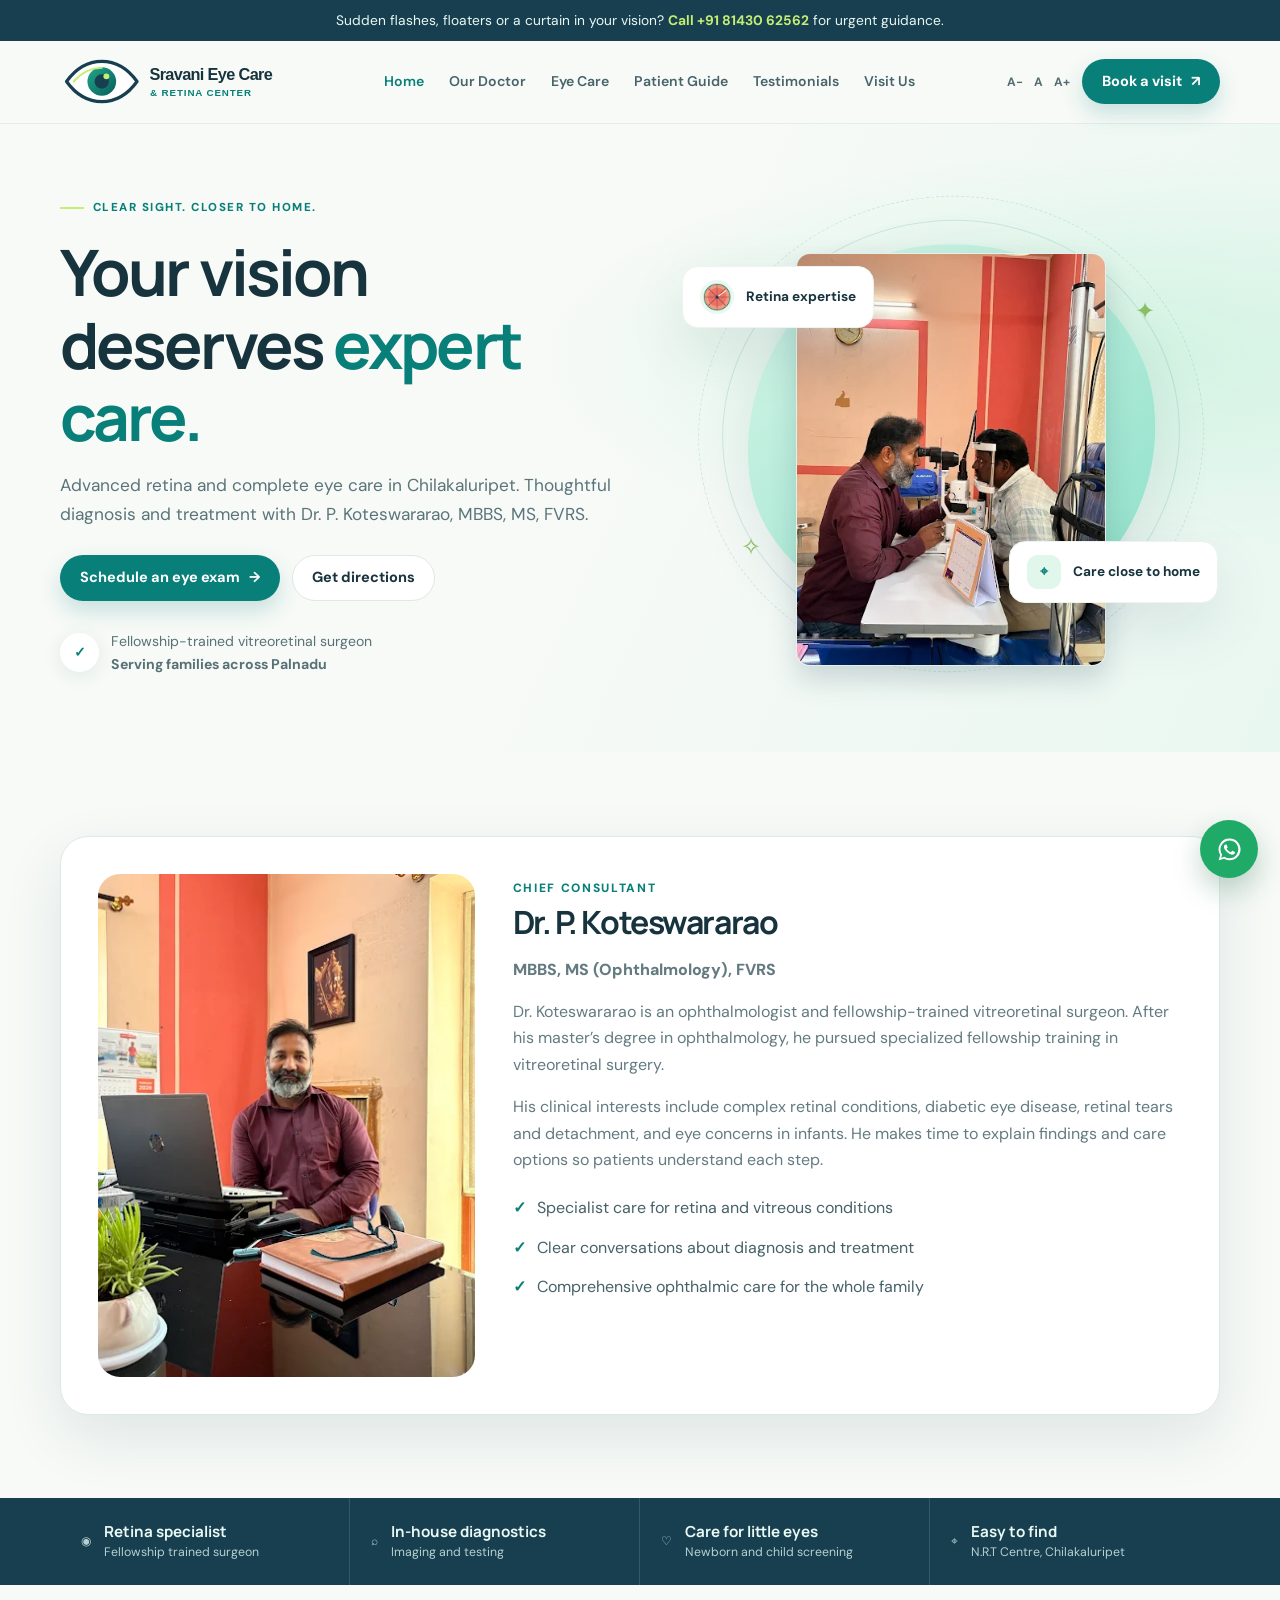
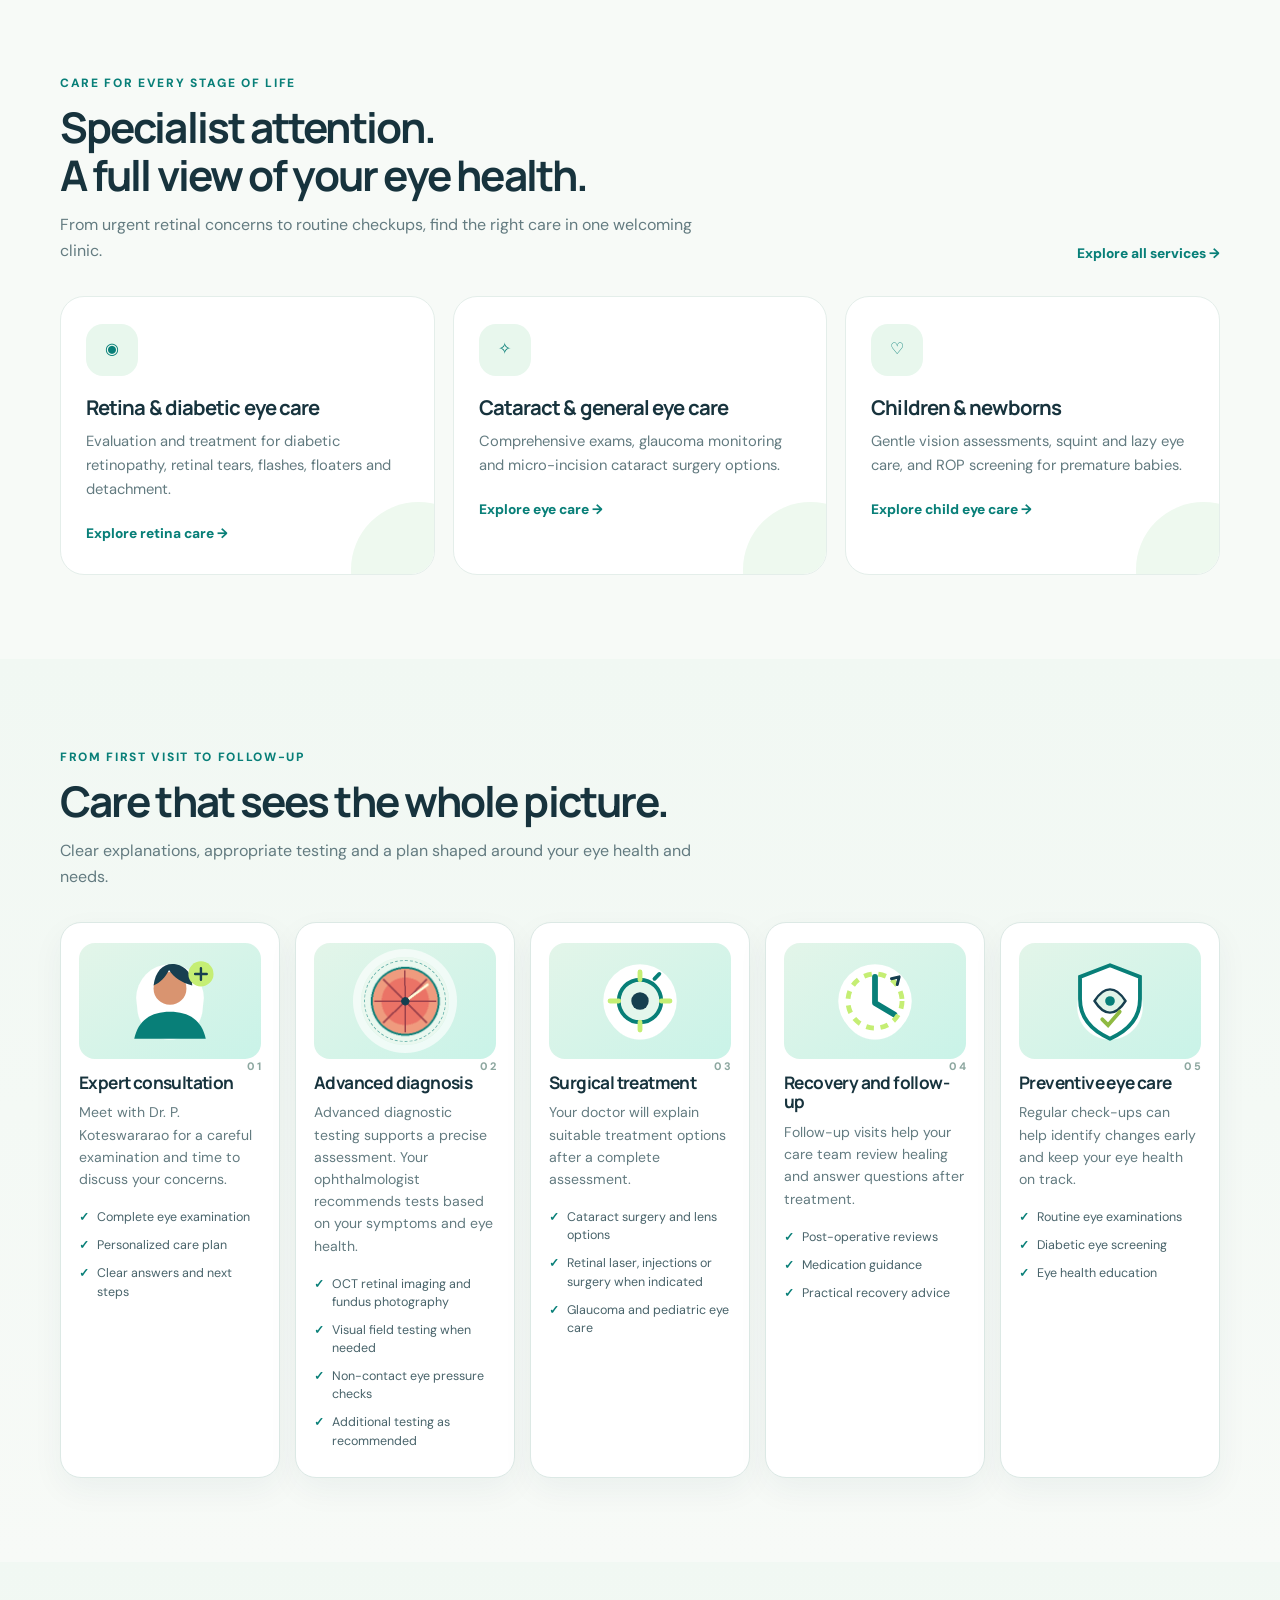
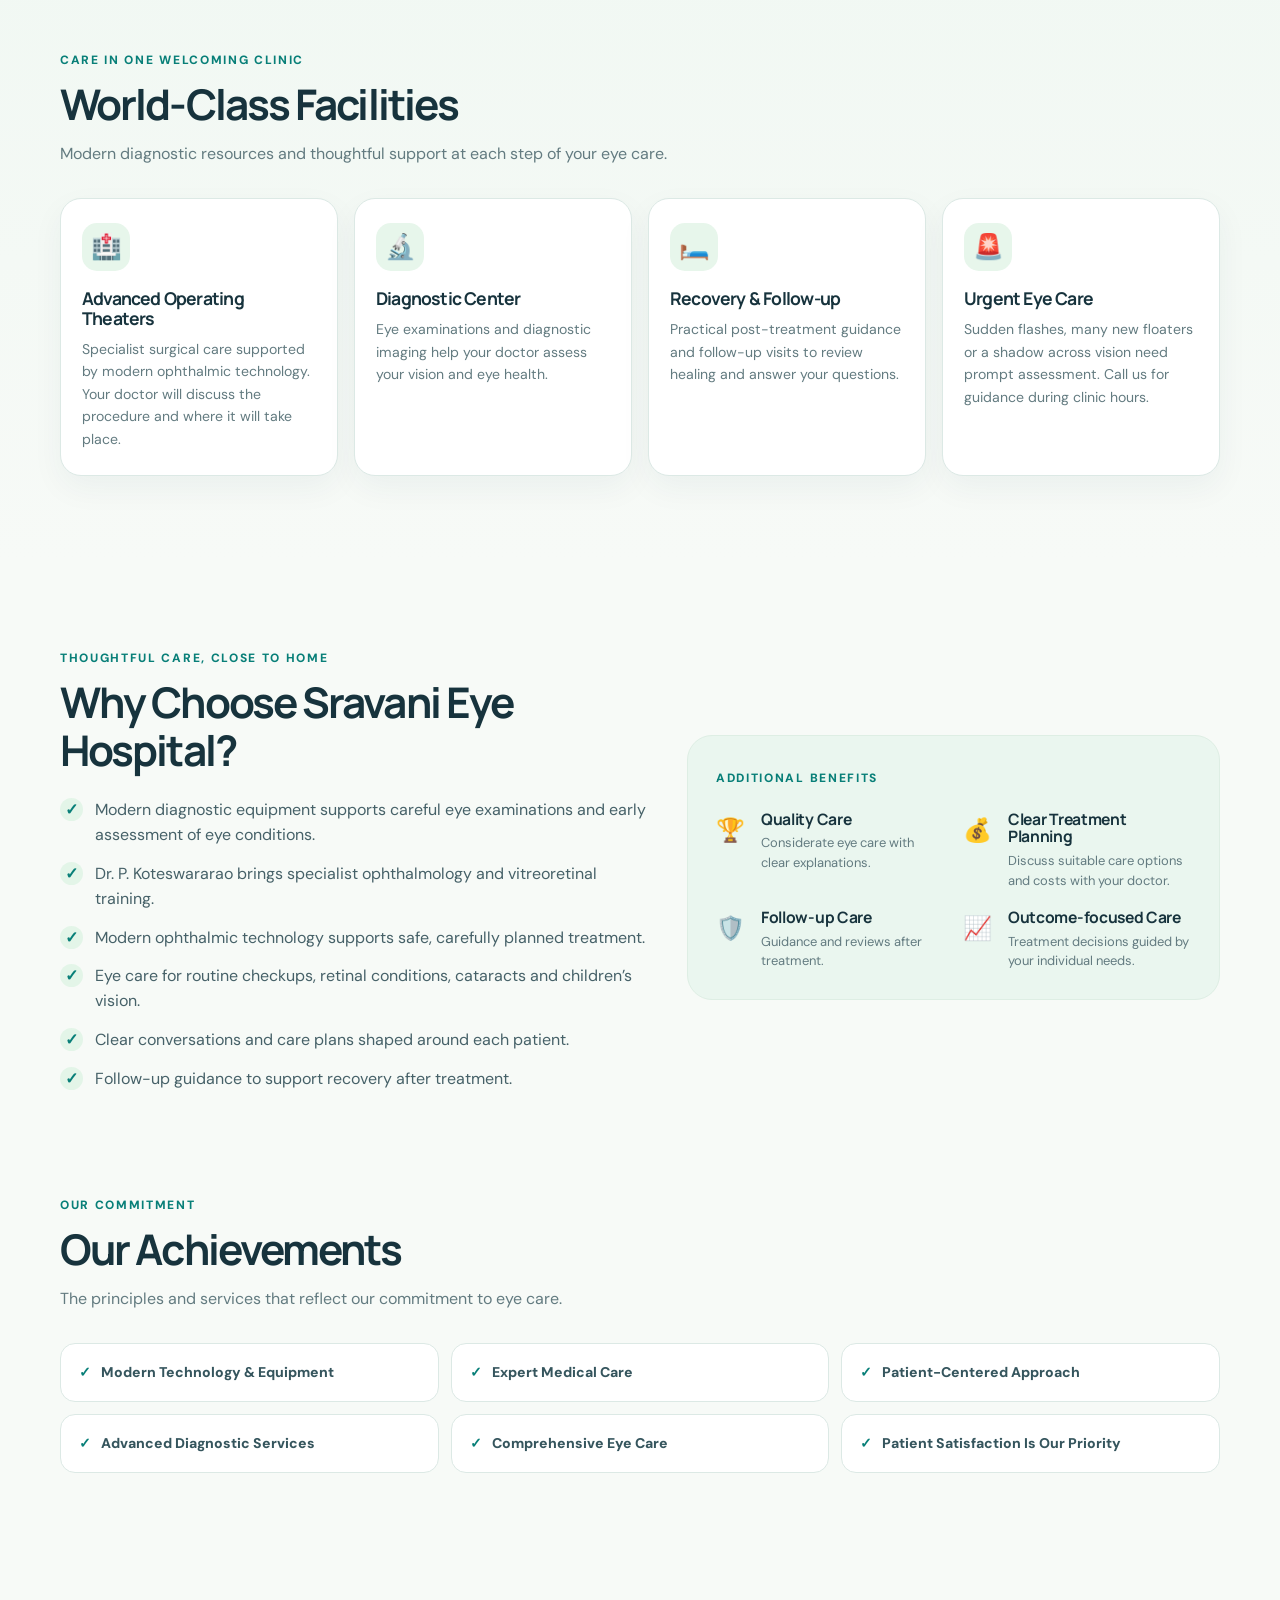
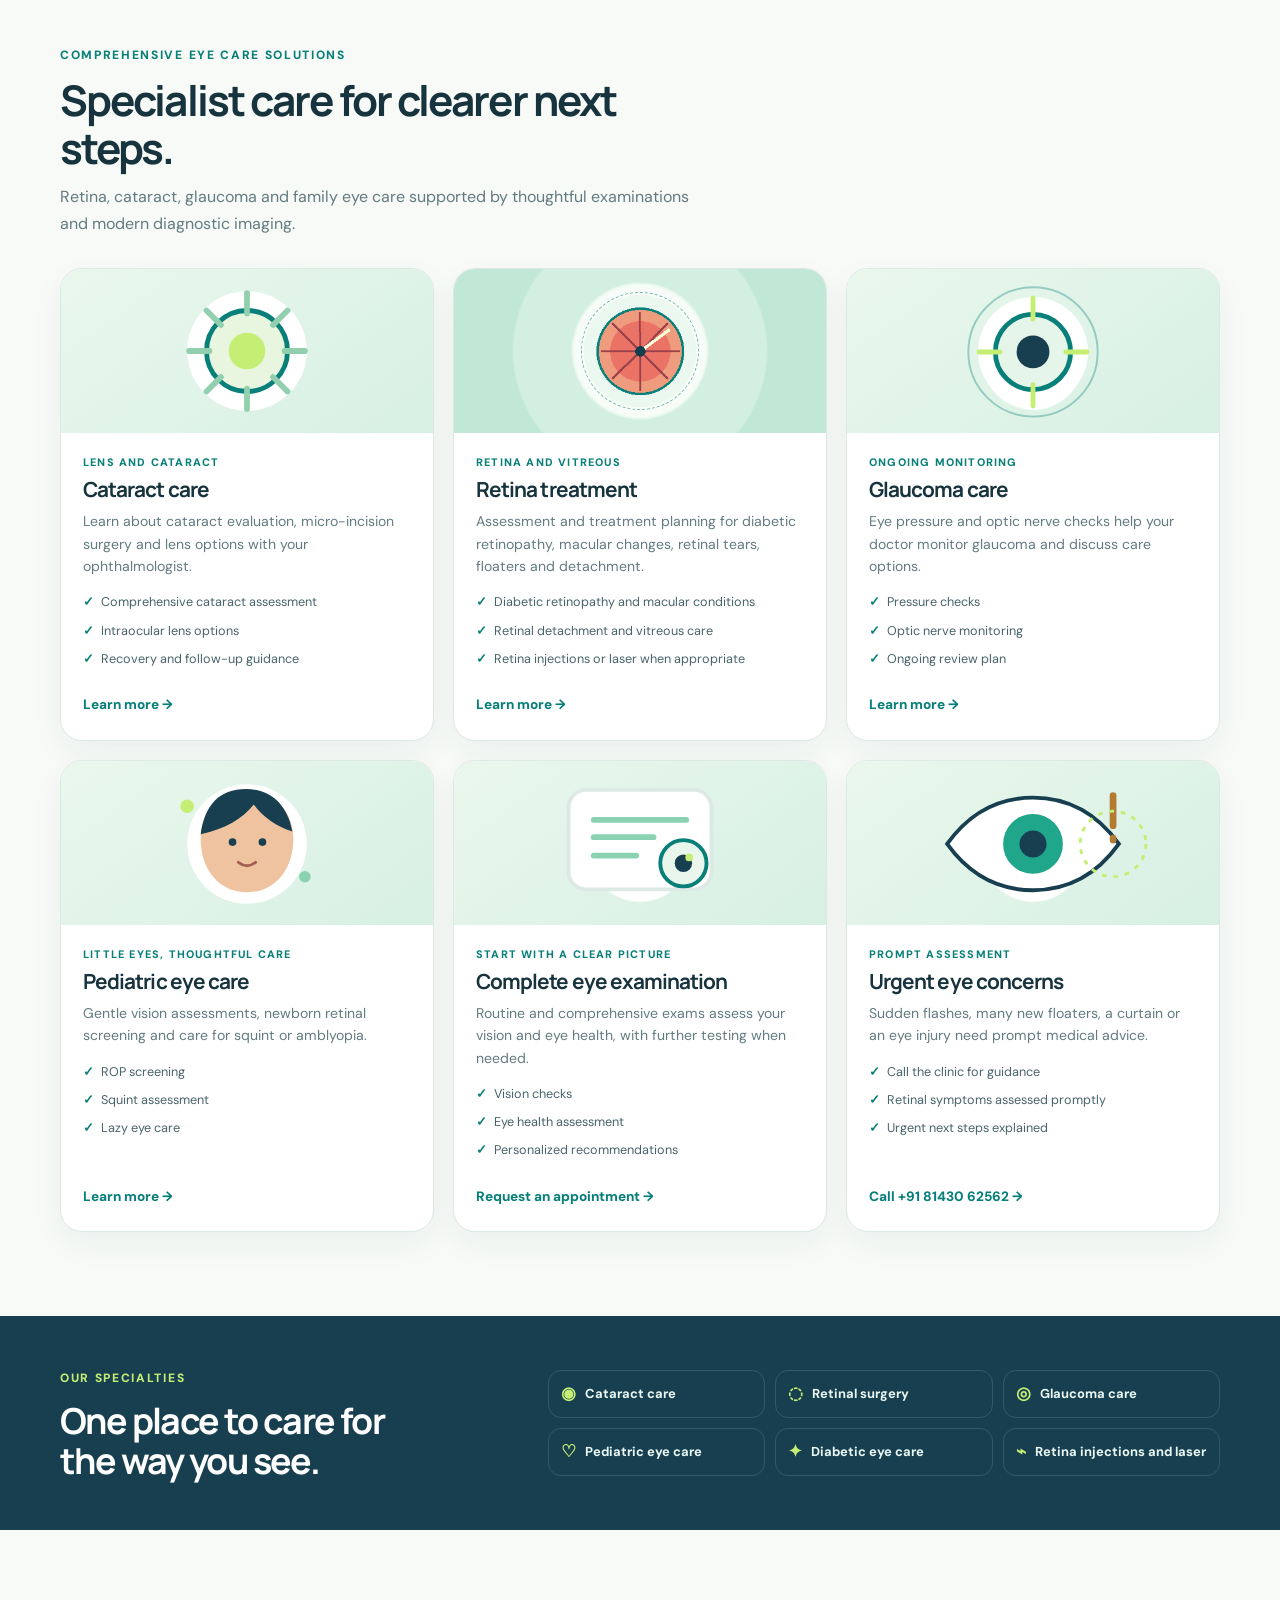
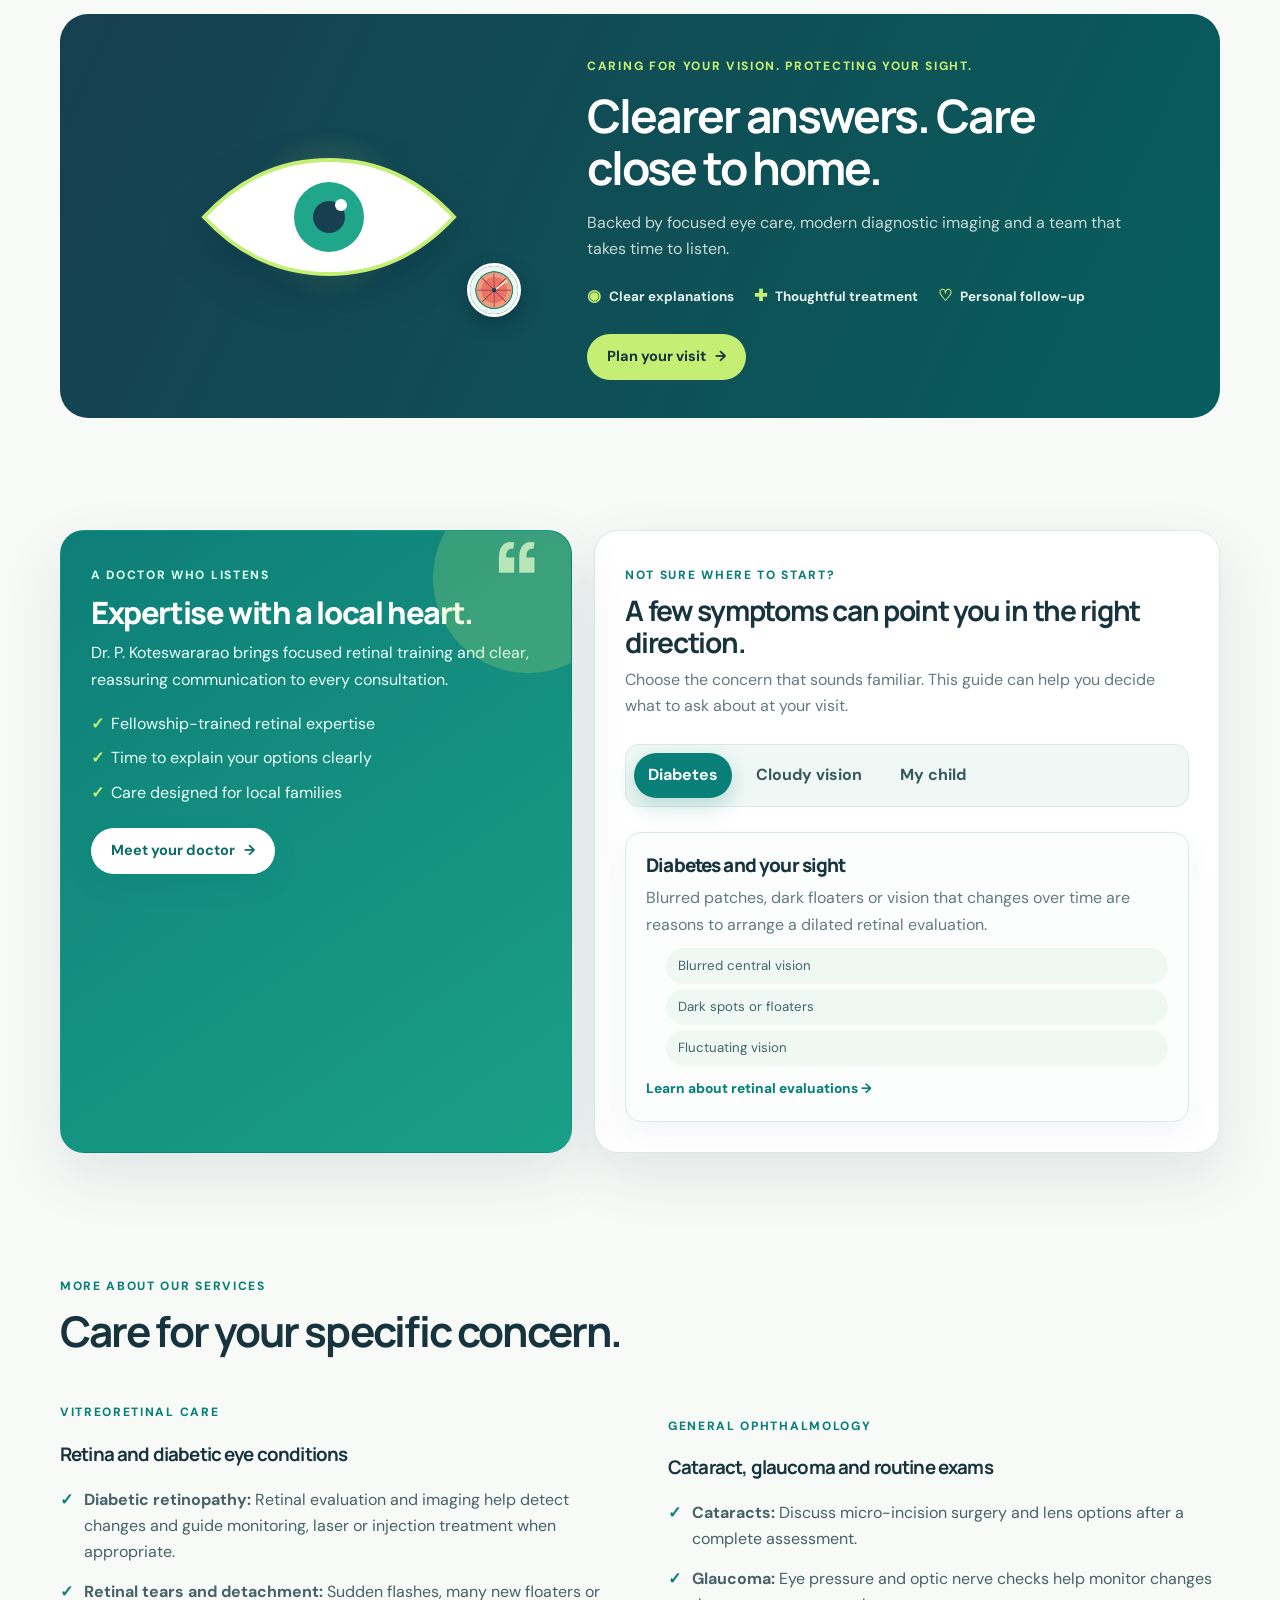
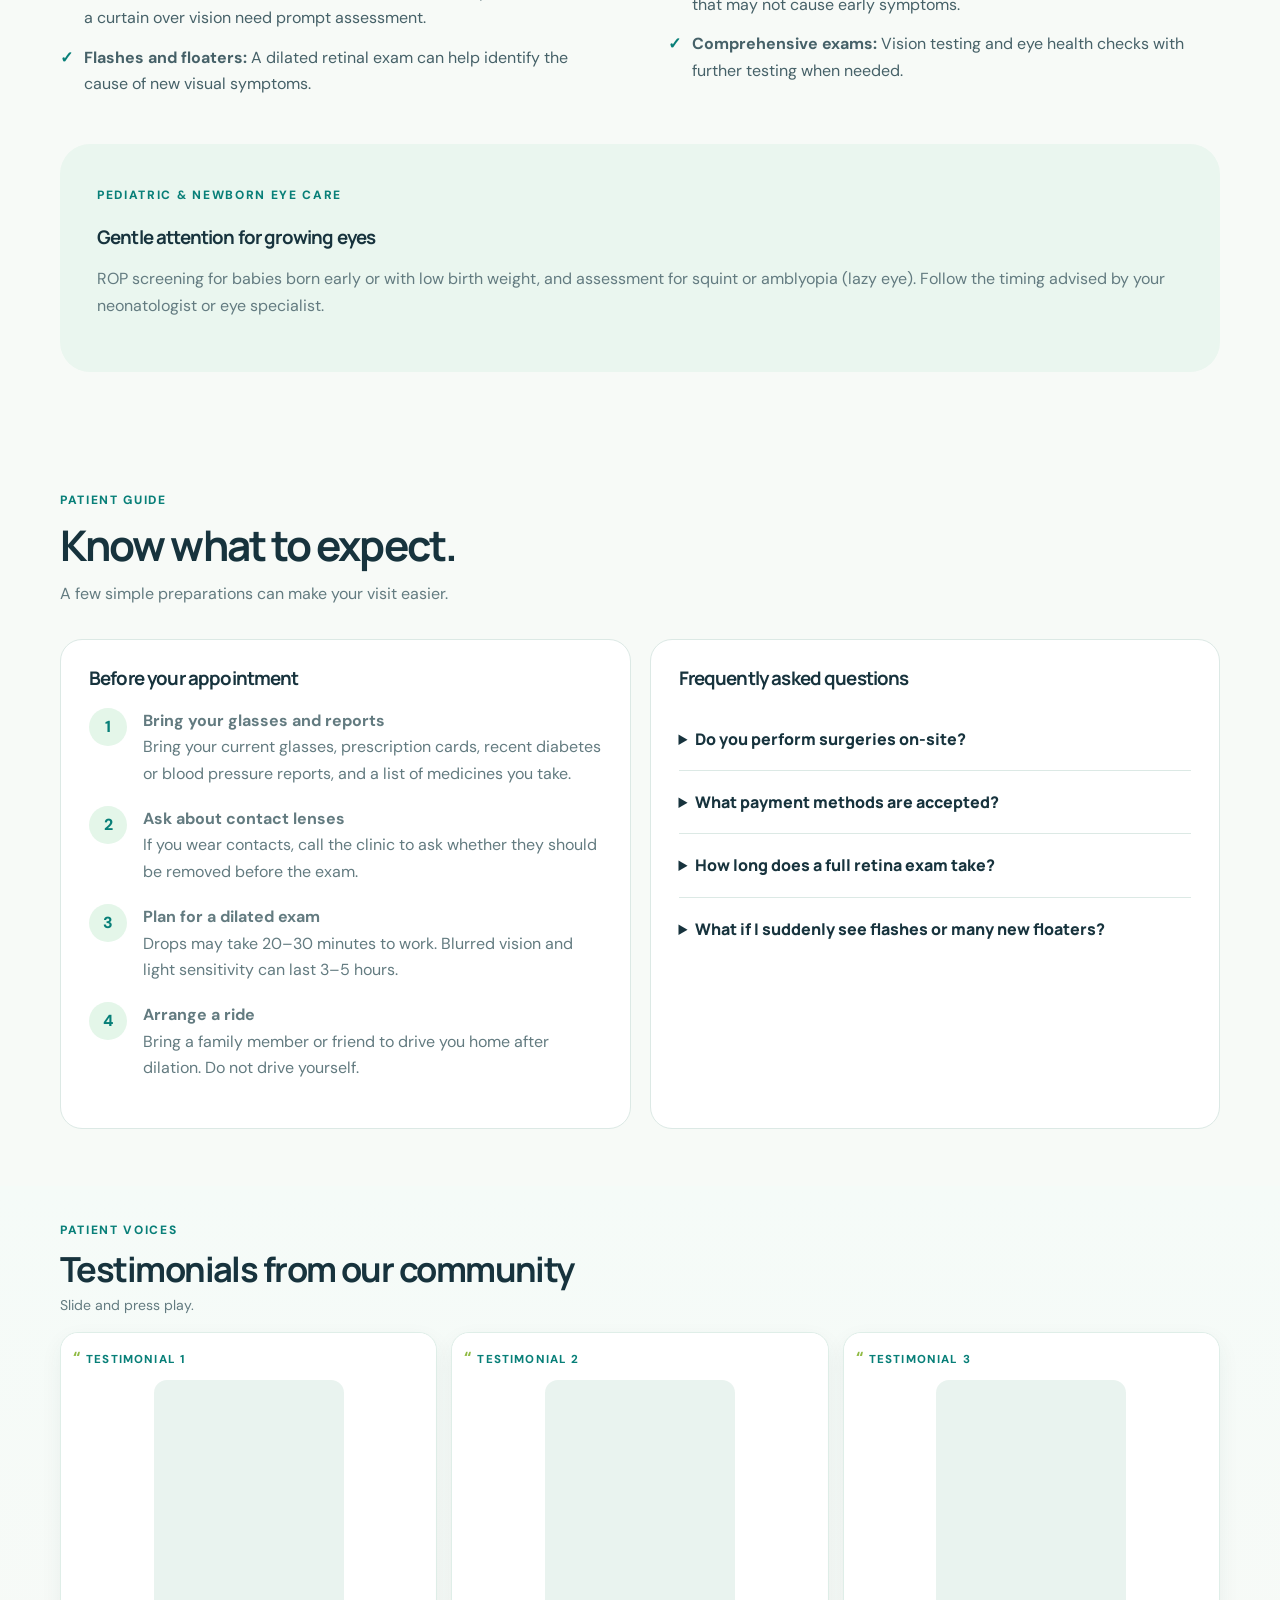
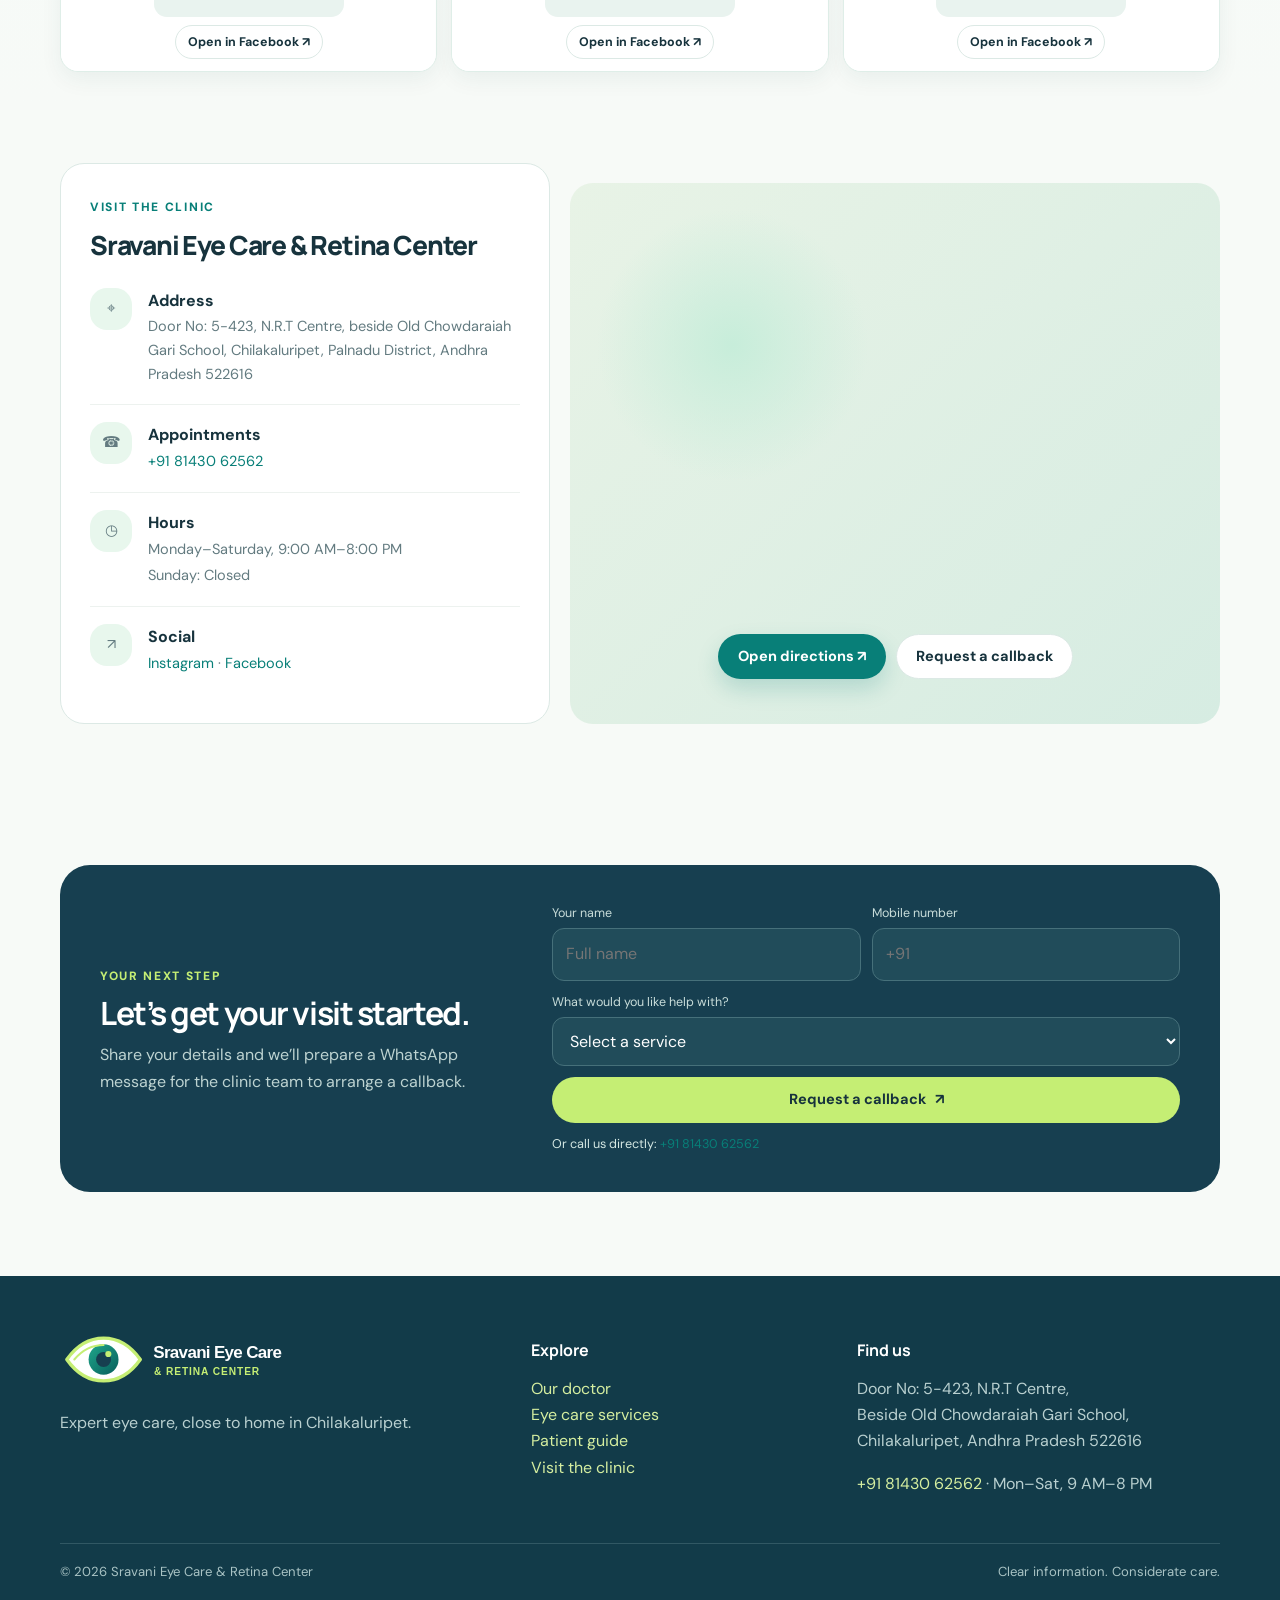
<file: index.html>
<!doctype html>
<html lang="en">
<head>
  <meta charset="UTF-8" />
  <meta name="viewport" content="width=device-width, initial-scale=1.0" />
  <meta name="theme-color" content="#f7faf7" />
  <title>Sravani Eye Care & Retina Center | Dr. P. Koteswararao | Chilakaluripet</title>
  <meta name="description" content="Expert retina surgery, diabetic eye care, cataract treatment and pediatric eye screening at Sravani Eye Care & Retina Center, N.R.T Centre, Chilakaluripet. Call +91 81430 62562." />
  <link rel="preconnect" href="https://fonts.googleapis.com" /><link rel="preconnect" href="https://fonts.gstatic.com" crossorigin />
  <link rel="stylesheet" href="styles.css" />
  <script type="application/ld+json">{"@context":"https://schema.org","@type":"MedicalOrganization","name":"Sravani Eye Care & Retina Center","alternateName":"Sravani Eye Clinic Chilakaluripet","description":"Specialized ophthalmic care providing vitreoretinal surgery, diabetic retinopathy management, cataract surgery and pediatric eye screening under Dr. P. Koteswararao.","url":"https://sravanieyecare.com","telephone":"+91-81430-62562","address":{"@type":"PostalAddress","streetAddress":"Door No: 5-423, N.R.T Centre, Beside Old Chowdaraiah Gari School","addressLocality":"Chilakaluripet","addressRegion":"Andhra Pradesh","postalCode":"522616","addressCountry":"IN"},"openingHours":"Mo-Sa 09:00-20:00","sameAs":["https://www.instagram.com/sravanieyecare/","https://www.facebook.com/p/Sravani-Eye-Care-Retina-Center-61590438663763/"]}</script>
</head>
<body>
  <div class="top-alert">Sudden flashes, floaters or a curtain in your vision? <a href="tel:+918143062562">Call +91 81430 62562</a> for urgent guidance.</div>
  <header class="site-header"><div class="container nav-wrap">
    <a class="logo" href="index.html" aria-label="Sravani Eye Care home"><img src="assets/sravani-eye-care-logo.svg" alt="Sravani Eye Care &amp; Retina Center" /></a>
    <button class="menu-toggle" type="button" aria-expanded="false" aria-controls="main-nav" aria-label="Open navigation">☰</button>
    <nav class="main-nav" id="main-nav" aria-label="Main navigation"><a href="#home" aria-current="page">Home</a><a href="#doctor">Our Doctor</a><a href="#services">Eye Care</a><a href="#guide">Patient Guide</a><a href="#testimonials">Testimonials</a><a href="#visit">Visit Us</a></nav>
    <div class="nav-tools"><div class="font-tools" aria-label="Text size"><button data-font-action="decrease" aria-label="Decrease text size">A−</button><button data-font-action="reset" aria-label="Reset text size">A</button><button data-font-action="increase" aria-label="Increase text size">A+</button></div><a class="btn btn-primary header-cta" href="#appointment">Book a visit <span aria-hidden="true">↗</span></a></div>
  </div></header>
  <main>
    <section class="hero" id="home"><div class="container hero-grid">
      <div class="reveal"><span class="eyebrow">Clear sight. Closer to home.</span><h1>Your vision deserves <em>expert care.</em></h1><p class="hero-copy">Advanced retina and complete eye care in Chilakaluripet. Thoughtful diagnosis and treatment with Dr. P. Koteswararao, MBBS, MS, FVRS.</p>
        <div class="cta-group"><a class="btn btn-primary" href="#appointment">Schedule an eye exam <span aria-hidden="true">→</span></a><a class="btn btn-light" href="https://maps.google.com/?q=5-423,+N.R.T+Centre,+Beside+Old+Chowdaraiah+Gari+School,+Chilakaluripet" target="_blank" rel="noopener noreferrer">Get directions</a></div>
        <div class="hero-note"><span class="doctor-seal">✓</span><span>Fellowship-trained vitreoretinal surgeon<br /><strong>Serving families across Palnadu</strong></span></div>
      </div>
      <div class="hero-art" aria-label="Sravani Eye Care clinic banner"><div class="eye-frame"></div>
        <img class="home-banner" src="assets/home-banner.png" alt="Sravani Eye Care clinic banner" loading="lazy" decoding="async" />
        <div class="orbit-card one"><img class="scan-gif" src="assets/retina-scan.gif" alt="" /><span>Retina expertise</span></div><div class="orbit-card two"><span class="orbit-icon">⌖</span><span>Care close to home</span></div><span class="spark s1">✦</span><span class="spark s2">✧</span>
      </div>
    </div></section>
    <section class="section" id="doctor">
      <div class="container doctor-card reveal">
        <div class="doctor-visual"><img src="assets/doctor.png" alt="Dr. P. Koteswararao, ophthalmologist and retina specialist" /></div>
        <div class="doctor-copy"><span class="section-kicker">Chief Consultant</span><h2>Dr. P. Koteswararao</h2><p class="credential">MBBS, MS (Ophthalmology), FVRS</p><p>Dr. Koteswararao is an ophthalmologist and fellowship-trained vitreoretinal surgeon. After his master’s degree in ophthalmology, he pursued specialized fellowship training in vitreoretinal surgery.</p><p>His clinical interests include complex retinal conditions, diabetic eye disease, retinal tears and detachment, and eye concerns in infants. He makes time to explain findings and care options so patients understand each step.</p><ul class="bullet-list"><li><span class="check">✓</span><span>Specialist care for retina and vitreous conditions</span></li><li><span class="check">✓</span><span>Clear conversations about diagnosis and treatment</span></li><li><span class="check">✓</span><span>Comprehensive ophthalmic care for the whole family</span></li></ul></div>
      </div>
    </section>
    <section class="trust-strip"><div class="container trust-grid"><div class="trust-item"><span class="trust-icon">◉</span><div><strong>Retina specialist</strong><span>Fellowship trained surgeon</span></div></div><div class="trust-item"><span class="trust-icon">⌕</span><div><strong>In-house diagnostics</strong><span>Imaging and testing</span></div></div><div class="trust-item"><span class="trust-icon">♡</span><div><strong>Care for little eyes</strong><span>Newborn and child screening</span></div></div><div class="trust-item"><span class="trust-icon">⌖</span><div><strong>Easy to find</strong><span>N.R.T Centre, Chilakaluripet</span></div></div></div></section>
    <section class="section" id="services"><div class="container"><div class="section-head"><div><span class="section-kicker">Care for every stage of life</span><h2 class="section-title">Specialist attention.<br />A full view of your eye health.</h2><p class="section-intro">From urgent retinal concerns to routine checkups, find the right care in one welcoming clinic.</p></div><a class="text-link" href="#eye-care-solutions">Explore all services →</a></div>
      <div class="service-grid"><article class="service-card reveal"><div class="service-icon">◉</div><h3>Retina & diabetic eye care</h3><p>Evaluation and treatment for diabetic retinopathy, retinal tears, flashes, floaters and detachment.</p><a class="text-link" href="#retina-care">Explore retina care →</a></article><article class="service-card reveal"><div class="service-icon">✧</div><h3>Cataract & general eye care</h3><p>Comprehensive exams, glaucoma monitoring and micro-incision cataract surgery options.</p><a class="text-link" href="#general-care">Explore eye care →</a></article><article class="service-card reveal"><div class="service-icon">♡</div><h3>Children & newborns</h3><p>Gentle vision assessments, squint and lazy eye care, and ROP screening for premature babies.</p><a class="text-link" href="#pediatric-care">Explore child eye care →</a></article></div>
    </div></section>
    <section class="section care-pathway" id="care-journey"><div class="container"><div class="section-head"><div><span class="section-kicker">From first visit to follow-up</span><h2 class="section-title">Care that sees the whole picture.</h2><p class="section-intro">Clear explanations, appropriate testing and a plan shaped around your eye health and needs.</p></div></div>
      <div class="pathway-grid">
        <article class="pathway-card reveal"><div class="pathway-art consult-art" aria-hidden="true"><svg viewBox="0 0 120 100"><circle cx="60" cy="47" r="35" fill="#fff"/><path d="M23 89c4-19 17-28 37-28s33 9 37 28" fill="#087f78"/><circle cx="60" cy="37" r="17" fill="#d99470"/><path d="M43 34c2-16 11-24 23-22 11 2 17 11 17 22-11-3-19-8-24-16-4 8-9 13-16 16" fill="#173f50"/><circle cx="92" cy="22" r="13" fill="#c5ee74"/><path d="M92 16v12m-6-6h12" stroke="#173f50" stroke-width="2.5" stroke-linecap="round"/></svg></div><span class="pathway-number">01</span><h3>Expert consultation</h3><p>Meet with Dr. P. Koteswararao for a careful examination and time to discuss your concerns.</p><ul><li>Complete eye examination</li><li>Personalized care plan</li><li>Clear answers and next steps</li></ul></article>
        <article class="pathway-card reveal"><div class="pathway-art diagnostic-art"><img src="assets/retina-scan.gif" alt="Animated retinal scan illustration" /><span class="scan-ring" aria-hidden="true"></span></div><span class="pathway-number">02</span><h3>Advanced diagnosis</h3><p>Advanced diagnostic testing supports a precise assessment. Your ophthalmologist recommends tests based on your symptoms and eye health.</p><ul><li>OCT retinal imaging and fundus photography</li><li>Visual field testing when needed</li><li>Non-contact eye pressure checks</li><li>Additional testing as recommended</li></ul></article>
        <article class="pathway-card reveal"><div class="pathway-art treatment-art" aria-hidden="true"><svg viewBox="0 0 120 100"><circle cx="60" cy="50" r="38" fill="#fff"/><circle cx="60" cy="50" r="22" fill="#e4f6ec" stroke="#087f78" stroke-width="4"/><circle cx="60" cy="50" r="9" fill="#173f50"/><path d="M60 28v-8m22 30h9M60 72v8M38 50h-9" stroke="#c5ee74" stroke-width="5" stroke-linecap="round"/><path d="m75 27 5-5" stroke="#087f78" stroke-width="4" stroke-linecap="round"/></svg></div><span class="pathway-number">03</span><h3>Surgical treatment</h3><p>Your doctor will explain suitable treatment options after a complete assessment.</p><ul><li>Cataract surgery and lens options</li><li>Retinal laser, injections or surgery when indicated</li><li>Glaucoma and pediatric eye care</li></ul></article>
        <article class="pathway-card reveal"><div class="pathway-art recovery-art" aria-hidden="true"><svg viewBox="0 0 120 100"><circle cx="60" cy="50" r="38" fill="#fff"/><path d="M60 25v27l20 12" fill="none" stroke="#087f78" stroke-width="6" stroke-linecap="round" stroke-linejoin="round"/><circle cx="60" cy="50" r="28" fill="none" stroke="#c5ee74" stroke-width="5" stroke-dasharray="8 7"/><path d="m77 27 8-2-2 8" fill="none" stroke="#173f50" stroke-width="3" stroke-linecap="round" stroke-linejoin="round"/></svg></div><span class="pathway-number">04</span><h3>Recovery and follow-up</h3><p>Follow-up visits help your care team review healing and answer questions after treatment.</p><ul><li>Post-operative reviews</li><li>Medication guidance</li><li>Practical recovery advice</li></ul></article>
        <article class="pathway-card reveal"><div class="pathway-art prevention-art" aria-hidden="true"><svg viewBox="0 0 120 100"><path d="M60 13 91 25v23c0 20-13 33-31 41-18-8-31-21-31-41V25Z" fill="#fff" stroke="#087f78" stroke-width="4"/><path d="M44 50c5-8 11-12 16-12s11 4 16 12c-5 8-11 12-16 12s-11-4-16-12Z" fill="#e1f4e8" stroke="#173f50" stroke-width="2.5"/><circle cx="60" cy="50" r="5" fill="#087f78"/><path d="m52 69 6 6 12-14" fill="none" stroke="#8fba42" stroke-width="4" stroke-linecap="round"/></svg></div><span class="pathway-number">05</span><h3>Preventive eye care</h3><p>Regular check-ups can help identify changes early and keep your eye health on track.</p><ul><li>Routine eye examinations</li><li>Diabetic eye screening</li><li>Eye health education</li></ul></article>
      </div>
    </div></section>
    <section class="section facilities-section" id="facilities"><div class="container"><div class="section-head"><div><span class="section-kicker">Care in one welcoming clinic</span><h2 class="section-title">World-Class Facilities</h2><p class="section-intro">Modern diagnostic resources and thoughtful support at each step of your eye care.</p></div></div>
      <div class="facilities-grid">
        <article class="facility-card reveal"><span class="facility-icon" aria-hidden="true">🏥</span><h3>Advanced Operating Theaters</h3><p>Specialist surgical care supported by modern ophthalmic technology. Your doctor will discuss the procedure and where it will take place.</p></article>
        <article class="facility-card reveal"><span class="facility-icon" aria-hidden="true">🔬</span><h3>Diagnostic Center</h3><p>Eye examinations and diagnostic imaging help your doctor assess your vision and eye health.</p></article>
        <article class="facility-card reveal"><span class="facility-icon" aria-hidden="true">🛏️</span><h3>Recovery & Follow-up</h3><p>Practical post-treatment guidance and follow-up visits to review healing and answer your questions.</p></article>
        <article class="facility-card reveal"><span class="facility-icon" aria-hidden="true">🚨</span><h3>Urgent Eye Care</h3><p>Sudden flashes, many new floaters or a shadow across vision need prompt assessment. Call us for guidance during clinic hours.</p></article>
      </div>
    </div></section>
    <section class="section why-section" id="why-sravani"><div class="container why-layout"><div><span class="section-kicker">Thoughtful care, close to home</span><h2 class="section-title">Why Choose Sravani Eye Hospital?</h2><ul class="why-list"><li><span aria-hidden="true">✓</span><span>Modern diagnostic equipment supports careful eye examinations and early assessment of eye conditions.</span></li><li><span aria-hidden="true">✓</span><span>Dr. P. Koteswararao brings specialist ophthalmology and vitreoretinal training.</span></li><li><span aria-hidden="true">✓</span><span>Modern ophthalmic technology supports safe, carefully planned treatment.</span></li><li><span aria-hidden="true">✓</span><span>Eye care for routine checkups, retinal conditions, cataracts and children’s vision.</span></li><li><span aria-hidden="true">✓</span><span>Clear conversations and care plans shaped around each patient.</span></li><li><span aria-hidden="true">✓</span><span>Follow-up guidance to support recovery after treatment.</span></li></ul></div>
      <aside class="benefits-panel"><span class="section-kicker">Additional Benefits</span><div class="benefit-grid"><article><span aria-hidden="true">🏆</span><div><h3>Quality Care</h3><p>Considerate eye care with clear explanations.</p></div></article><article><span aria-hidden="true">💰</span><div><h3>Clear Treatment Planning</h3><p>Discuss suitable care options and costs with your doctor.</p></div></article><article><span aria-hidden="true">🛡️</span><div><h3>Follow-up Care</h3><p>Guidance and reviews after treatment.</p></div></article><article><span aria-hidden="true">📈</span><div><h3>Outcome-focused Care</h3><p>Treatment decisions guided by your individual needs.</p></div></article></div></aside>
    </div></section>
    <section class="section achievements-section" id="achievements"><div class="container"><div class="section-head"><div><span class="section-kicker">Our commitment</span><h2 class="section-title">Our Achievements</h2><p class="section-intro">The principles and services that reflect our commitment to eye care.</p></div></div><div class="achievement-list"><span>Modern Technology &amp; Equipment</span><span>Expert Medical Care</span><span>Patient-Centered Approach</span><span>Advanced Diagnostic Services</span><span>Comprehensive Eye Care</span><span>Patient Satisfaction Is Our Priority</span></div></div></section>
    <section class="section solutions-section" id="eye-care-solutions"><div class="container"><div class="section-head"><div><span class="section-kicker">Comprehensive eye care solutions</span><h2 class="section-title">Specialist care for clearer next steps.</h2><p class="section-intro">Retina, cataract, glaucoma and family eye care supported by thoughtful examinations and modern diagnostic imaging.</p></div></div>
      <div class="solutions-grid">
        <article class="solution-card reveal"><div class="solution-art" aria-hidden="true"><svg viewBox="0 0 320 170"><circle cx="160" cy="85" r="62" fill="#fff"/><circle cx="160" cy="85" r="42" fill="#e9f6df" stroke="#087f78" stroke-width="5"/><circle cx="160" cy="85" r="19" fill="#c5ee74"/><path d="M160 25v21m0 78v21m60-60h-21m-78 0h-21m102-42-15 15m-54 54-15 15m84 0-15-15m-54-54-15-15" stroke="#91cfae" stroke-width="6" stroke-linecap="round"/></svg></div><div class="solution-content"><span class="solution-label">Lens and cataract</span><h3>Cataract care</h3><p>Learn about cataract evaluation, micro-incision surgery and lens options with your ophthalmologist.</p><ul><li>Comprehensive cataract assessment</li><li>Intraocular lens options</li><li>Recovery and follow-up guidance</li></ul><a class="text-link" href="#general-care">Learn more <span aria-hidden="true">&#8594;</span></a></div></article>
        <article class="solution-card reveal"><div class="solution-art retina-art"><img src="assets/retina-scan.gif" alt="Animated retinal scan" /><span class="retina-orbit" aria-hidden="true"></span></div><div class="solution-content"><span class="solution-label">Retina and vitreous</span><h3>Retina treatment</h3><p>Assessment and treatment planning for diabetic retinopathy, macular changes, retinal tears, floaters and detachment.</p><ul><li>Diabetic retinopathy and macular conditions</li><li>Retinal detachment and vitreous care</li><li>Retina injections or laser when appropriate</li></ul><a class="text-link" href="#retina-care">Learn more <span aria-hidden="true">&#8594;</span></a></div></article>
        <article class="solution-card reveal"><div class="solution-art glaucoma-art" aria-hidden="true"><svg viewBox="0 0 320 170"><circle cx="160" cy="86" r="57" fill="#fff"/><circle cx="160" cy="86" r="39" fill="#e5f5e9" stroke="#087f78" stroke-width="5"/><circle cx="160" cy="86" r="17" fill="#173f50"/><path d="M160 30v22m0 68v22m56-56h-22m-68 0h-22" stroke="#c5ee74" stroke-width="5" stroke-linecap="round"/><circle class="glaucoma-pulse" cx="160" cy="86" r="67" fill="none" stroke="#087f78" stroke-width="2" opacity=".35"/></svg></div><div class="solution-content"><span class="solution-label">Ongoing monitoring</span><h3>Glaucoma care</h3><p>Eye pressure and optic nerve checks help your doctor monitor glaucoma and discuss care options.</p><ul><li>Pressure checks</li><li>Optic nerve monitoring</li><li>Ongoing review plan</li></ul><a class="text-link" href="#general-care">Learn more <span aria-hidden="true">&#8594;</span></a></div></article>
        <article class="solution-card reveal"><div class="solution-art pediatric-art" aria-hidden="true"><svg viewBox="0 0 320 170"><circle cx="160" cy="86" r="62" fill="#fff"/><path d="M160 32c-29 0-48 20-48 49 0 31 19 55 48 55s48-24 48-55c0-29-19-49-48-49" fill="#f0c3a0"/><path d="M112 76c4-30 19-47 47-47 25 0 43 16 48 44-16-5-31-15-40-28-12 15-29 25-55 31" fill="#173f50"/><circle cx="145" cy="84" r="4" fill="#173f50"/><circle cx="176" cy="84" r="4" fill="#173f50"/><path d="M151 105q9 7 18 0" fill="none" stroke="#a55f52" stroke-width="3" stroke-linecap="round"/><circle cx="98" cy="47" r="7" fill="#c5ee74"/><circle cx="220" cy="120" r="6" fill="#8bd2b2"/></svg></div><div class="solution-content"><span class="solution-label">Little eyes, thoughtful care</span><h3>Pediatric eye care</h3><p>Gentle vision assessments, newborn retinal screening and care for squint or amblyopia.</p><ul><li>ROP screening</li><li>Squint assessment</li><li>Lazy eye care</li></ul><a class="text-link" href="#pediatric-care">Learn more <span aria-hidden="true">&#8594;</span></a></div></article>
        <article class="solution-card reveal"><div class="solution-art exam-art" aria-hidden="true"><svg viewBox="0 0 320 170"><rect x="86" y="30" width="148" height="103" rx="18" fill="#fff" stroke="#dce9e5" stroke-width="4"/><path d="M112 61h96M112 79h62M112 98h44" stroke="#8bd2b2" stroke-width="6" stroke-linecap="round"/><circle cx="205" cy="106" r="24" fill="#e8f6eb" stroke="#087f78" stroke-width="4"/><circle cx="205" cy="106" r="9" fill="#173f50"/><circle cx="211" cy="100" r="4" fill="#c5ee74"/></svg></div><div class="solution-content"><span class="solution-label">Start with a clear picture</span><h3>Complete eye examination</h3><p>Routine and comprehensive exams assess your vision and eye health, with further testing when needed.</p><ul><li>Vision checks</li><li>Eye health assessment</li><li>Personalized recommendations</li></ul><a class="text-link" href="#appointment">Request an appointment <span aria-hidden="true">&#8594;</span></a></div></article>
        <article class="solution-card reveal"><div class="solution-art urgent-art" aria-hidden="true"><svg viewBox="0 0 320 170"><path d="M71 86c23-32 52-48 89-48s66 16 89 48c-23 32-52 48-89 48S94 118 71 86Z" fill="#fff" stroke="#173f50" stroke-width="4"/><circle cx="160" cy="86" r="31" fill="#20a68a"/><circle cx="160" cy="86" r="14" fill="#173f50"/><path d="M243 36v31m0 13v2" stroke="#b47b32" stroke-width="7" stroke-linecap="round"/><circle cx="243" cy="86" r="34" fill="none" stroke="#c5ee74" stroke-width="3" stroke-dasharray="5 7"/></svg></div><div class="solution-content"><span class="solution-label">Prompt assessment</span><h3>Urgent eye concerns</h3><p>Sudden flashes, many new floaters, a curtain or an eye injury need prompt medical advice.</p><ul><li>Call the clinic for guidance</li><li>Retinal symptoms assessed promptly</li><li>Urgent next steps explained</li></ul><a class="text-link" href="tel:+918143062562">Call +91 81430 62562 <span aria-hidden="true">&#8594;</span></a></div></article>
      </div>
    </div></section>
    <section class="specialties-strip"><div class="container specialties-layout"><div><span class="section-kicker">Our specialties</span><h2>One place to care for the way you see.</h2></div><div class="specialty-list"><a href="#general-care"><span>◉</span>Cataract care</a><a href="#retina-care"><span>◌</span>Retinal surgery</a><a href="#general-care"><span>◎</span>Glaucoma care</a><a href="#pediatric-care"><span>♡</span>Pediatric eye care</a><a href="#retina-care"><span>✦</span>Diabetic eye care</a><a href="#retina-care"><span>⌁</span>Retina injections and laser</a></div></div></section>
    <section class="section"><div class="container vision-banner reveal"><div class="vision-banner-art" aria-hidden="true"><span class="vision-sun"></span><svg viewBox="0 0 320 180"><path d="M35 91c35-38 76-57 125-57s90 19 125 57c-35 38-76 57-125 57S70 129 35 91Z" fill="#fff" stroke="#c5ee74" stroke-width="4"/><circle cx="160" cy="91" r="35" fill="#20a68a"/><circle cx="160" cy="91" r="16" fill="#173f50"/><circle cx="172" cy="79" r="6" fill="#fff"/></svg><img src="assets/retina-scan.gif" alt="Animated retina scan" /></div><div><span class="section-kicker" style="color:var(--lime)">Caring for your vision. Protecting your sight.</span><h2>Clearer answers. Care close to home.</h2><p>Backed by focused eye care, modern diagnostic imaging and a team that takes time to listen.</p><div class="vision-points"><span><b>◉</b> Clear explanations</span><span><b>✚</b> Thoughtful treatment</span><span><b>♡</b> Personal follow-up</span></div><a class="btn btn-lime" href="#appointment">Plan your visit <span aria-hidden="true">&#8594;</span></a></div></div></section>    <section class="section-tight insight-section"><div class="container insight-grid"><article class="insight-doctor reveal"><span class="quote-mark">“</span><span class="section-kicker">A doctor who listens</span><h2>Expertise with a local heart.</h2><p>Dr. P. Koteswararao brings focused retinal training and clear, reassuring communication to every consultation.</p><ul class="insight-points"><li>Fellowship-trained retinal expertise</li><li>Time to explain your options clearly</li><li>Care designed for local families</li></ul><a class="btn btn-primary" href="#doctor">Meet your doctor <span aria-hidden="true">→</span></a></article><article class="insight-guide reveal"><span class="section-kicker">Not sure where to start?</span><h2 class="section-title">A few symptoms can point you in the right direction.</h2><p class="section-intro">Choose the concern that sounds familiar. This guide can help you decide what to ask about at your visit.</p><div class="symptom-tabs" role="tablist" aria-label="Choose an eye care concern"><button role="tab" id="tab-diabetes" aria-controls="panel-diabetes" aria-selected="true" data-symptom="diabetes">Diabetes</button><button role="tab" id="tab-cloudy" aria-controls="panel-cloudy" aria-selected="false" data-symptom="cloudy">Cloudy vision</button><button role="tab" id="tab-child" aria-controls="panel-child" aria-selected="false" data-symptom="child">My child</button></div>
      <div class="symptom-panel" id="panel-diabetes" role="tabpanel" aria-labelledby="tab-diabetes"><h3>Diabetes and your sight</h3><p>Blurred patches, dark floaters or vision that changes over time are reasons to arrange a dilated retinal evaluation.</p><ul><li>Blurred central vision</li><li>Dark spots or floaters</li><li>Fluctuating vision</li></ul><a class="text-link" href="#retina-care">Learn about retinal evaluations →</a></div>
      <div class="symptom-panel" id="panel-cloudy" role="tabpanel" aria-labelledby="tab-cloudy" hidden><h3>Cloudy or faded vision</h3><p>Glare, halos around lights and faded colors can be associated with cataracts. An eye exam helps identify the cause.</p><ul><li>Glare at night</li><li>Faded colors</li><li>Foggy vision</li></ul><a class="text-link" href="#general-care">Learn about cataract care →</a></div>
      <div class="symptom-panel" id="panel-child" role="tabpanel" aria-labelledby="tab-child" hidden><h3>Vision care for babies and children</h3><p>Premature babies and children with unusual tracking, persistent watering or a white pupil reflection should be assessed promptly.</p><ul><li>Born prematurely</li><li>Uneven eye tracking</li><li>White pupil reflection</li></ul><a class="text-link" href="#pediatric-care">Learn about children's eye care →</a></div>
    </article></div></section>
    <section class="section-tight" id="service-details"><div class="container"><div class="section-head"><div><span class="section-kicker">More about our services</span><h2 class="section-title">Care for your specific concern.</h2></div></div><div class="split">
      <div id="retina-care"><span class="section-kicker">Vitreoretinal care</span><h3>Retina and diabetic eye conditions</h3><ul class="bullet-list"><li><span class="check">✓</span><span><strong>Diabetic retinopathy:</strong> Retinal evaluation and imaging help detect changes and guide monitoring, laser or injection treatment when appropriate.</span></li><li><span class="check">✓</span><span><strong>Retinal tears and detachment:</strong> Sudden flashes, many new floaters or a curtain over vision need prompt assessment.</span></li><li><span class="check">✓</span><span><strong>Flashes and floaters:</strong> A dilated retinal exam can help identify the cause of new visual symptoms.</span></li></ul></div>
      <div id="general-care"><span class="section-kicker">General ophthalmology</span><h3>Cataract, glaucoma and routine exams</h3><ul class="bullet-list"><li><span class="check">✓</span><span><strong>Cataracts:</strong> Discuss micro-incision surgery and lens options after a complete assessment.</span></li><li><span class="check">✓</span><span><strong>Glaucoma:</strong> Eye pressure and optic nerve checks help monitor changes that may not cause early symptoms.</span></li><li><span class="check">✓</span><span><strong>Comprehensive exams:</strong> Vision testing and eye health checks with further testing when needed.</span></li></ul></div>
    </div><div id="pediatric-care" class="soft-panel" style="margin-top:25px"><span class="section-kicker">Pediatric & newborn eye care</span><h3>Gentle attention for growing eyes</h3><p>ROP screening for babies born early or with low birth weight, and assessment for squint or amblyopia (lazy eye). Follow the timing advised by your neonatologist or eye specialist.</p></div></div></section>
    <section class="section-tight" id="guide"><div class="container"><div class="section-head"><div><span class="section-kicker">Patient guide</span><h2 class="section-title">Know what to expect.</h2><p class="section-intro">A few simple preparations can make your visit easier.</p></div></div><div class="guide-grid">
      <article class="guide-card"><h3>Before your appointment</h3><div class="step"><span class="step-num">1</span><p><strong>Bring your glasses and reports</strong><br />Bring your current glasses, prescription cards, recent diabetes or blood pressure reports, and a list of medicines you take.</p></div><div class="step"><span class="step-num">2</span><p><strong>Ask about contact lenses</strong><br />If you wear contacts, call the clinic to ask whether they should be removed before the exam.</p></div><div class="step"><span class="step-num">3</span><p><strong>Plan for a dilated exam</strong><br />Drops may take 20–30 minutes to work. Blurred vision and light sensitivity can last 3–5 hours.</p></div><div class="step"><span class="step-num">4</span><p><strong>Arrange a ride</strong><br />Bring a family member or friend to drive you home after dilation. Do not drive yourself.</p></div></article>
      <article class="guide-card"><h3>Frequently asked questions</h3><details class="faq-item"><summary>Do you perform surgeries on-site?</summary><p>Your doctor will explain the recommended procedure and where it will take place during your consultation.</p></details><details class="faq-item"><summary>What payment methods are accepted?</summary><p>The clinic accepts cash, UPI payments such as Google Pay, PhonePe and Paytm, and major debit or credit cards.</p></details><details class="faq-item"><summary>How long does a full retina exam take?</summary><p>Allow around 1.5 to 2 hours, including time for dilation and diagnostic imaging. Timing may vary.</p></details><details class="faq-item"><summary>What if I suddenly see flashes or many new floaters?</summary><p>Call the clinic promptly for guidance. Sudden flashes, a shower of floaters or a shadow across vision need urgent assessment.</p></details></article>
    </div></div></section>
    <section class="section gallery-section" id="gallery"><div class="container"><div class="section-head"><div><span class="section-kicker">Inside our clinic</span><h2 class="section-title">Facilities gallery</h2><p class="section-intro">A quick look at Sravani Eye Care & Retina Center spaces and equipment.</p></div></div><div class="carousel reveal" data-carousel aria-label="Sravani Eye Care facilities gallery"><div class="carousel-viewport"><div class="carousel-track" data-carousel-track><figure class="carousel-slide is-active"><img src="assets/c1.png" alt="Reception area at Sravani Eye Care & Retina Center" loading="lazy" decoding="async" /></figure><figure class="carousel-slide"><img src="assets/c2.png" alt="Consultation room at Sravani Eye Care & Retina Center" loading="lazy" decoding="async" /></figure><figure class="carousel-slide"><img src="assets/c3.png" alt="Diagnostic eye testing setup at the clinic" loading="lazy" decoding="async" /></figure><figure class="carousel-slide"><img src="assets/c4.png" alt="Retina imaging and evaluation area" loading="lazy" decoding="async" /></figure><figure class="carousel-slide"><img src="assets/c5.png" alt="Comfortable patient waiting area in the clinic" loading="lazy" decoding="async" /></figure><figure class="carousel-slide"><img src="assets/c6.png" alt="Clinical facilities at Sravani Eye Care & Retina Center" loading="lazy" decoding="async" /></figure></div></div><button class="carousel-control prev" type="button" data-carousel-control="prev" aria-label="Previous gallery image">‹</button><button class="carousel-control next" type="button" data-carousel-control="next" aria-label="Next gallery image">›</button><div class="carousel-dots" role="tablist" aria-label="Gallery slide navigation"><button type="button" class="is-active" data-carousel-to="0" role="tab" aria-selected="true" aria-label="Go to image 1"></button><button type="button" data-carousel-to="1" role="tab" aria-selected="false" aria-label="Go to image 2"></button><button type="button" data-carousel-to="2" role="tab" aria-selected="false" aria-label="Go to image 3"></button><button type="button" data-carousel-to="3" role="tab" aria-selected="false" aria-label="Go to image 4"></button><button type="button" data-carousel-to="4" role="tab" aria-selected="false" aria-label="Go to image 5"></button><button type="button" data-carousel-to="5" role="tab" aria-selected="false" aria-label="Go to image 6"></button></div></div></div></section>
    <section class="section testimonials-section" id="testimonials"><div class="container"><div class="section-head"><div><span class="section-kicker">Patient voices</span><h2 class="section-title">Testimonials and gallery videos</h2><p class="section-intro">Slide through each set and press play.</p></div></div><div class="video-columns"><div class="video-block reveal"><h3>Testimonials</h3><div class="carousel video-carousel" data-carousel data-carousel-autoplay="false" aria-label="Patient testimonial videos"><div class="carousel-viewport"><div class="carousel-track" data-carousel-track><figure class="carousel-slide is-active"><article class="testimonial-card"><p>Testimonial 1</p><iframe class="testimonial-frame" src="https://www.facebook.com/plugins/video.php?href=https%3A%2F%2Fwww.facebook.com%2Freel%2F1614728576941884&show_text=false&width=560" title="Patient testimonial reel 1" loading="lazy" scrolling="no" frameborder="0" allowfullscreen="true" allow="autoplay; clipboard-write; encrypted-media; picture-in-picture; web-share"></iframe><a class="btn btn-light" href="https://www.facebook.com/reel/1614728576941884" target="_blank" rel="noopener noreferrer">Open in Facebook ↗</a></article></figure><figure class="carousel-slide"><article class="testimonial-card"><p>Testimonial 2</p><iframe class="testimonial-frame" src="https://www.facebook.com/plugins/video.php?href=https%3A%2F%2Fwww.facebook.com%2Freel%2F2084478232214575&show_text=false&width=560" title="Patient testimonial reel 2" loading="lazy" scrolling="no" frameborder="0" allowfullscreen="true" allow="autoplay; clipboard-write; encrypted-media; picture-in-picture; web-share"></iframe><a class="btn btn-light" href="https://www.facebook.com/reel/2084478232214575" target="_blank" rel="noopener noreferrer">Open in Facebook ↗</a></article></figure><figure class="carousel-slide"><article class="testimonial-card"><p>Testimonial 3</p><iframe class="testimonial-frame" src="https://www.facebook.com/plugins/video.php?href=https%3A%2F%2Fwww.facebook.com%2Freel%2F1790218029018823&show_text=false&width=560" title="Patient testimonial reel 3" loading="lazy" scrolling="no" frameborder="0" allowfullscreen="true" allow="autoplay; clipboard-write; encrypted-media; picture-in-picture; web-share"></iframe><a class="btn btn-light" href="https://www.facebook.com/reel/1790218029018823" target="_blank" rel="noopener noreferrer">Open in Facebook ↗</a></article></figure></div></div><button class="carousel-control prev" type="button" data-carousel-control="prev" aria-label="Previous testimonial">‹</button><button class="carousel-control next" type="button" data-carousel-control="next" aria-label="Next testimonial">›</button><div class="carousel-dots" role="tablist" aria-label="Testimonial slide navigation"><button type="button" class="is-active" data-carousel-to="0" role="tab" aria-selected="true" aria-label="Go to testimonial 1"></button><button type="button" data-carousel-to="1" role="tab" aria-selected="false" aria-label="Go to testimonial 2"></button><button type="button" data-carousel-to="2" role="tab" aria-selected="false" aria-label="Go to testimonial 3"></button></div></div></div><div class="video-block reveal"><h3>Gallery videos</h3><div class="carousel video-carousel" data-carousel data-carousel-autoplay="false" aria-label="Clinic gallery videos"><div class="carousel-viewport"><div class="carousel-track" data-carousel-track><figure class="carousel-slide is-active"><article class="testimonial-card"><p>Gallery video 1</p><iframe class="testimonial-frame" src="https://www.facebook.com/plugins/video.php?href=https%3A%2F%2Fwww.facebook.com%2Freel%2F1090239473728479&show_text=false&width=560" title="Clinic gallery reel 1" loading="lazy" scrolling="no" frameborder="0" allowfullscreen="true" allow="autoplay; clipboard-write; encrypted-media; picture-in-picture; web-share"></iframe><a class="btn btn-light" href="https://www.facebook.com/reel/1090239473728479" target="_blank" rel="noopener noreferrer">Open in Facebook ↗</a></article></figure><figure class="carousel-slide"><article class="testimonial-card"><p>Gallery video 2</p><iframe class="testimonial-frame" src="https://www.facebook.com/plugins/video.php?href=https%3A%2F%2Fwww.facebook.com%2Freel%2F1614511680277302&show_text=false&width=560" title="Clinic gallery reel 2" loading="lazy" scrolling="no" frameborder="0" allowfullscreen="true" allow="autoplay; clipboard-write; encrypted-media; picture-in-picture; web-share"></iframe><a class="btn btn-light" href="https://www.facebook.com/reel/1614511680277302" target="_blank" rel="noopener noreferrer">Open in Facebook ↗</a></article></figure><figure class="carousel-slide"><article class="testimonial-card"><p>Gallery video 3</p><iframe class="testimonial-frame" src="https://www.facebook.com/plugins/video.php?href=https%3A%2F%2Fwww.facebook.com%2Freel%2F1736658737353448&show_text=false&width=560" title="Clinic gallery reel 3" loading="lazy" scrolling="no" frameborder="0" allowfullscreen="true" allow="autoplay; clipboard-write; encrypted-media; picture-in-picture; web-share"></iframe><a class="btn btn-light" href="https://www.facebook.com/reel/1736658737353448" target="_blank" rel="noopener noreferrer">Open in Facebook ↗</a></article></figure><figure class="carousel-slide"><article class="testimonial-card"><p>Gallery video 4</p><iframe class="testimonial-frame" src="https://www.facebook.com/plugins/video.php?href=https%3A%2F%2Fwww.facebook.com%2Freel%2F1706789420572869&show_text=false&width=560" title="Clinic gallery reel 4" loading="lazy" scrolling="no" frameborder="0" allowfullscreen="true" allow="autoplay; clipboard-write; encrypted-media; picture-in-picture; web-share"></iframe><a class="btn btn-light" href="https://www.facebook.com/reel/1706789420572869" target="_blank" rel="noopener noreferrer">Open in Facebook ↗</a></article></figure></div></div><button class="carousel-control prev" type="button" data-carousel-control="prev" aria-label="Previous gallery video">‹</button><button class="carousel-control next" type="button" data-carousel-control="next" aria-label="Next gallery video">›</button><div class="carousel-dots" role="tablist" aria-label="Gallery video slide navigation"><button type="button" class="is-active" data-carousel-to="0" role="tab" aria-selected="true" aria-label="Go to gallery video 1"></button><button type="button" data-carousel-to="1" role="tab" aria-selected="false" aria-label="Go to gallery video 2"></button><button type="button" data-carousel-to="2" role="tab" aria-selected="false" aria-label="Go to gallery video 3"></button><button type="button" data-carousel-to="3" role="tab" aria-selected="false" aria-label="Go to gallery video 4"></button></div></div></div></div></div></section>
    <section class="section-tight" id="visit"><div class="container contact-grid"><article class="contact-card"><span class="section-kicker">Visit the clinic</span><h2 style="font:800 1.65rem Manrope;margin:8px 0">Sravani Eye Care & Retina Center</h2><div class="contact-row"><span class="service-icon">⌖</span><div><strong>Address</strong><address>Door No: 5-423, N.R.T Centre, beside Old Chowdaraiah Gari School, Chilakaluripet, Palnadu District, Andhra Pradesh 522616</address></div></div><div class="contact-row"><span class="service-icon">☎</span><div><strong>Appointments</strong><span><a href="tel:+918143062562">+91 81430 62562</a></span></div></div><div class="contact-row"><span class="service-icon">◷</span><div><strong>Hours</strong><span>Monday–Saturday, 9:00 AM–8:00 PM<br />Sunday: Closed</span></div></div><div class="contact-row"><span class="service-icon">↗</span><div><strong>Social</strong><span><a href="https://www.instagram.com/sravanieyecare/" target="_blank" rel="noopener noreferrer">Instagram</a> · <a href="https://www.facebook.com/p/Sravani-Eye-Care-Retina-Center-61590438663763/" target="_blank" rel="noopener noreferrer">Facebook</a></span></div></div></article><div class="map-panel"><iframe class="map-frame" title="Sravani Eye Care & Retina Center location map" src="https://maps.google.com/maps?q=5-423%2C%20N.R.T%20Centre%2C%20Beside%20Old%20Chowdaraiah%20Gari%20School%2C%20Chilakaluripet&t=&z=16&ie=UTF8&iwloc=&output=embed" loading="lazy" referrerpolicy="no-referrer-when-downgrade"></iframe><div class="map-actions"><a class="btn btn-primary" href="https://maps.google.com/?q=5-423,+N.R.T+Centre,+Beside+Old+Chowdaraiah+Gari+School,+Chilakaluripet" target="_blank" rel="noopener noreferrer">Open directions ↗</a><a class="btn btn-light" href="#appointment">Request a callback</a></div></div></div></section>

    <section class="section"><div class="container book-panel" id="appointment"><div><span class="section-kicker" style="color:var(--lime)">Your next step</span><h2>Let’s get your visit started.</h2><p>Share your details and we’ll prepare a WhatsApp message for the clinic team to arrange a callback.</p></div><form data-appointment-form><div><label for="fullName">Your name</label><input id="fullName" name="fullName" autocomplete="name" placeholder="Full name" required /></div><div><label for="mobile">Mobile number</label><input id="mobile" name="mobile" type="tel" inputmode="tel" autocomplete="tel" placeholder="+91" required /></div><div style="grid-column:span 2"><label for="service">What would you like help with?</label><select id="service" name="service" required><option value="">Select a service</option><option>Retina checkup</option><option>Cataract consultation</option><option>Routine eye exam</option><option>Pediatric checkup</option></select></div><button class="btn btn-lime" type="submit">Request a callback <span aria-hidden="true">↗</span></button><div class="form-note" data-form-message>Or call us directly: <a href="tel:+918143062562">+91 81430 62562</a></div></form></div></section>
  </main>
  <footer class="footer"><div class="container"><div class="footer-grid"><div><a class="logo footer-logo" href="index.html" aria-label="Sravani Eye Care home"><img src="assets/sravani-eye-care-logo-white.svg" alt="Sravani Eye Care &amp; Retina Center" /></a><p>Expert eye care, close to home in Chilakaluripet.</p></div><div><h3>Explore</h3><p><a href="#doctor">Our doctor</a><br /><a href="#services">Eye care services</a><br /><a href="#guide">Patient guide</a><br /><a href="#visit">Visit the clinic</a></p></div><div><h3>Find us</h3><address>Door No: 5-423, N.R.T Centre,<br />Beside Old Chowdaraiah Gari School,<br />Chilakaluripet, Andhra Pradesh 522616</address><p><a href="tel:+918143062562">+91 81430 62562</a> · Mon–Sat, 9 AM–8 PM</p></div></div><div class="footer-bottom"><span>© <span data-year></span> Sravani Eye Care & Retina Center</span><span>Clear information. Considerate care.</span></div></div></footer>
  <a class="whatsapp" href="https://wa.me/918143062562?text=Hello%2C%20I%20would%20like%20to%20ask%20about%20an%20eye%20care%20appointment." target="_blank" rel="noopener noreferrer" aria-label="Message Sravani Eye Care on WhatsApp"><svg viewBox="0 0 32 32" aria-hidden="true" fill="currentColor"><path d="M16.04 3A12.9 12.9 0 0 0 4.92 22.43L3.2 28.7l6.42-1.68A12.9 12.9 0 1 0 16.04 3Zm0 23.48c-1.98 0-3.92-.53-5.62-1.54l-.4-.24-3.81 1 1.02-3.71-.26-.42a10.55 10.55 0 1 1 9.07 4.91Zm5.79-7.9c-.32-.16-1.9-.94-2.2-1.05-.3-.11-.51-.16-.73.16-.21.32-.83 1.05-1.02 1.27-.19.21-.38.24-.7.08-.32-.16-1.35-.5-2.57-1.58-.95-.84-1.6-1.88-1.79-2.2-.19-.32-.02-.49.14-.65.14-.14.32-.38.48-.57.16-.19.21-.32.32-.54.11-.22.06-.4-.03-.57-.08-.16-.73-1.76-1-2.41-.27-.64-.54-.55-.73-.56l-.62-.01c-.22 0-.57.08-.86.4-.3.32-1.13 1.1-1.13 2.68s1.16 3.11 1.32 3.33c.16.21 2.28 3.49 5.52 4.89.77.33 1.37.53 1.84.68.77.24 1.47.21 2.02.13.62-.09 1.9-.78 2.17-1.54.27-.75.27-1.4.19-1.53-.08-.14-.3-.22-.62-.38Z"/></svg></a>
  <script src="script.js"></script>
</body></html>
</file>
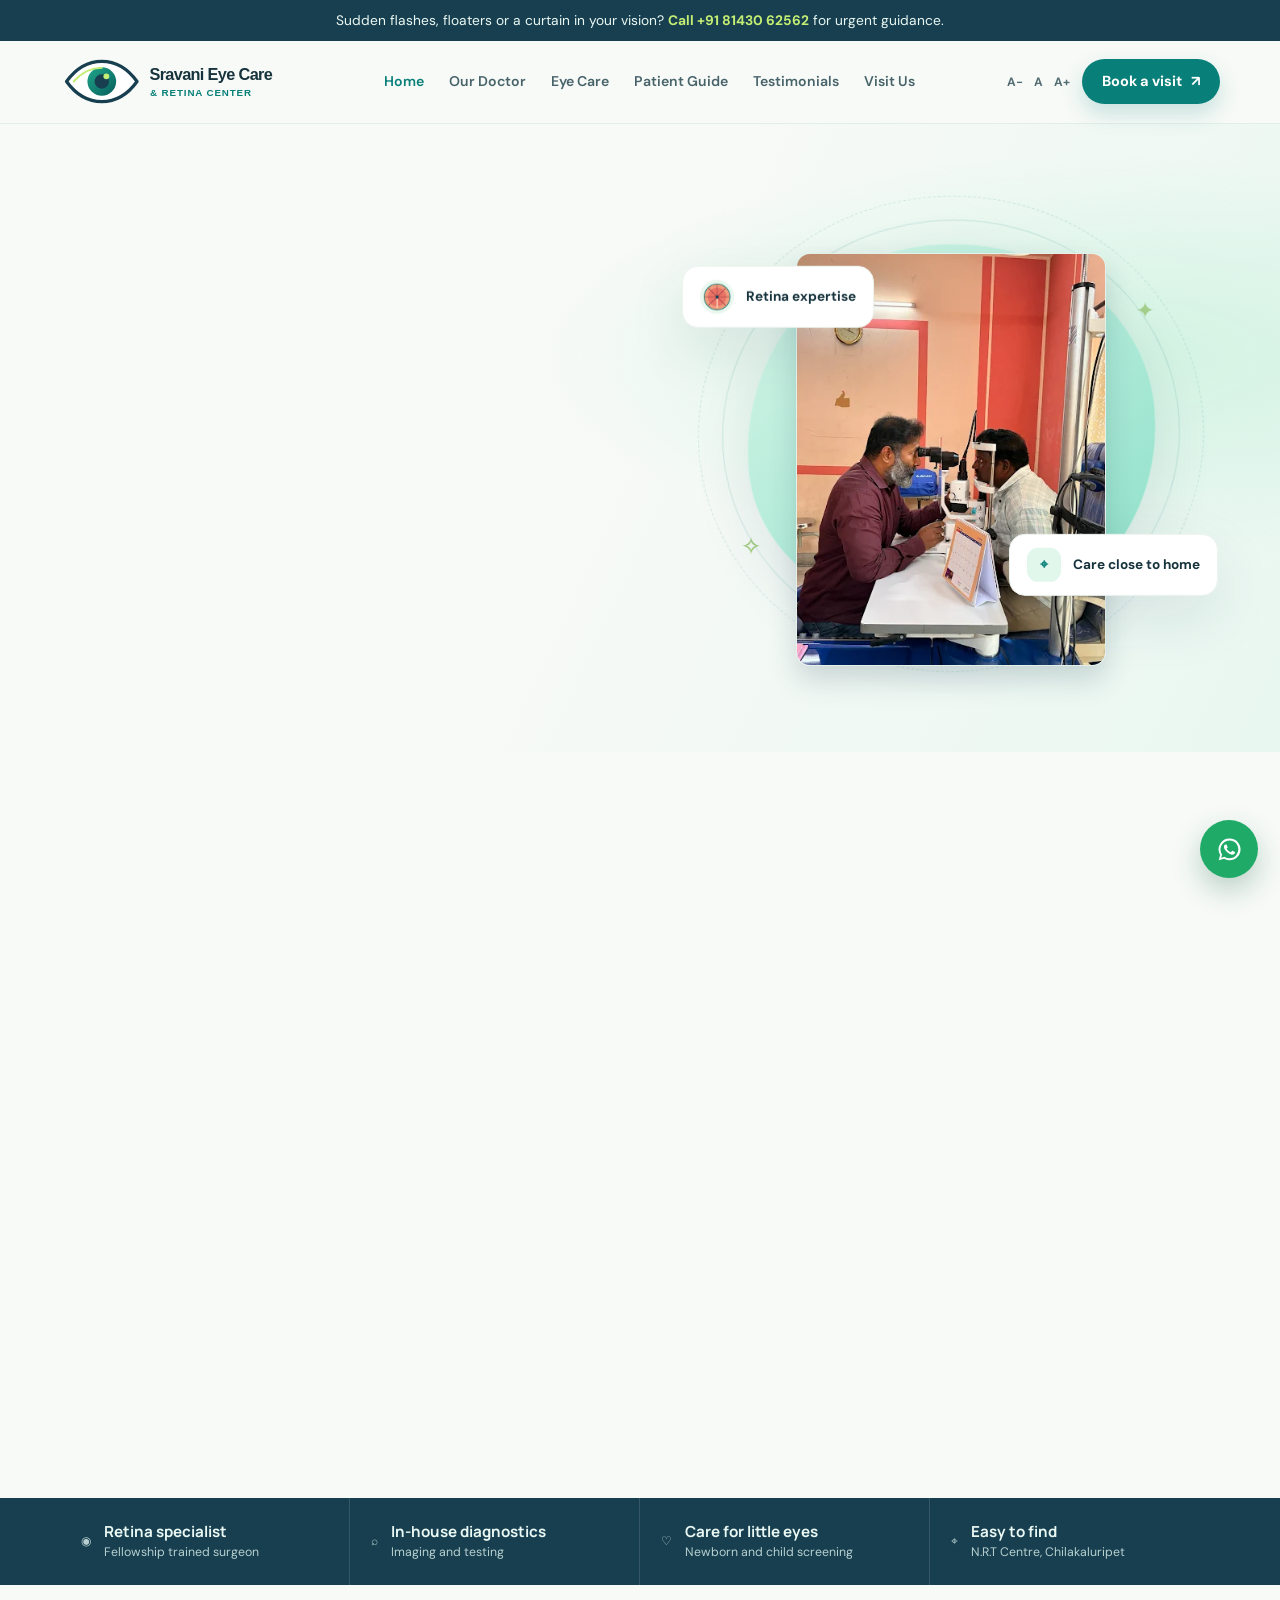
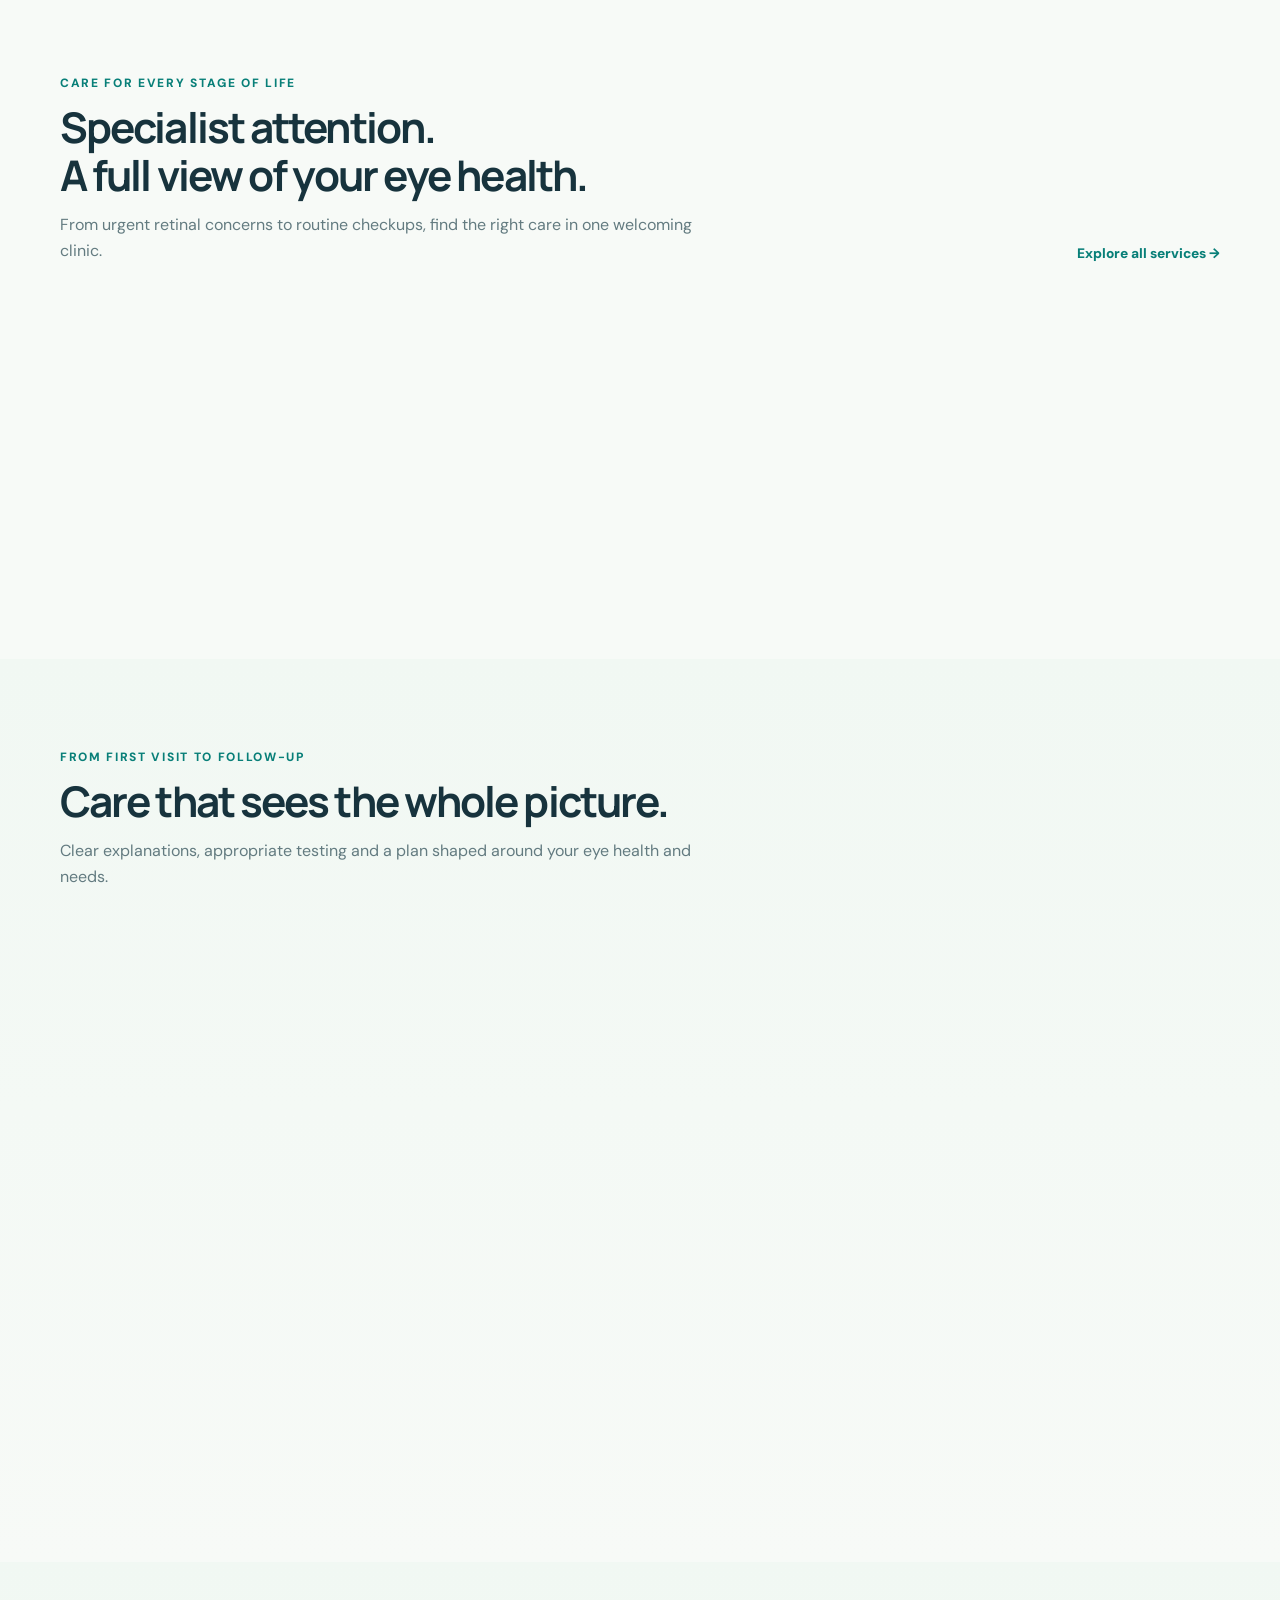
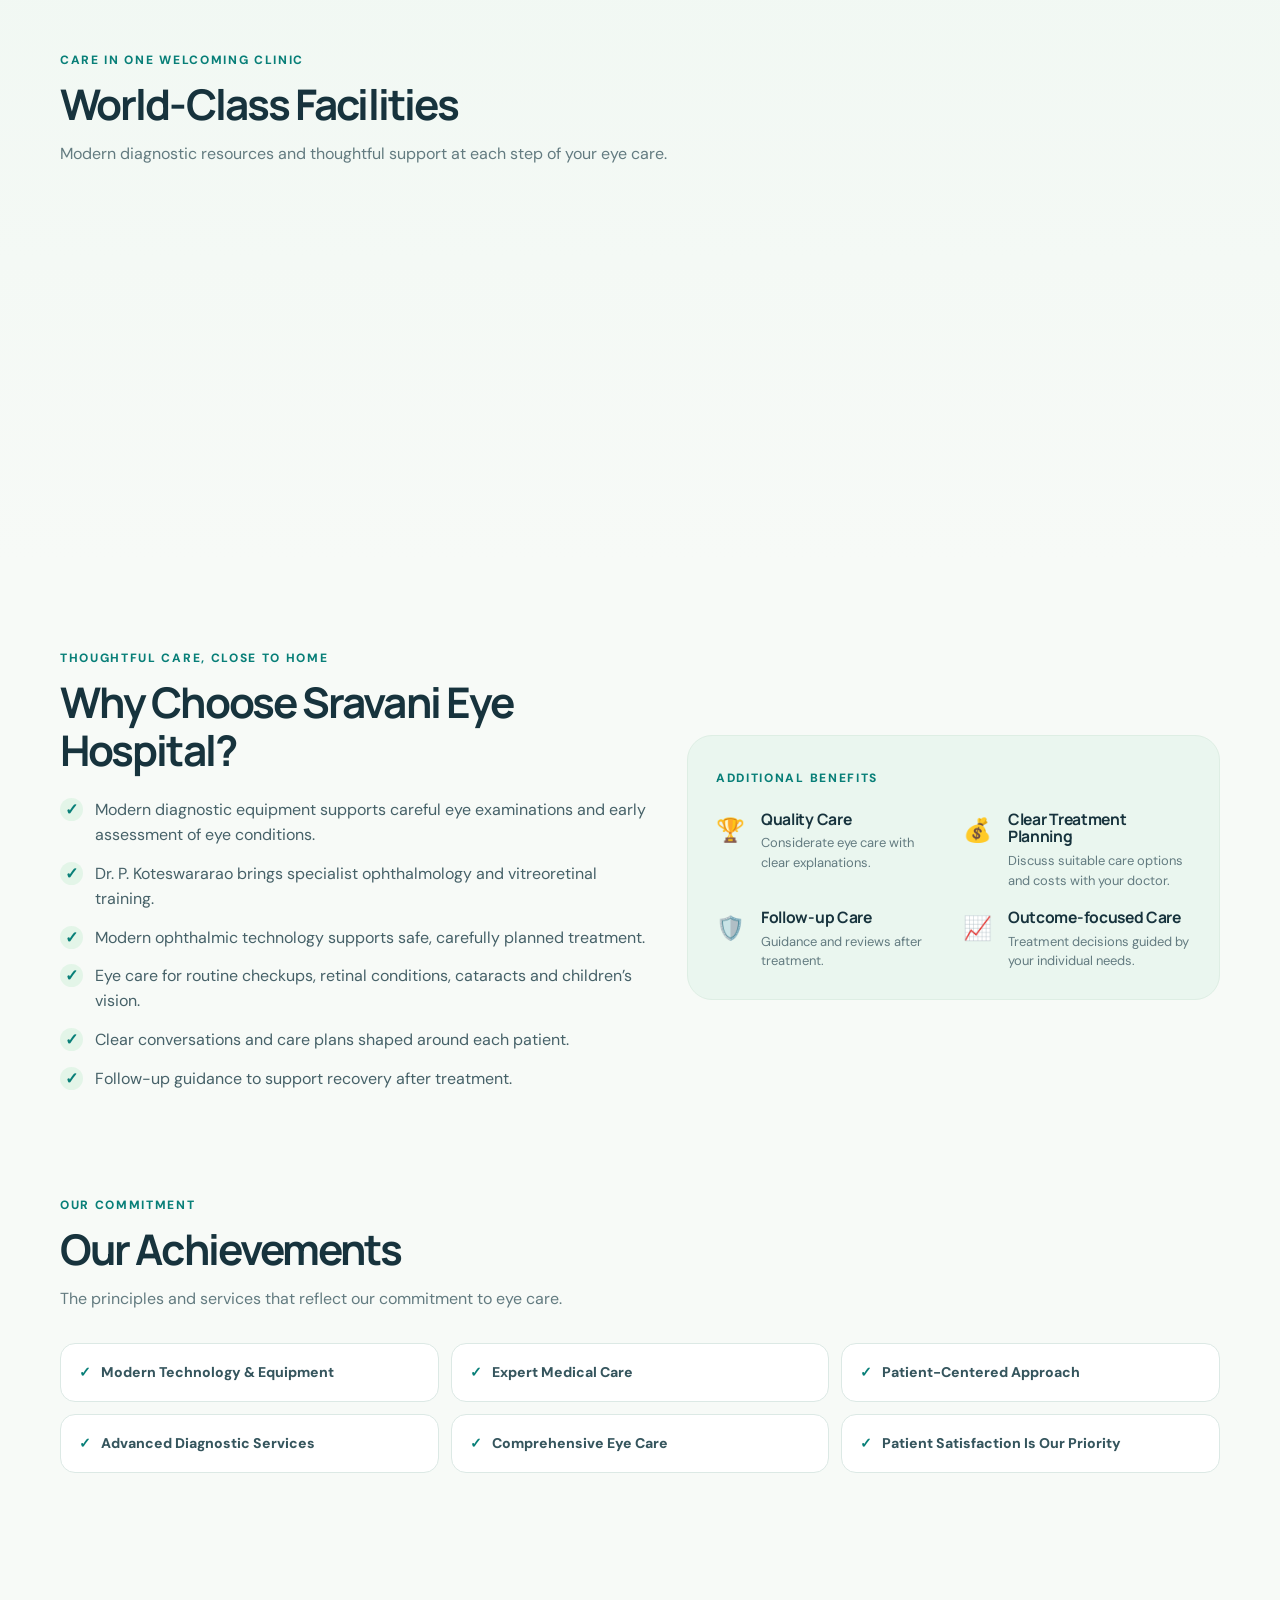
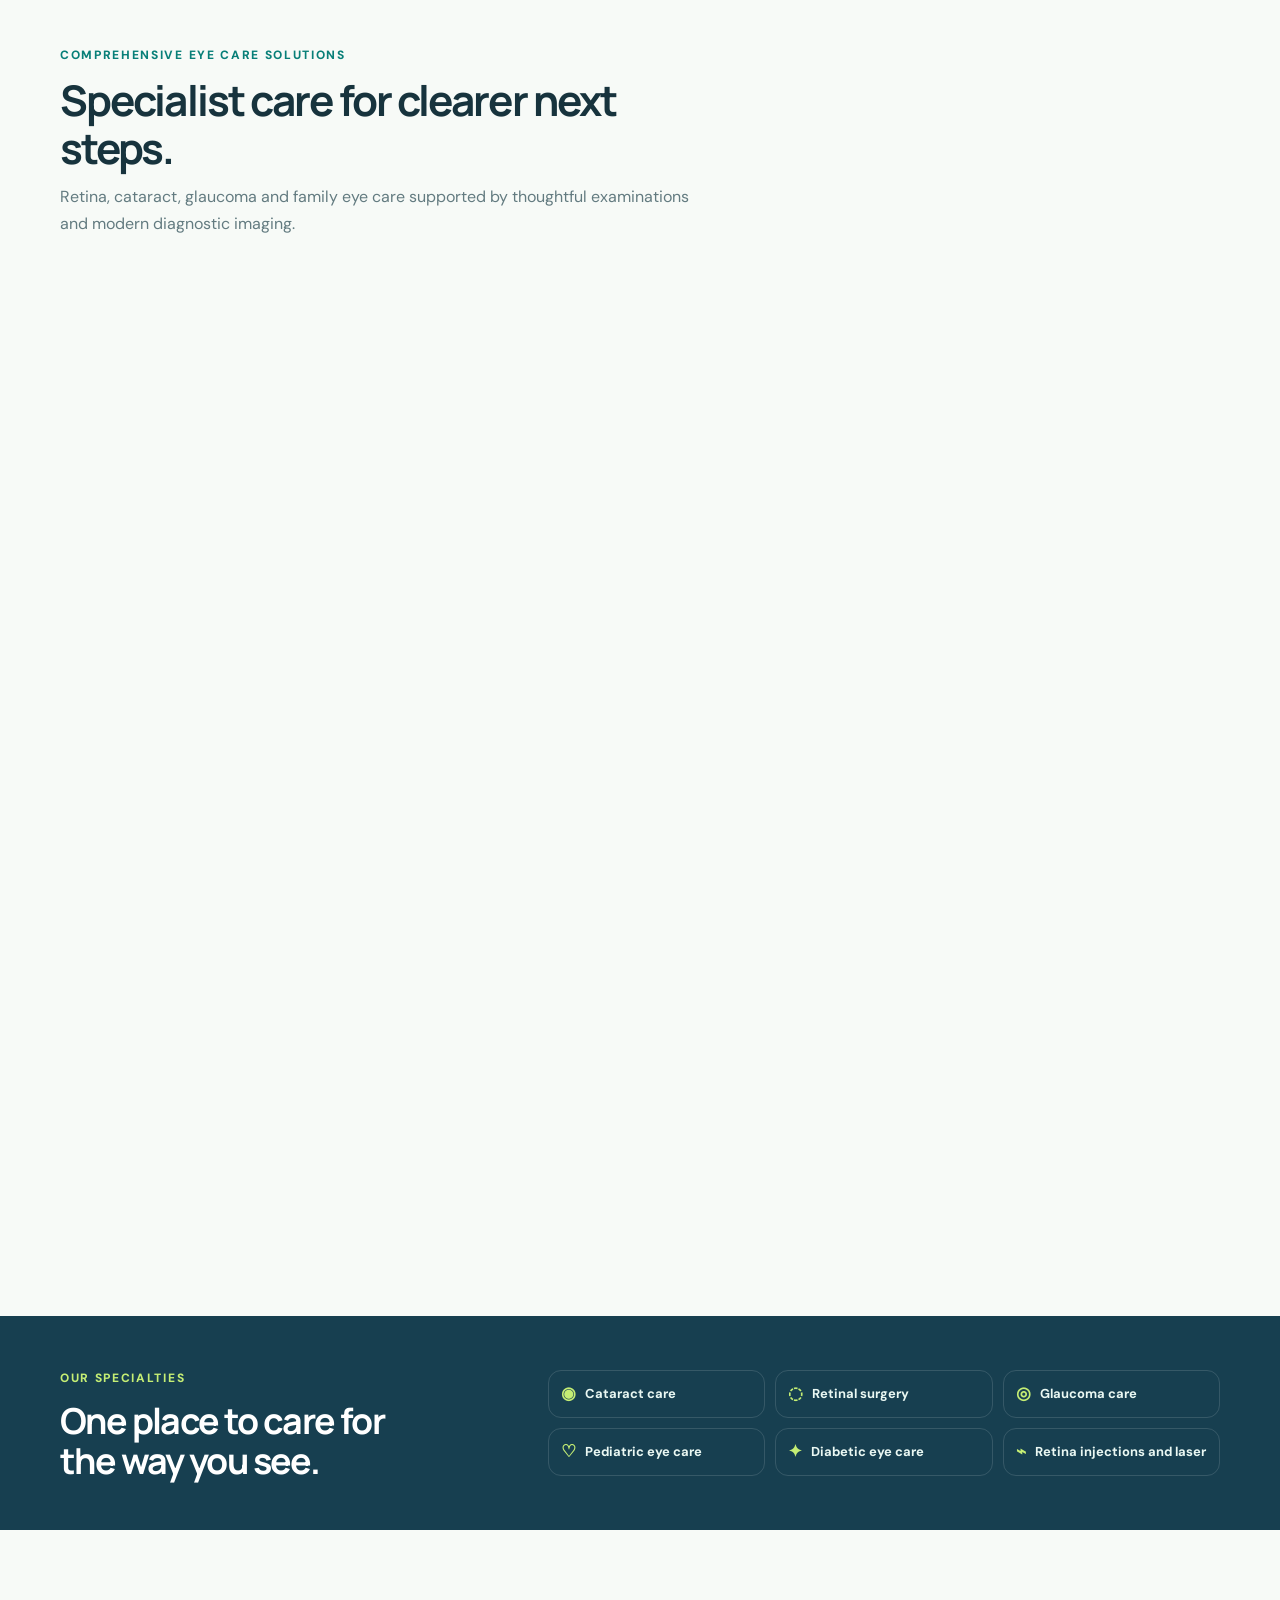
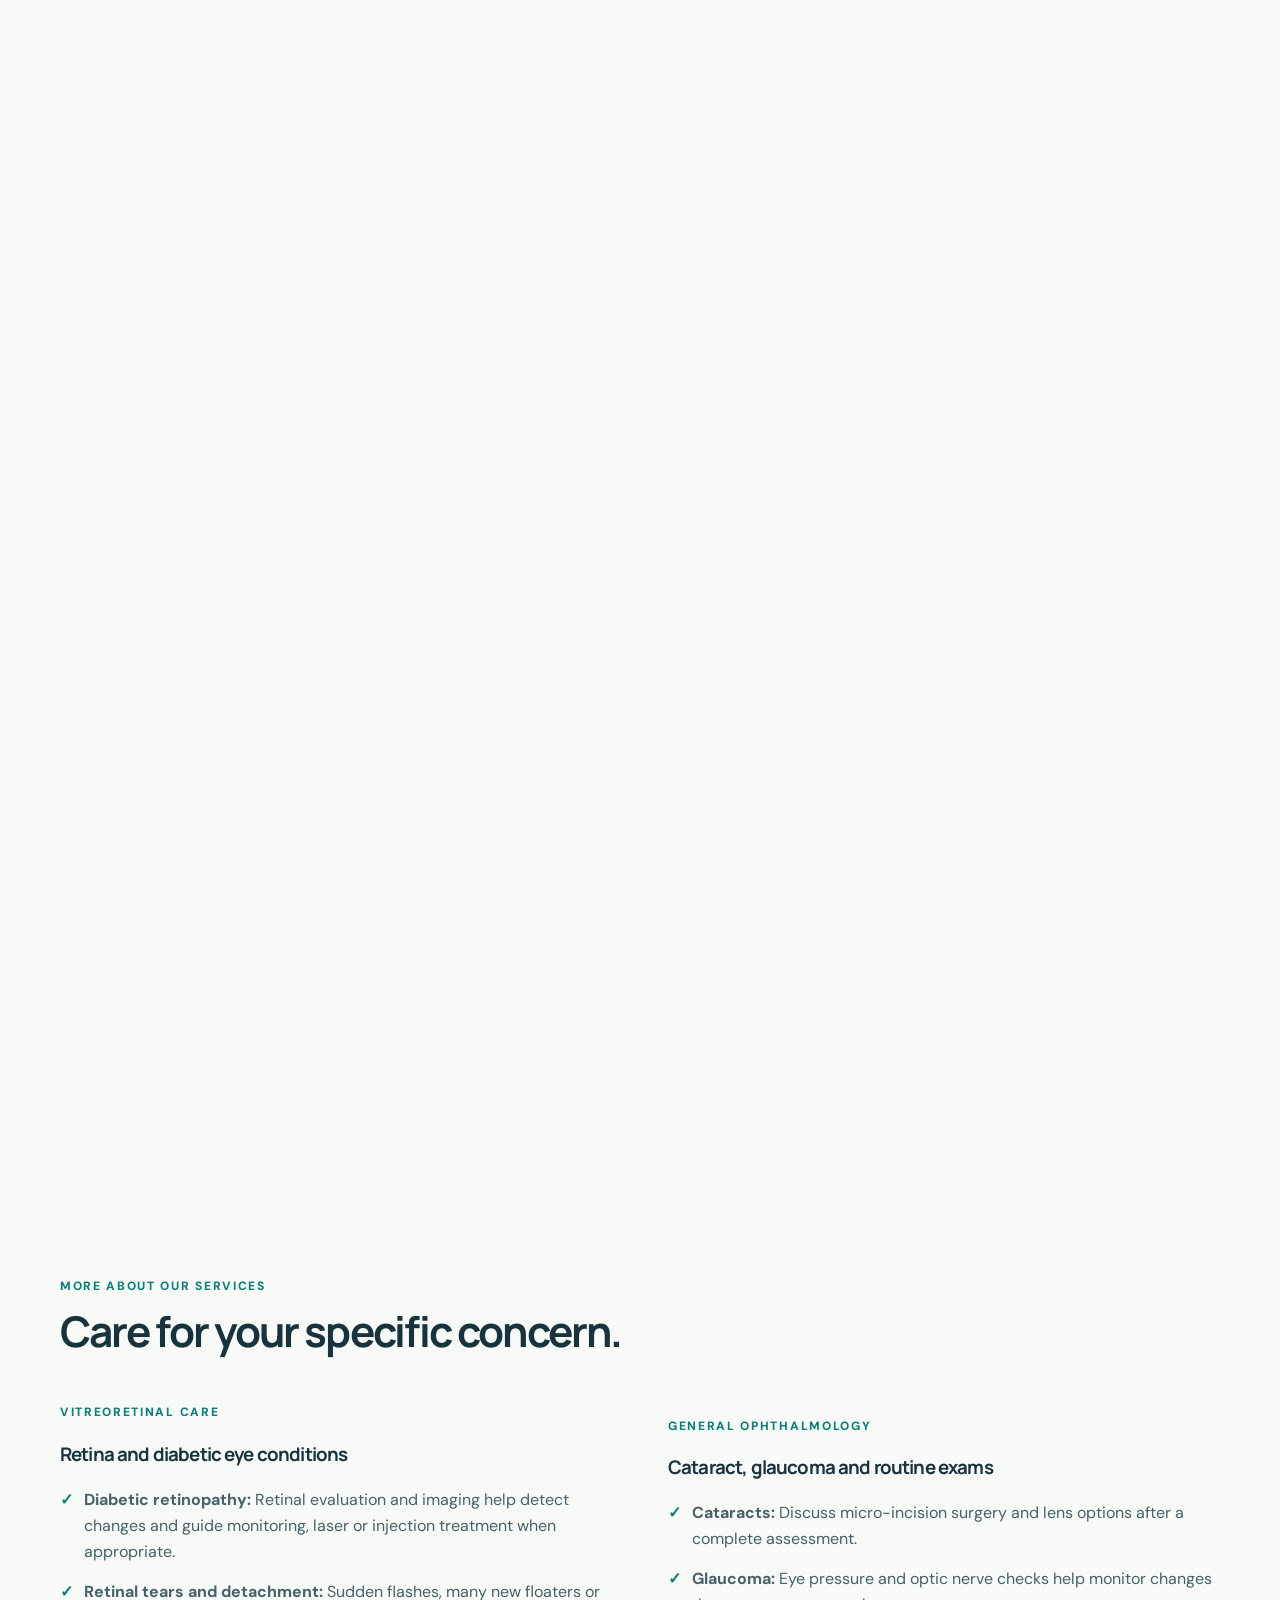
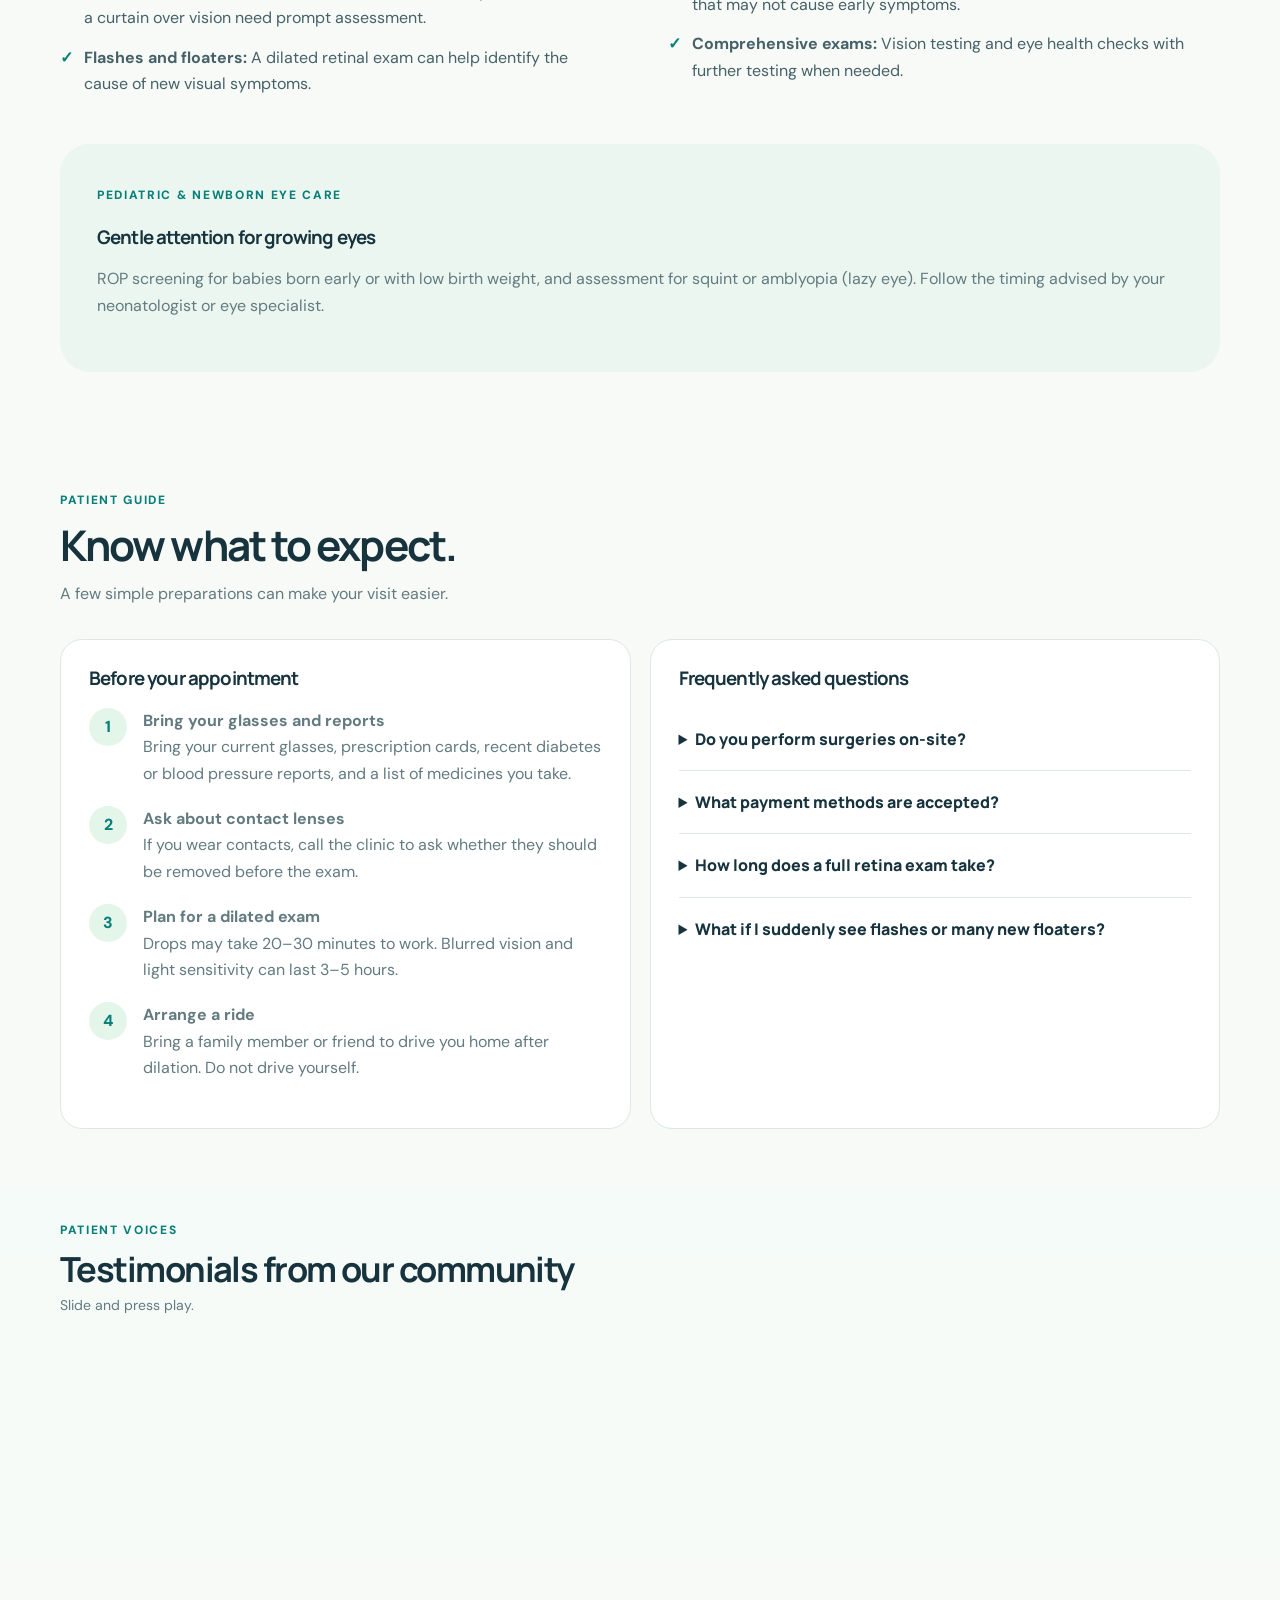
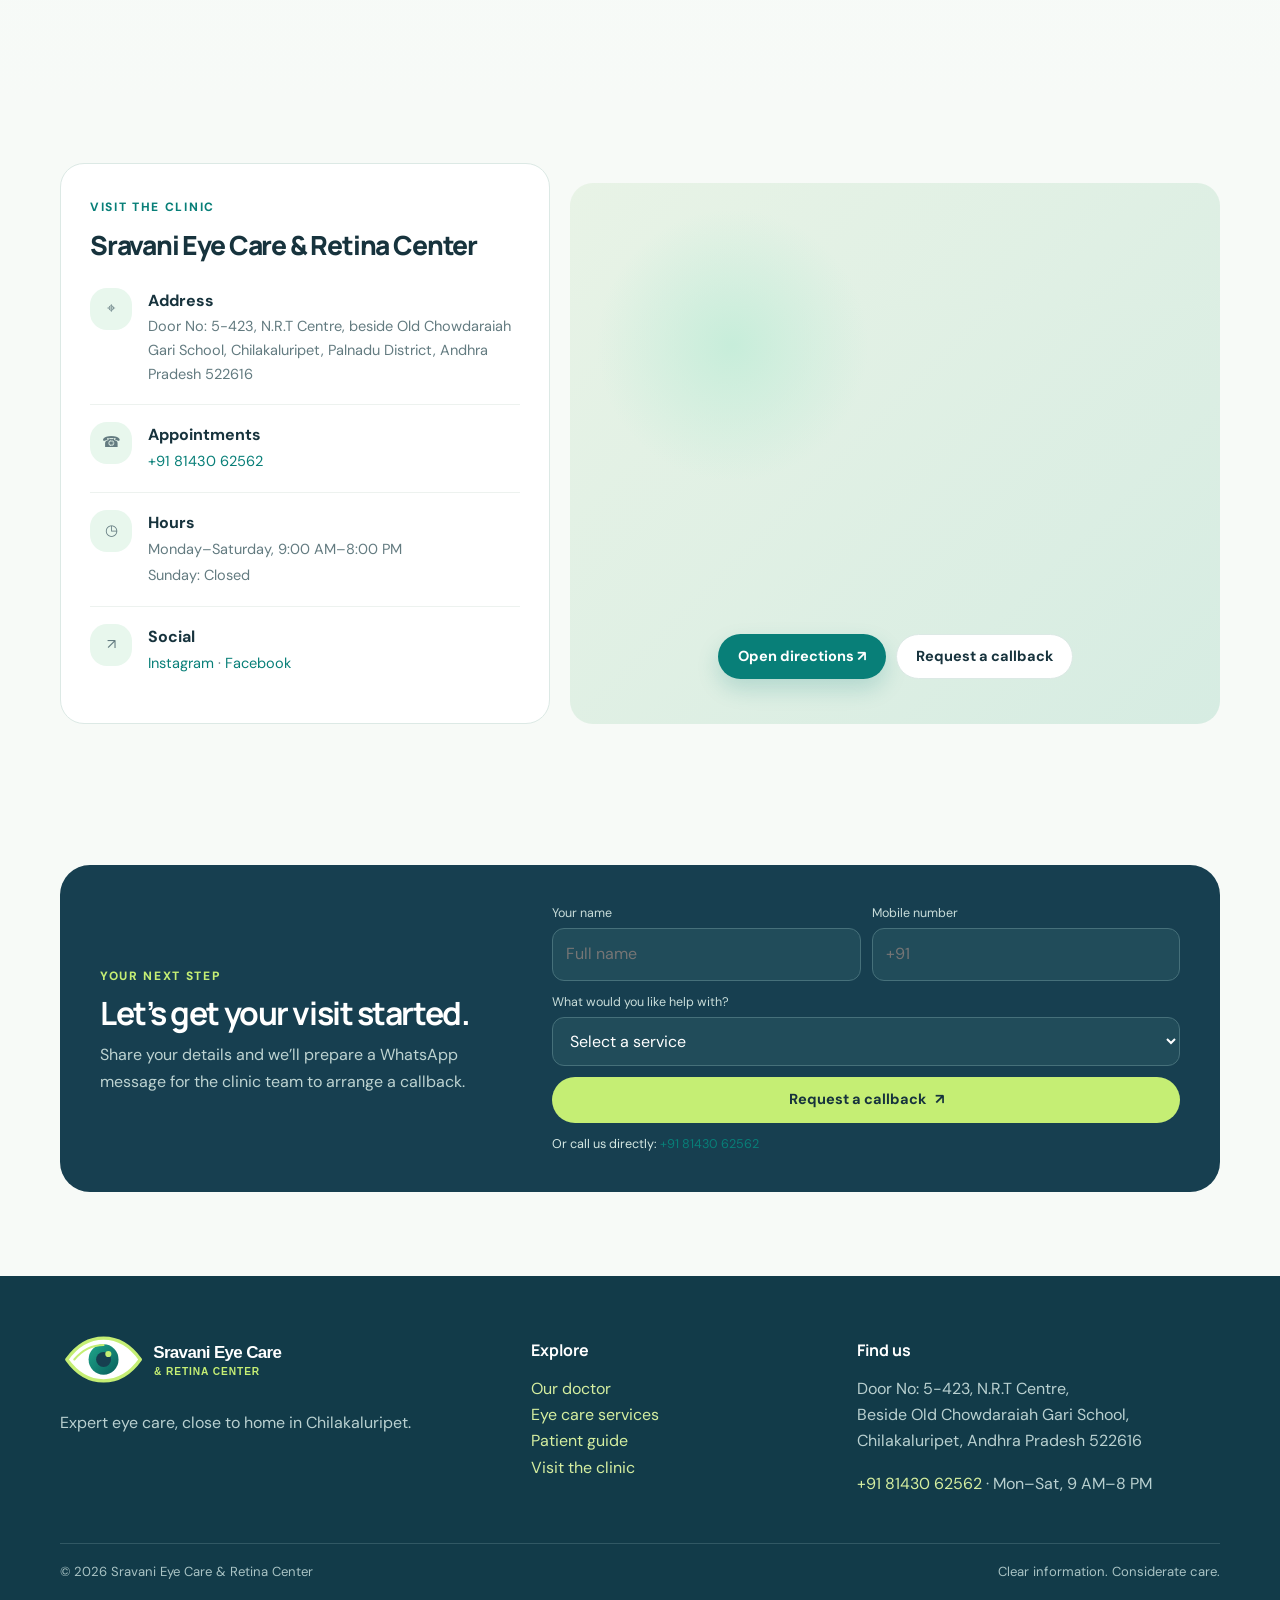
<file: about.html>
<!doctype html><html lang="en"><head><meta charset="utf-8"><meta http-equiv="refresh" content="0; url=index.html#doctor"><title>Our Doctor | Sravani Eye Care</title><link rel="canonical" href="index.html#doctor"></head><body><p>Taking you to <a href="index.html#doctor">Our Doctor</a>.</p></body></html>
</file>
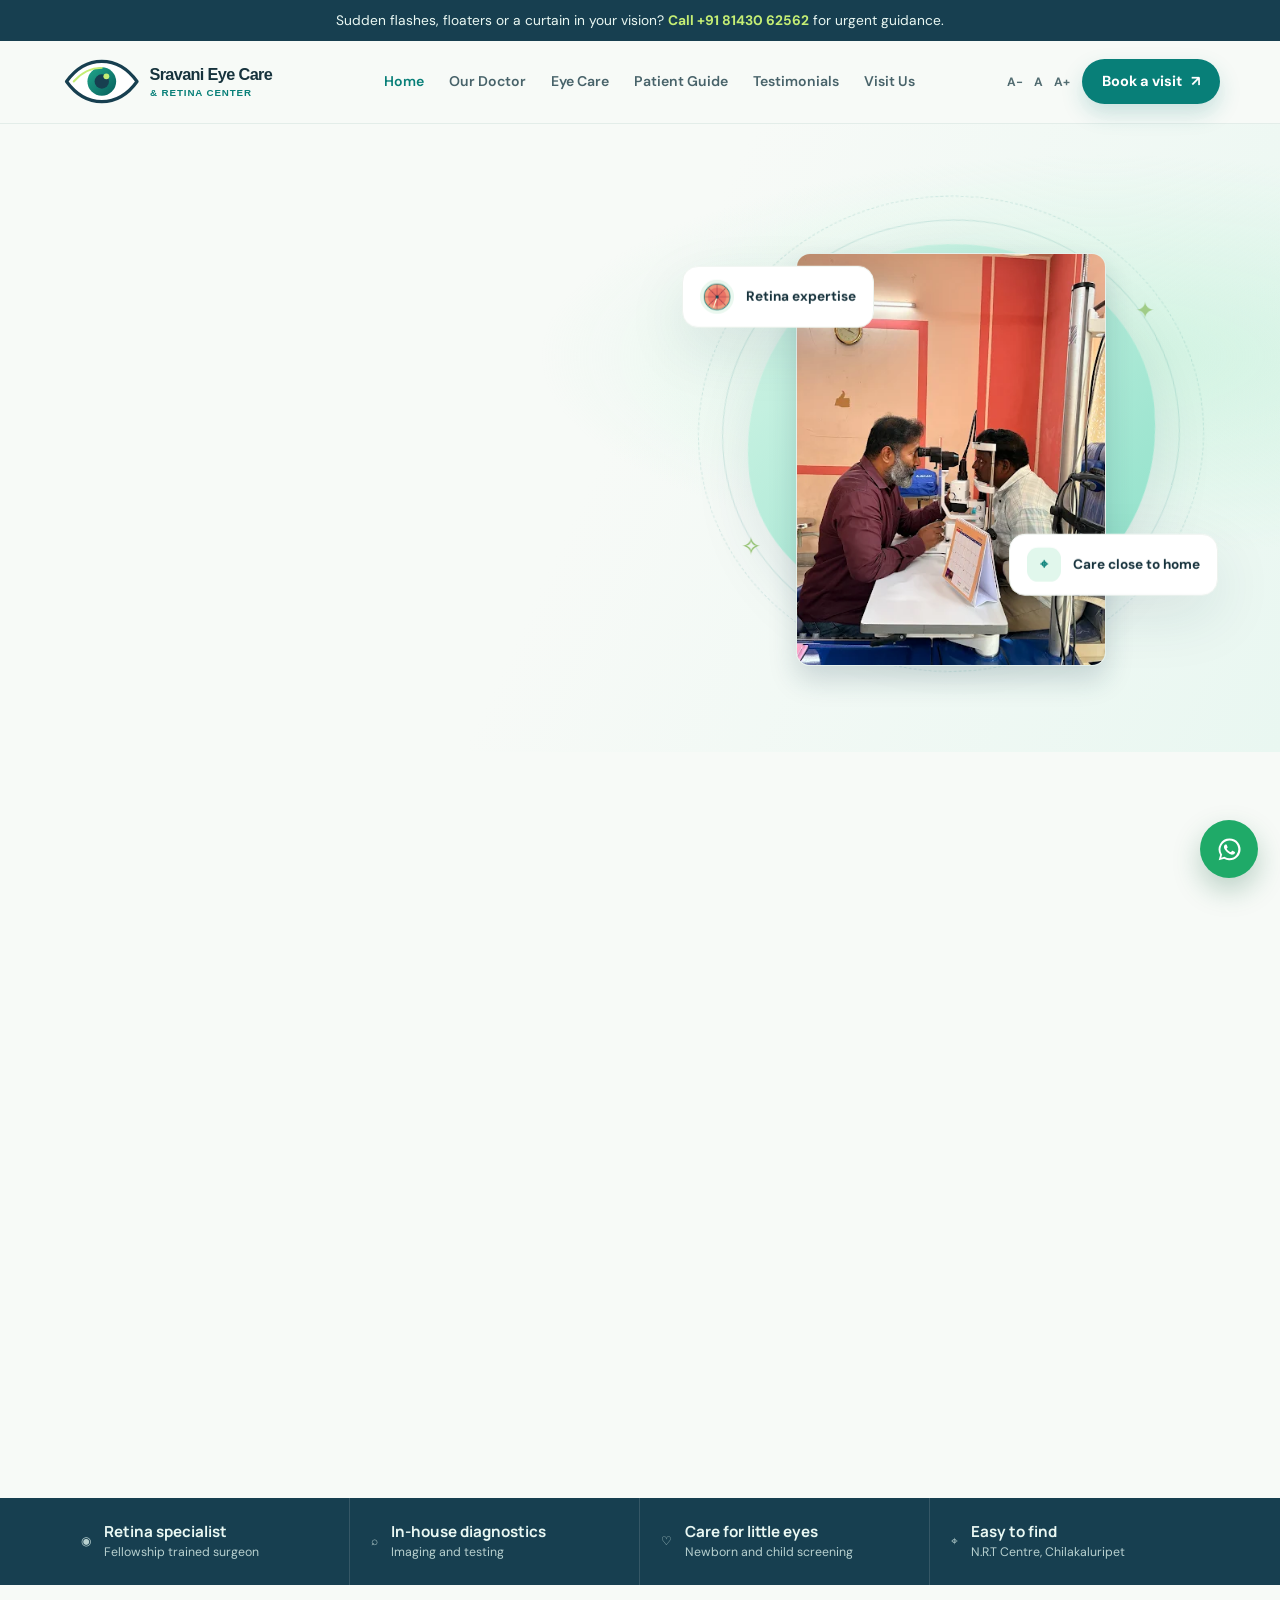
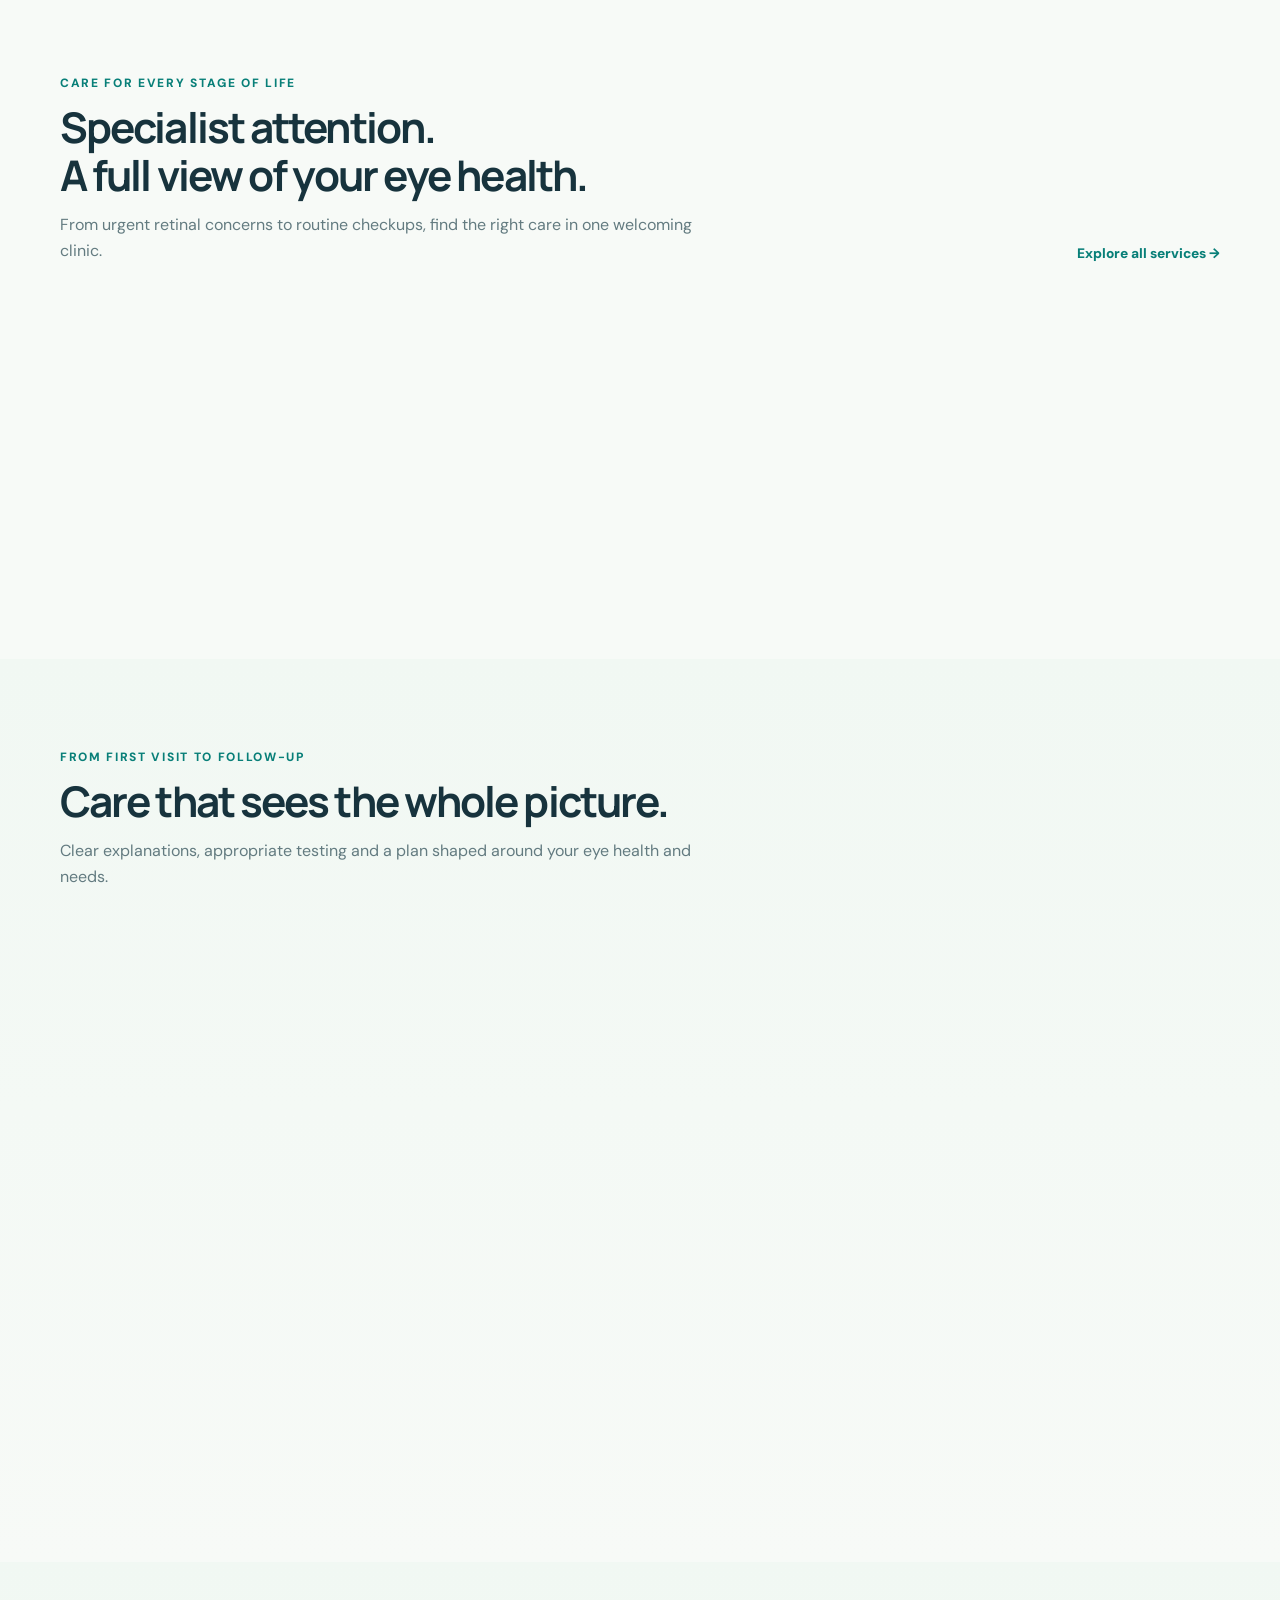
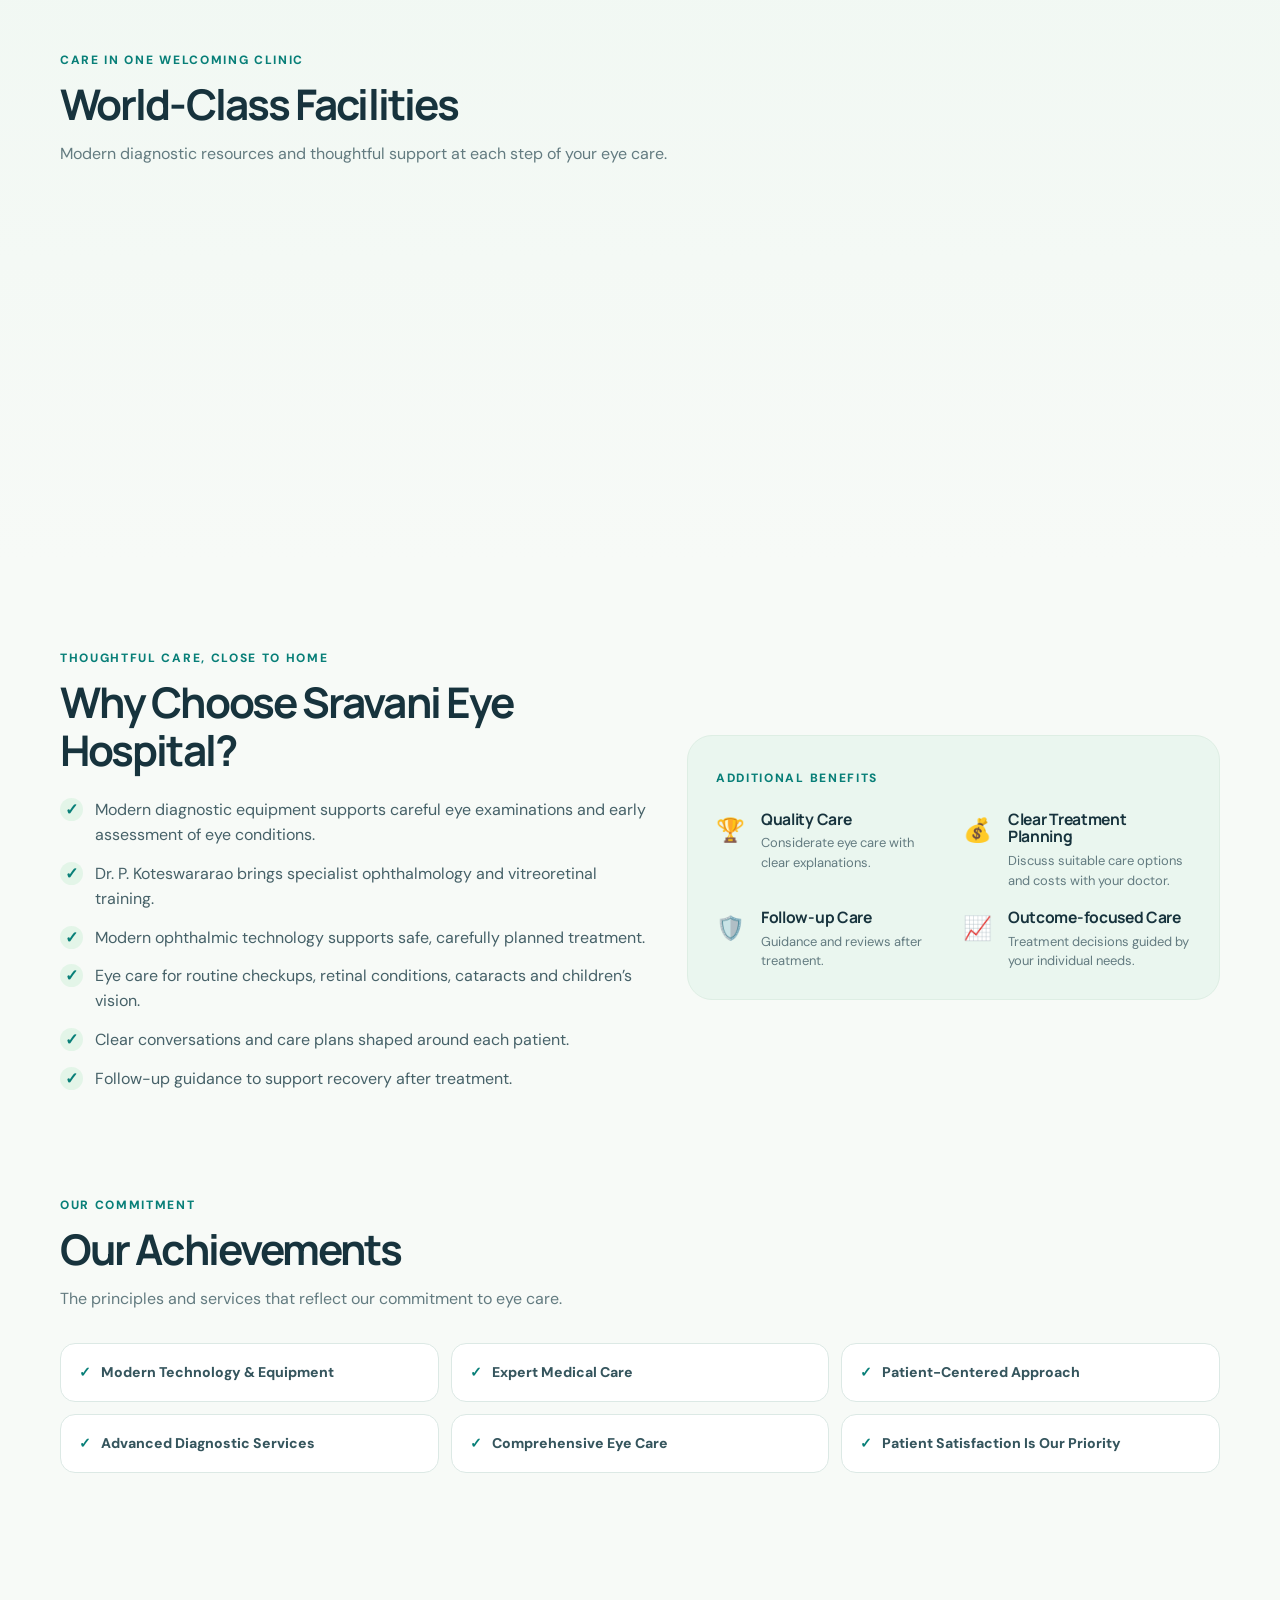
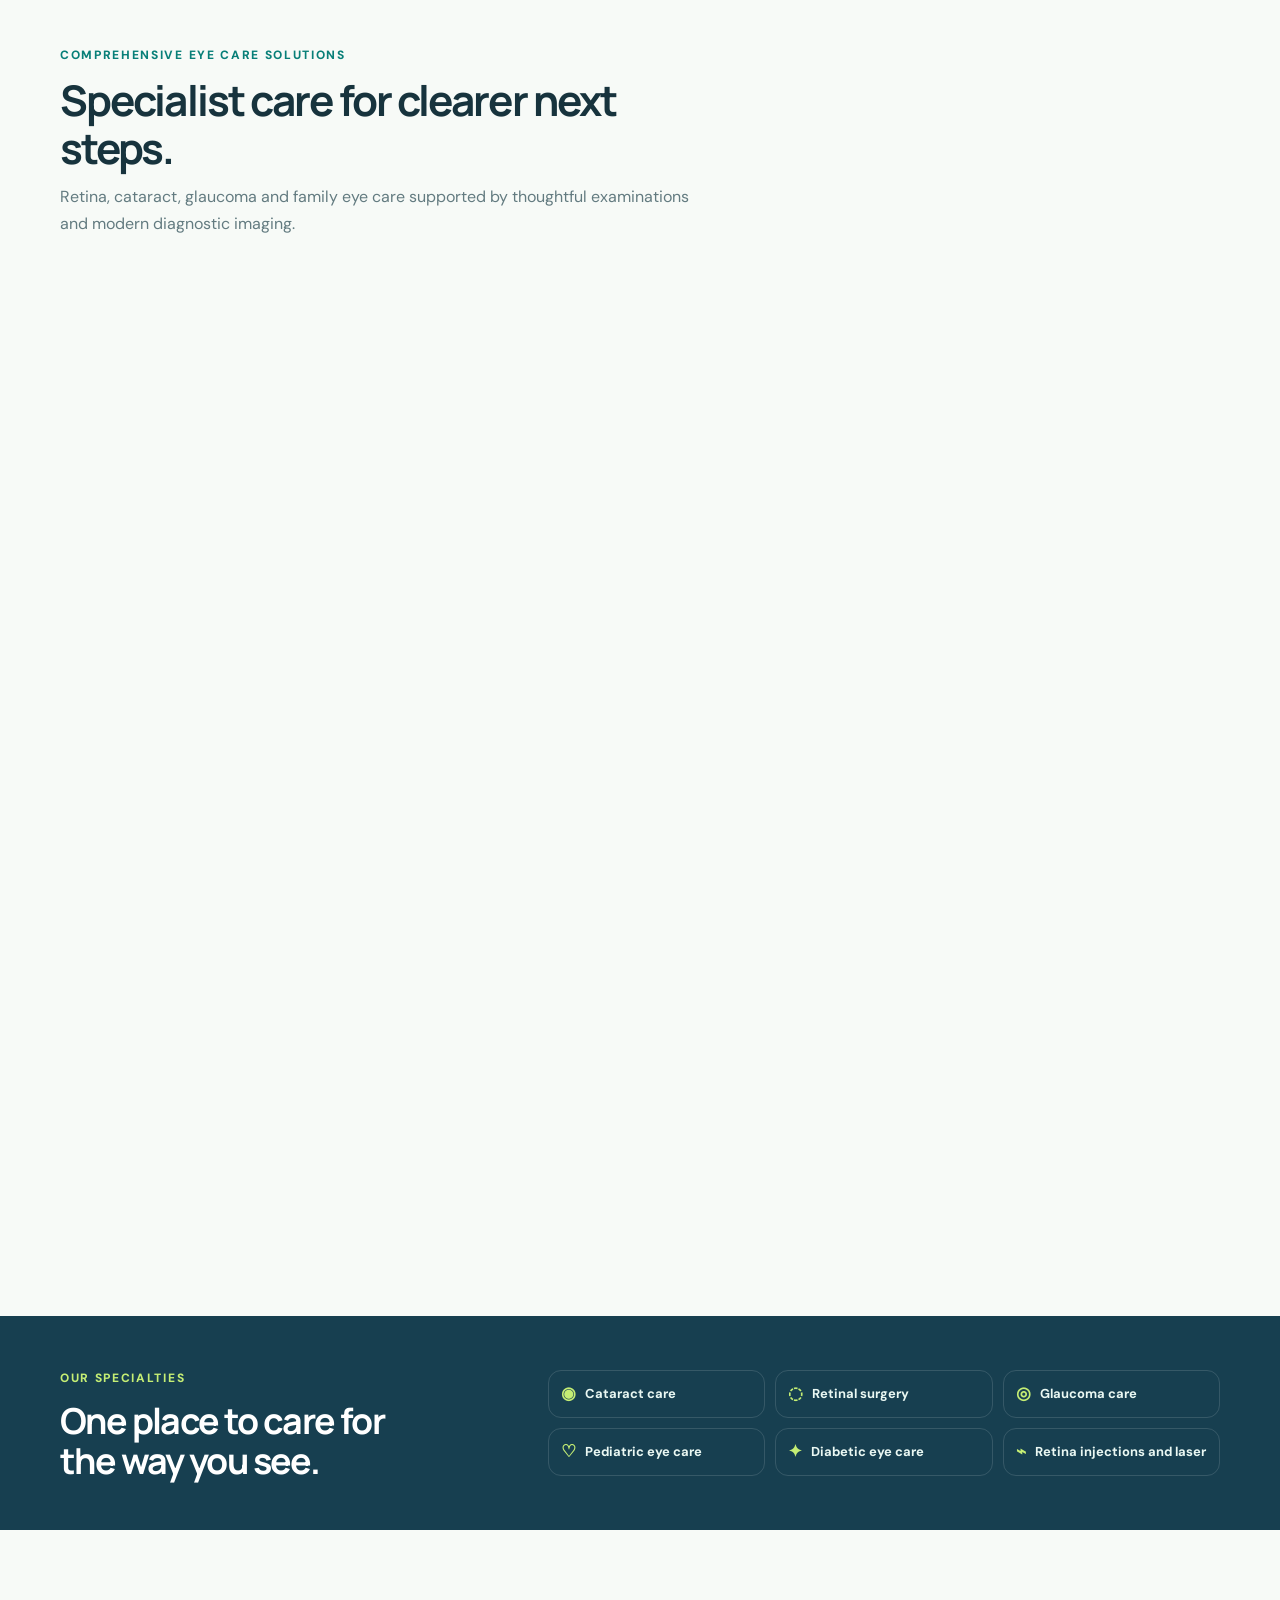
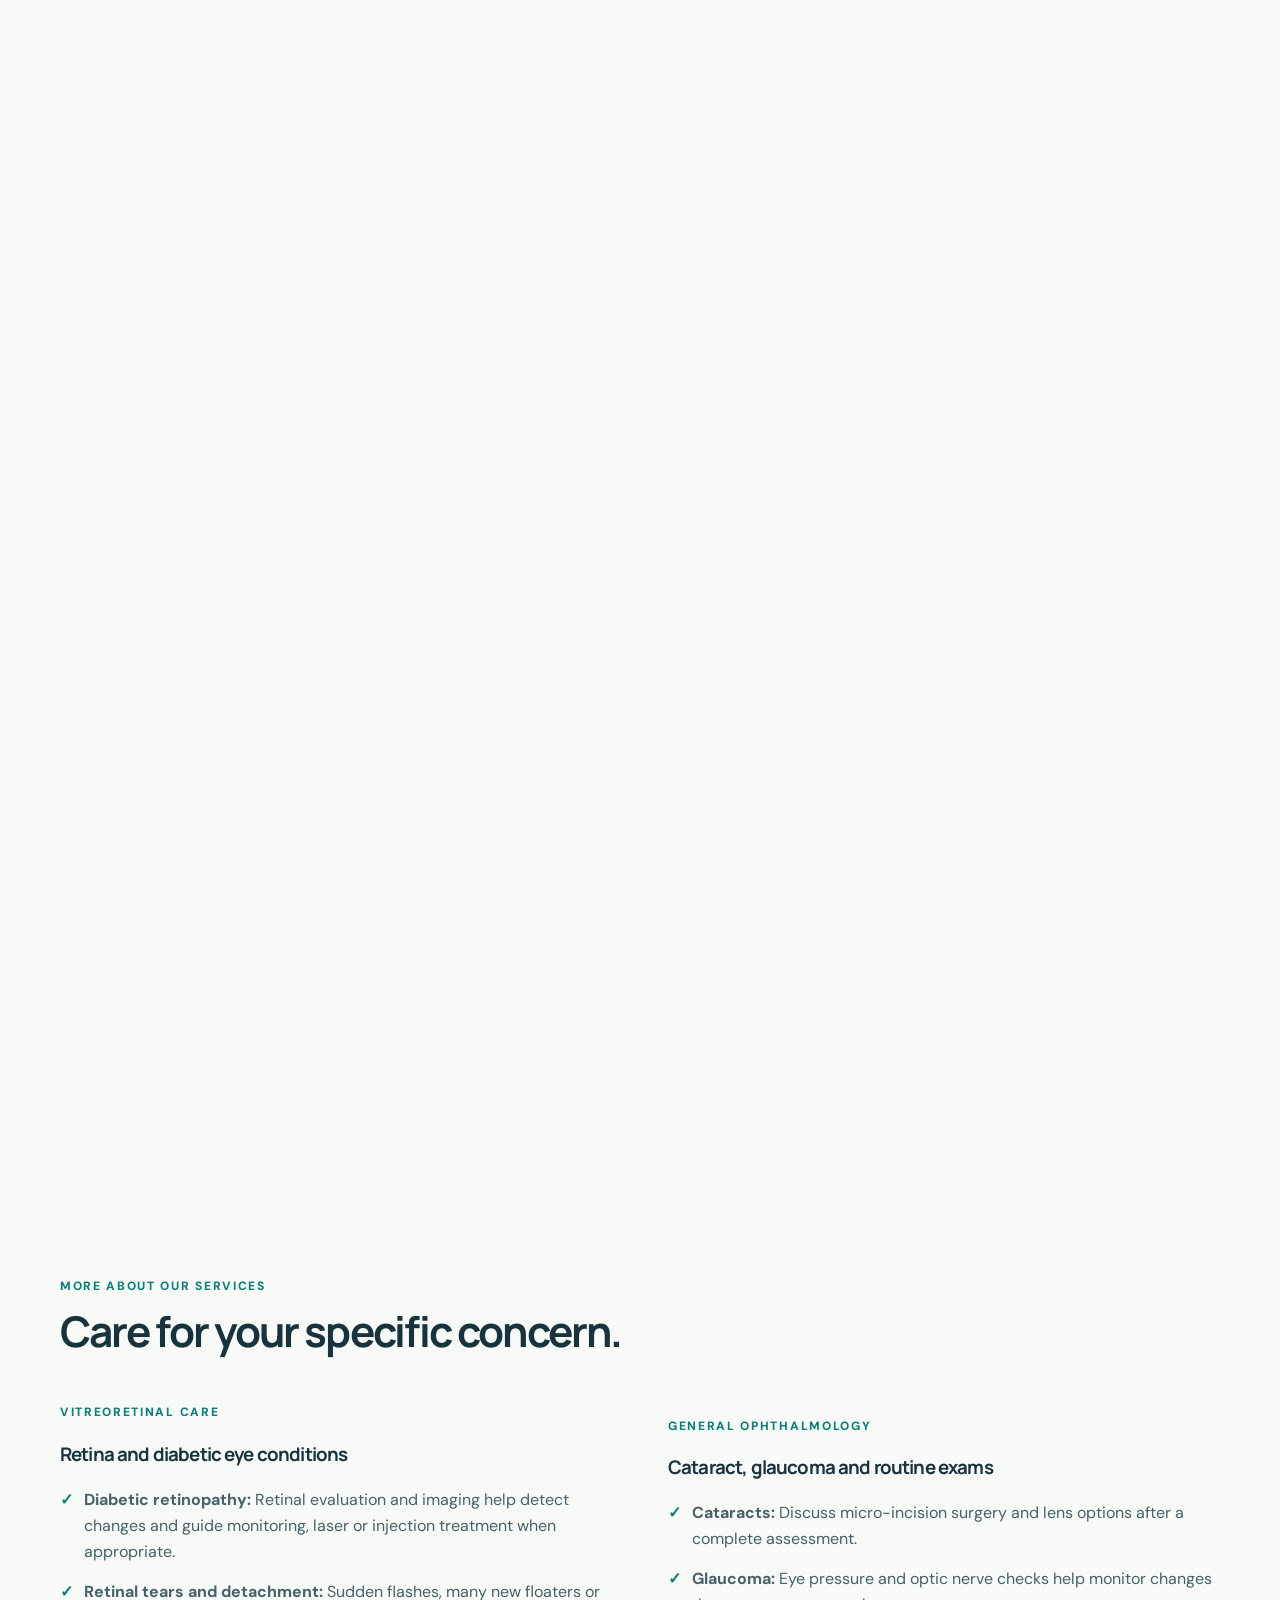
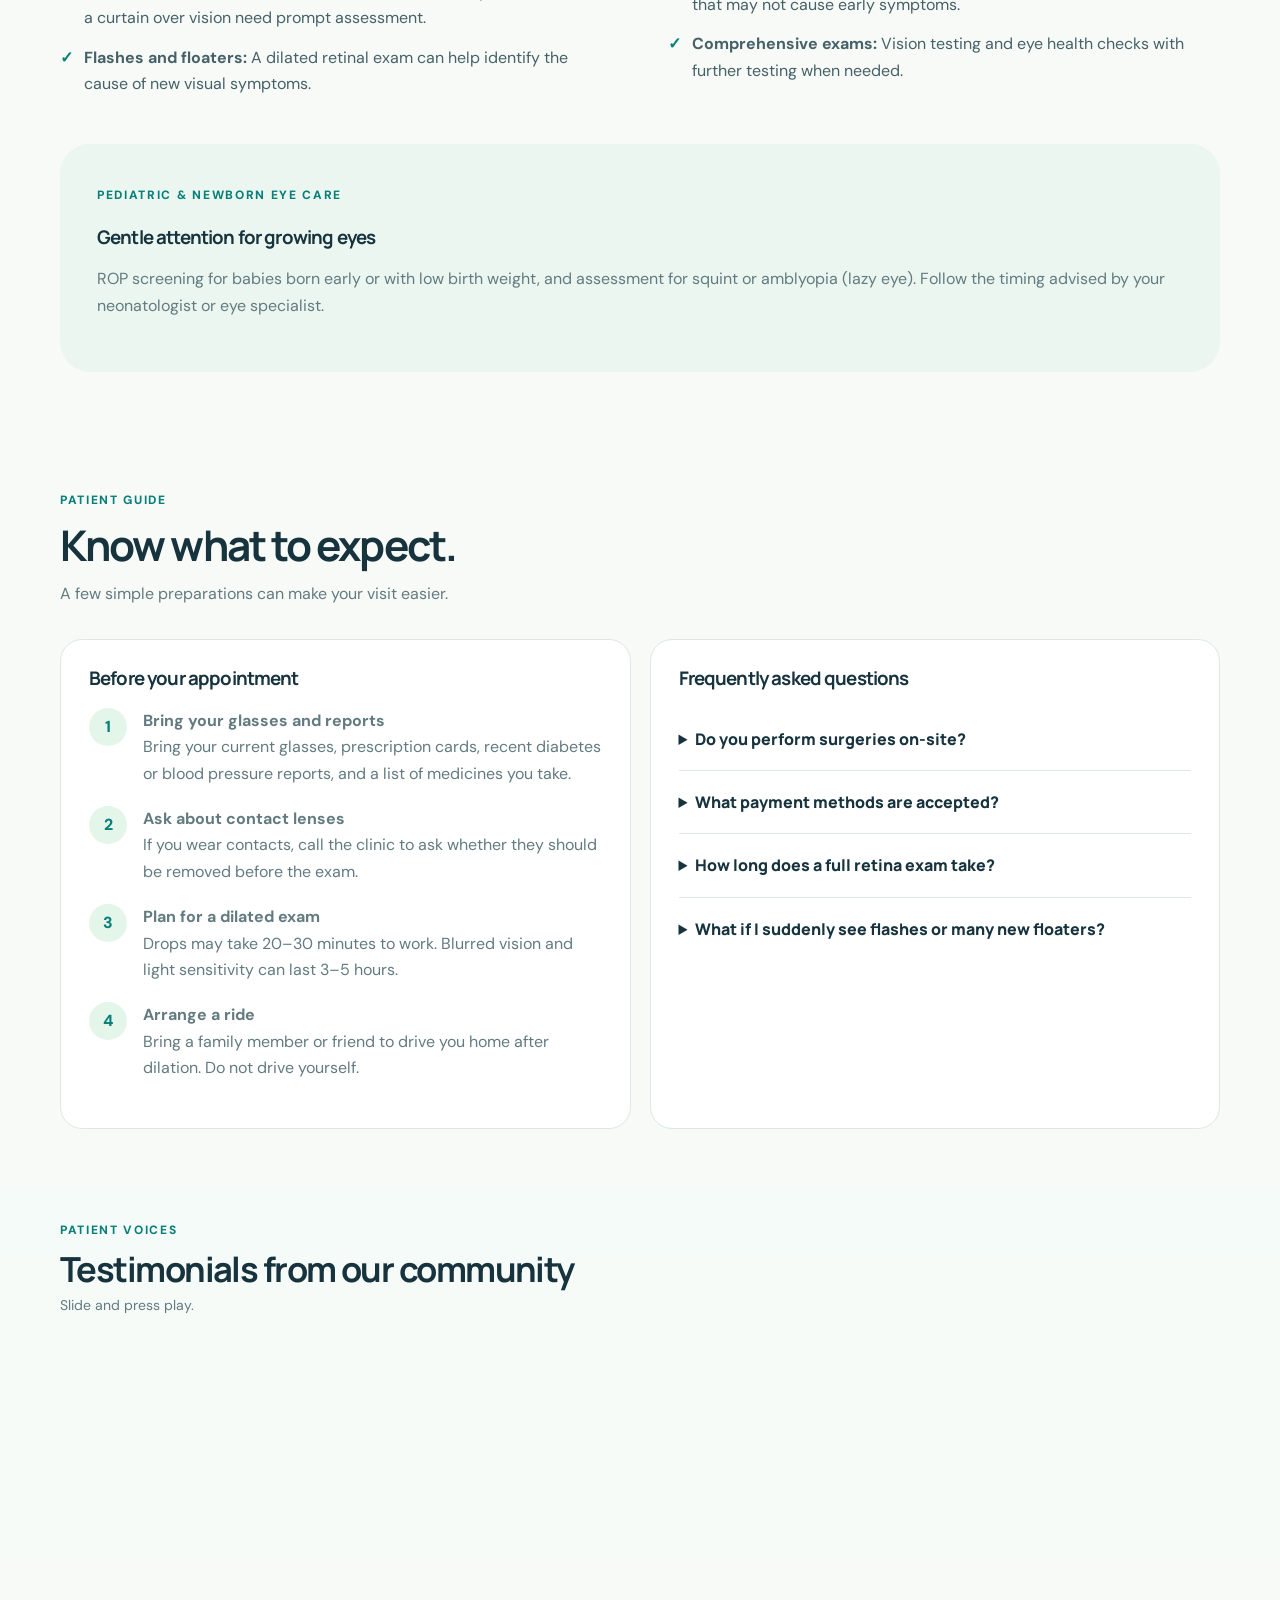
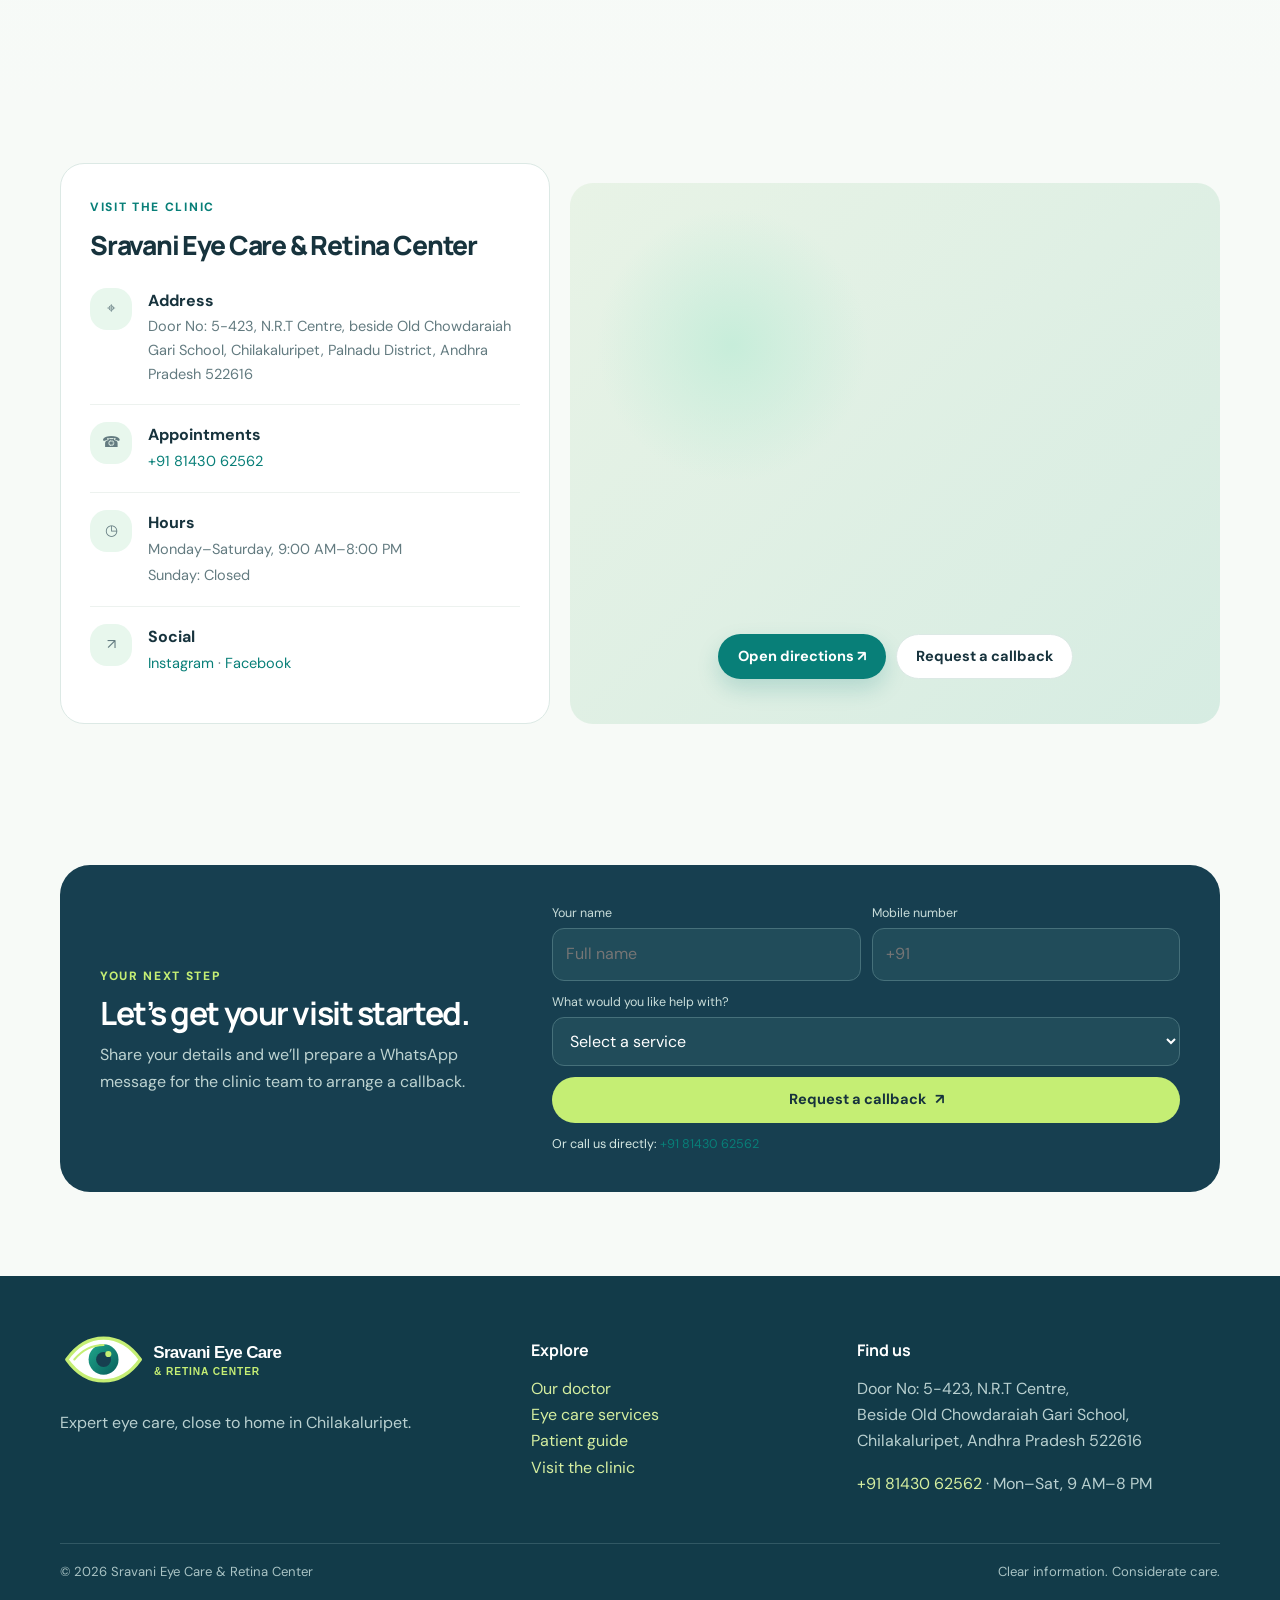
<file: contact.html>
<!doctype html><html lang="en"><head><meta charset="utf-8"><meta http-equiv="refresh" content="0; url=index.html#visit"><title>Visit Us | Sravani Eye Care</title><link rel="canonical" href="index.html#visit"></head><body><p>Taking you to <a href="index.html#visit">Visit Us</a>.</p></body></html>
</file>
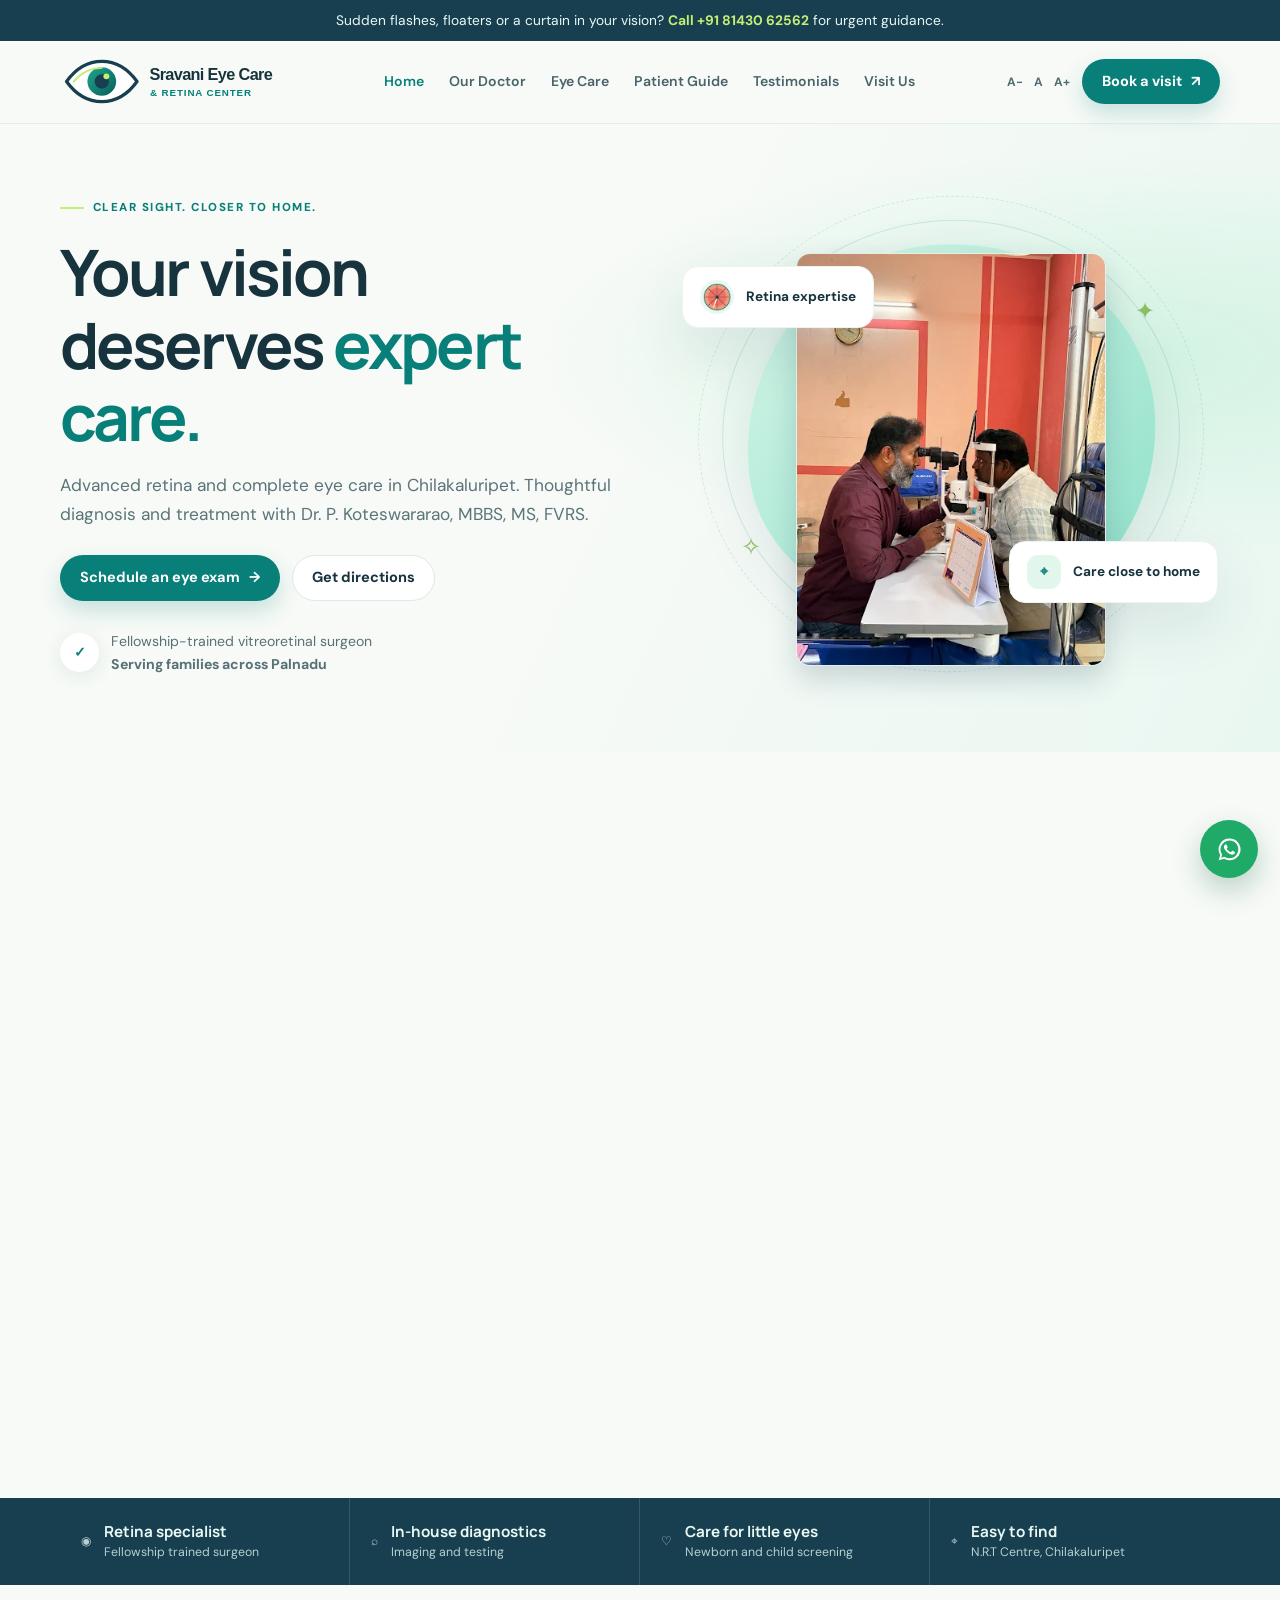
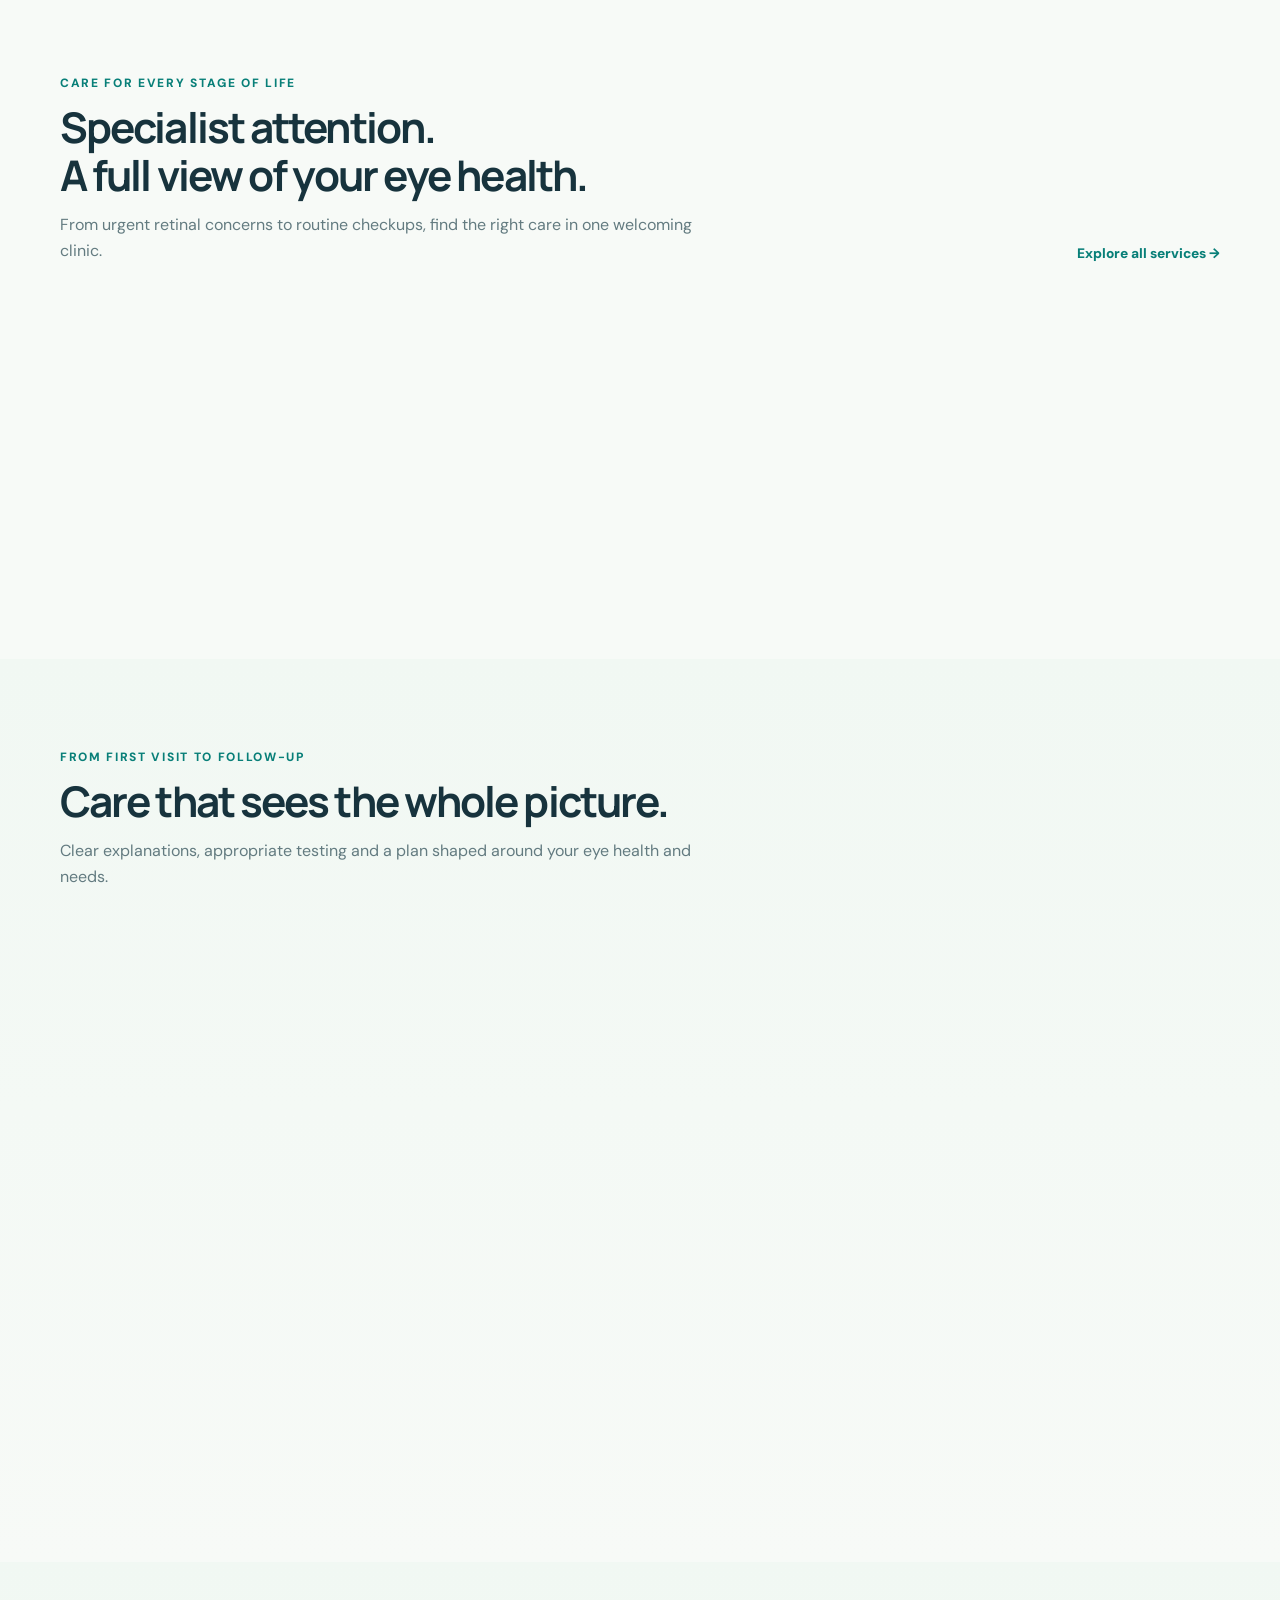
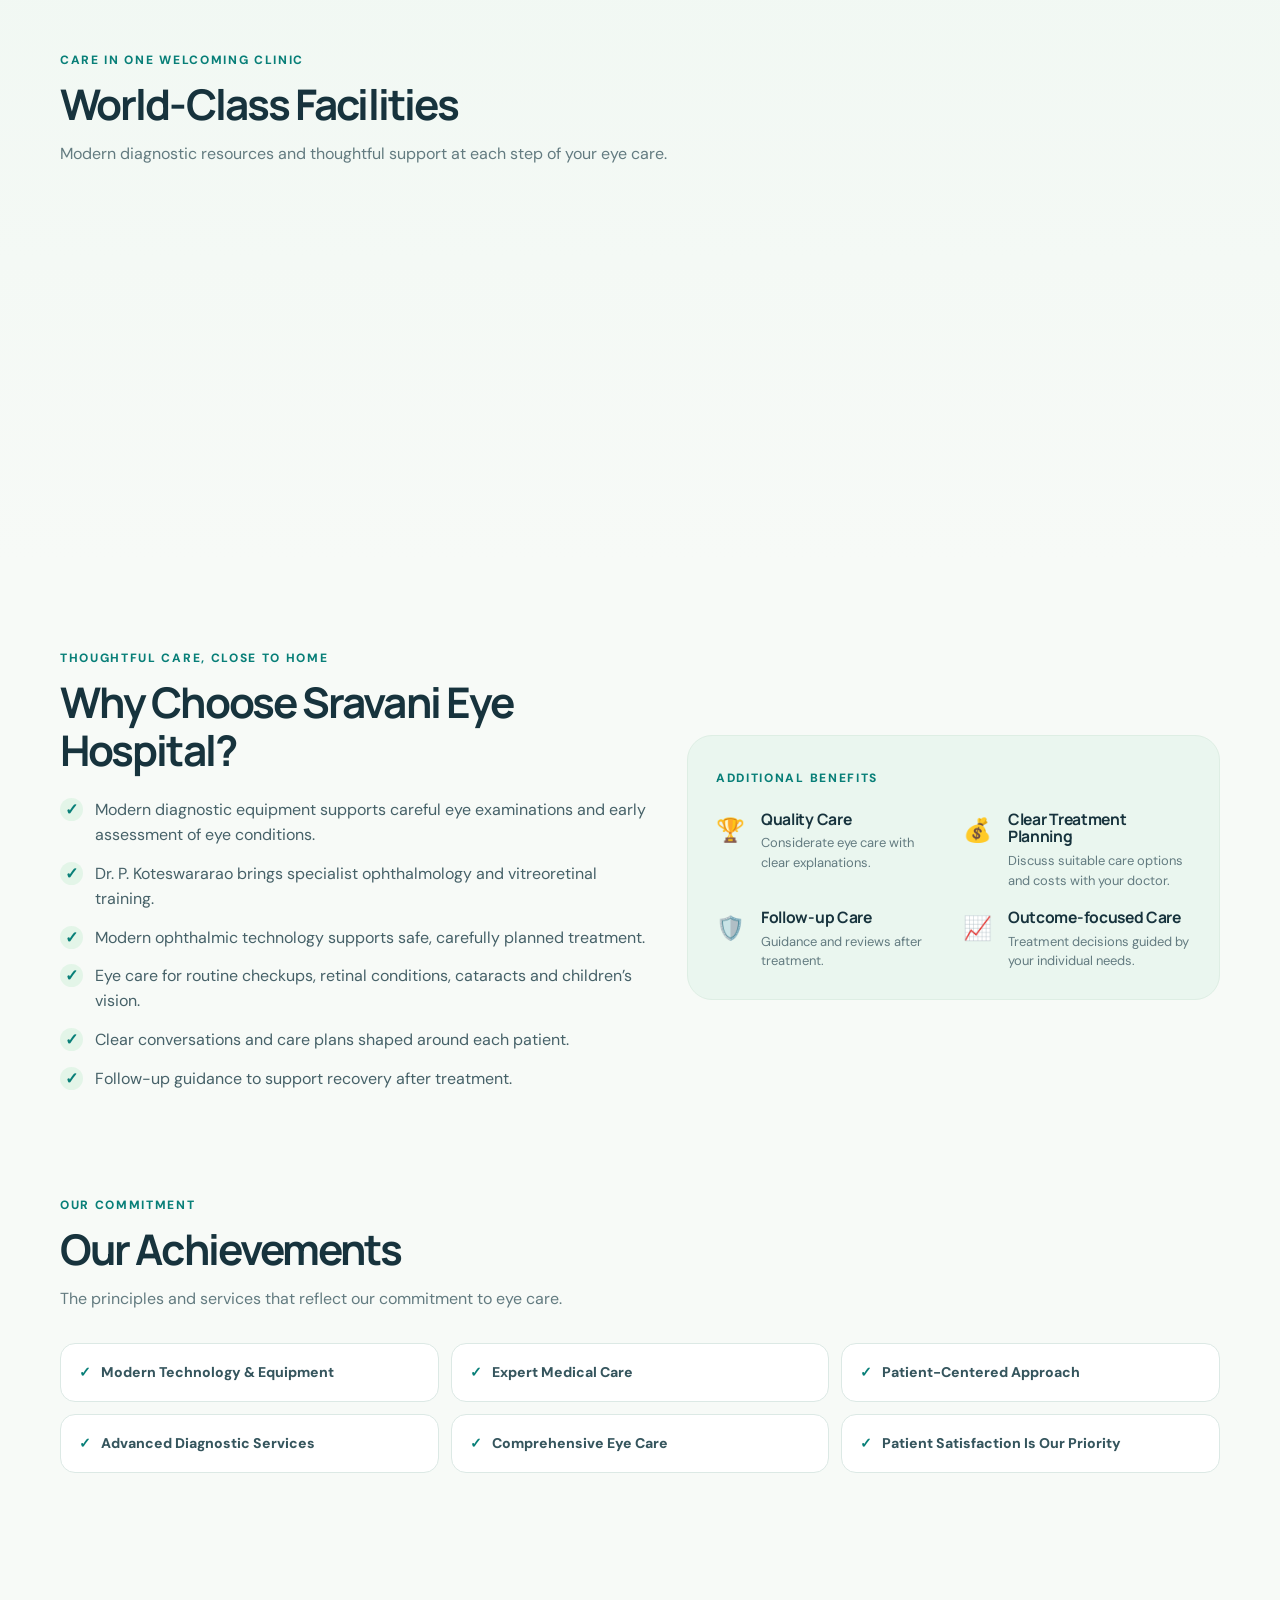
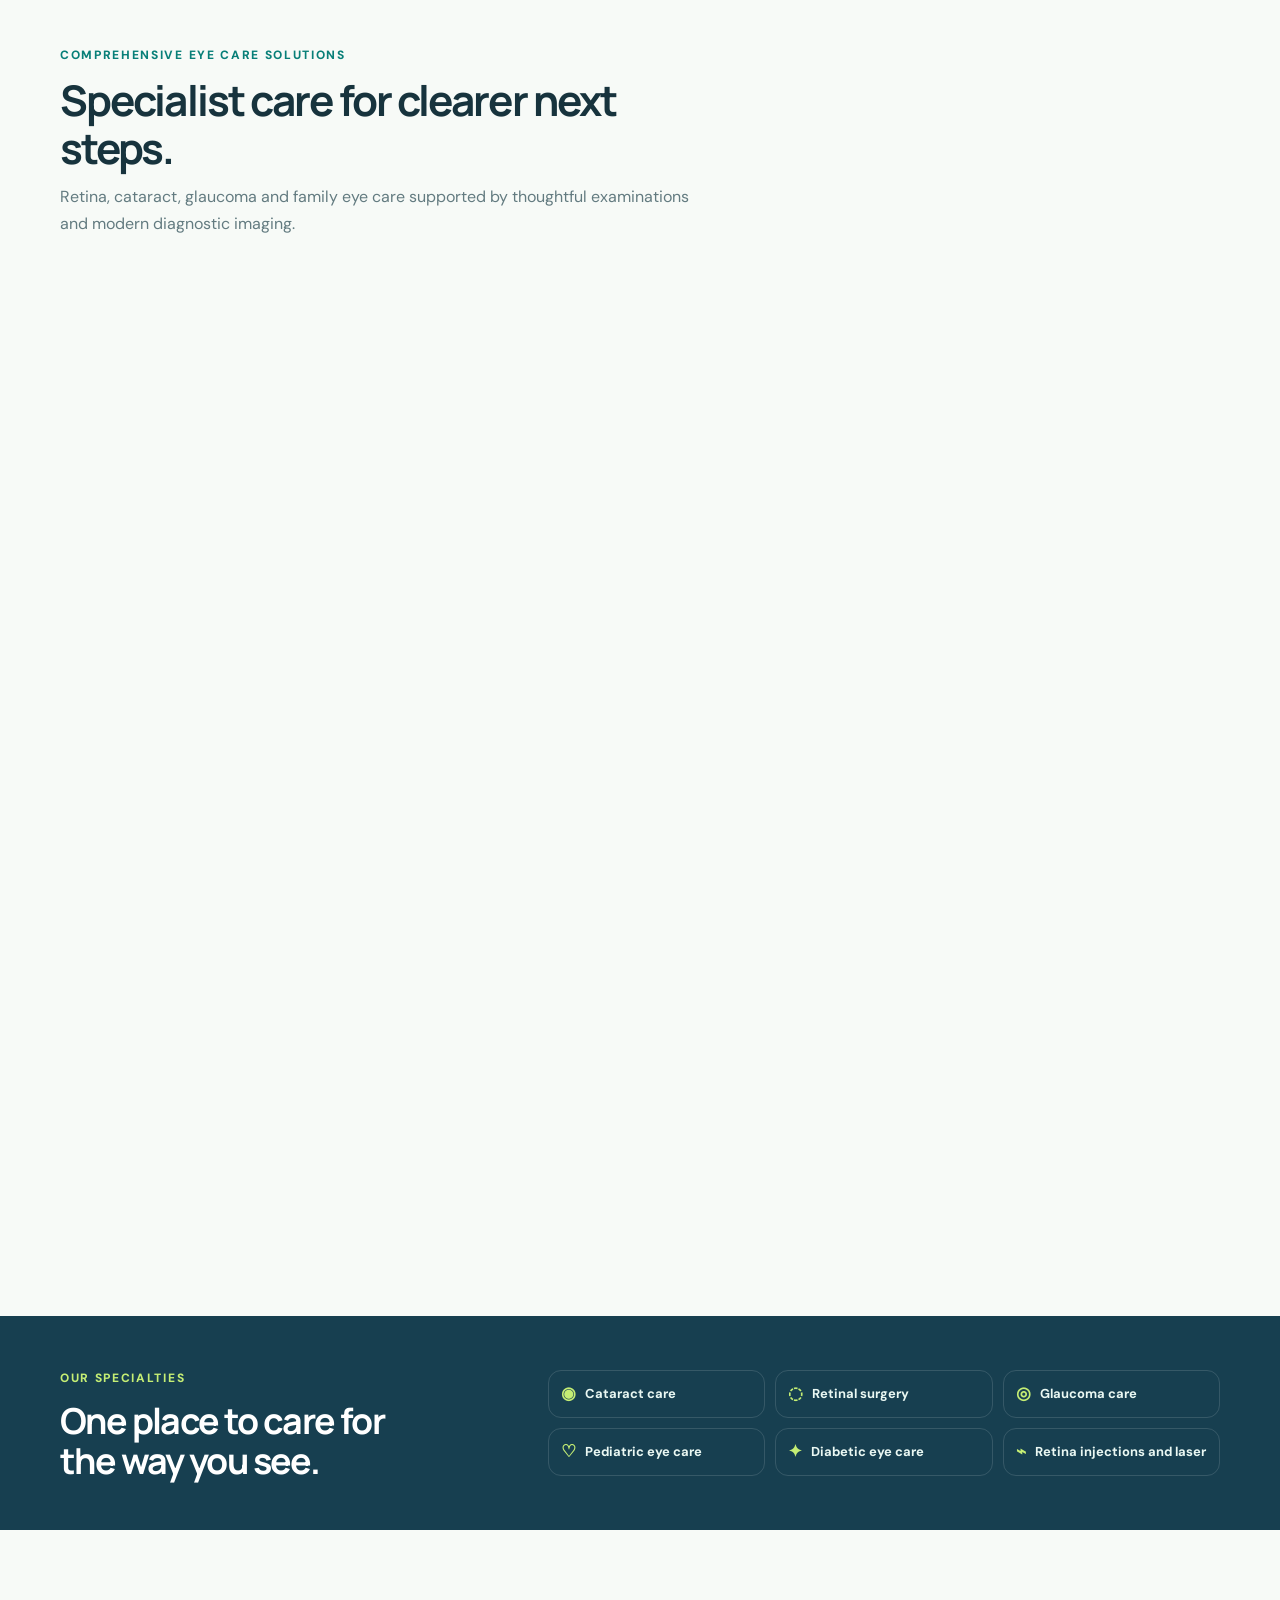
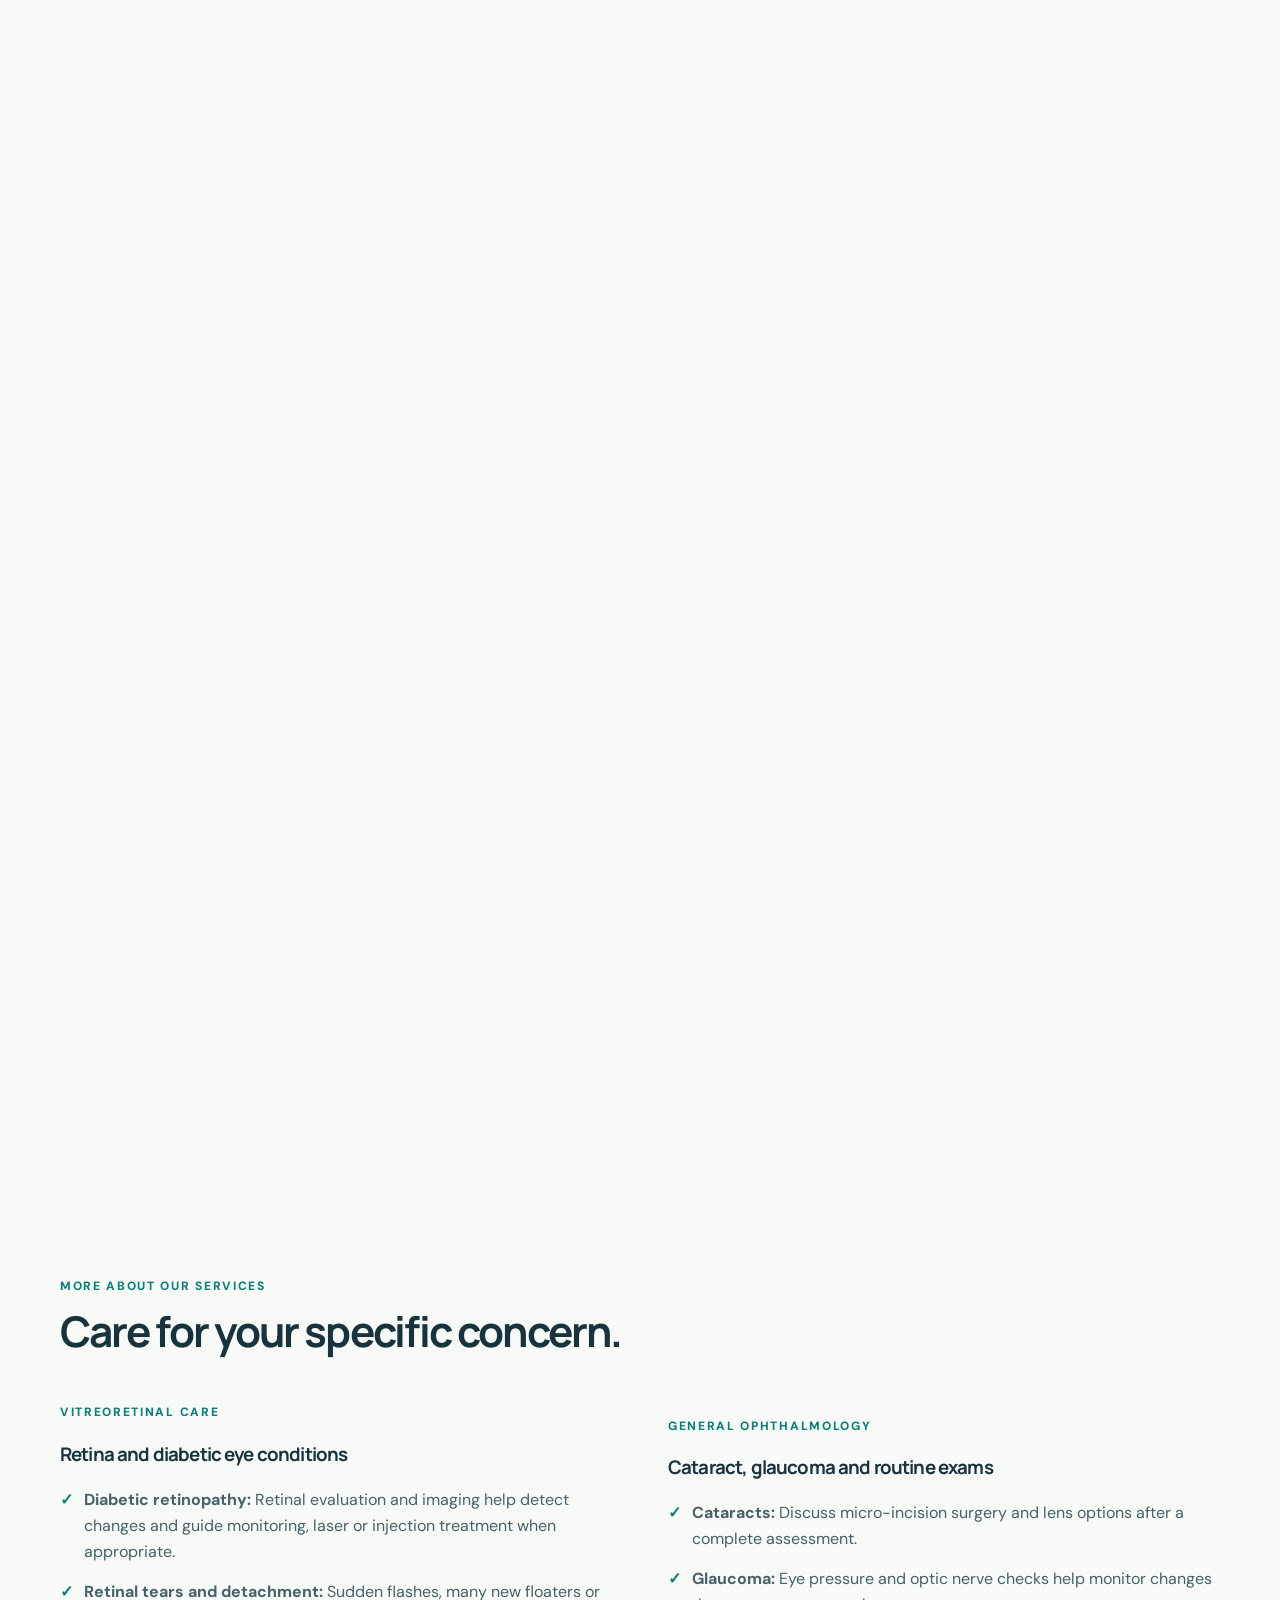
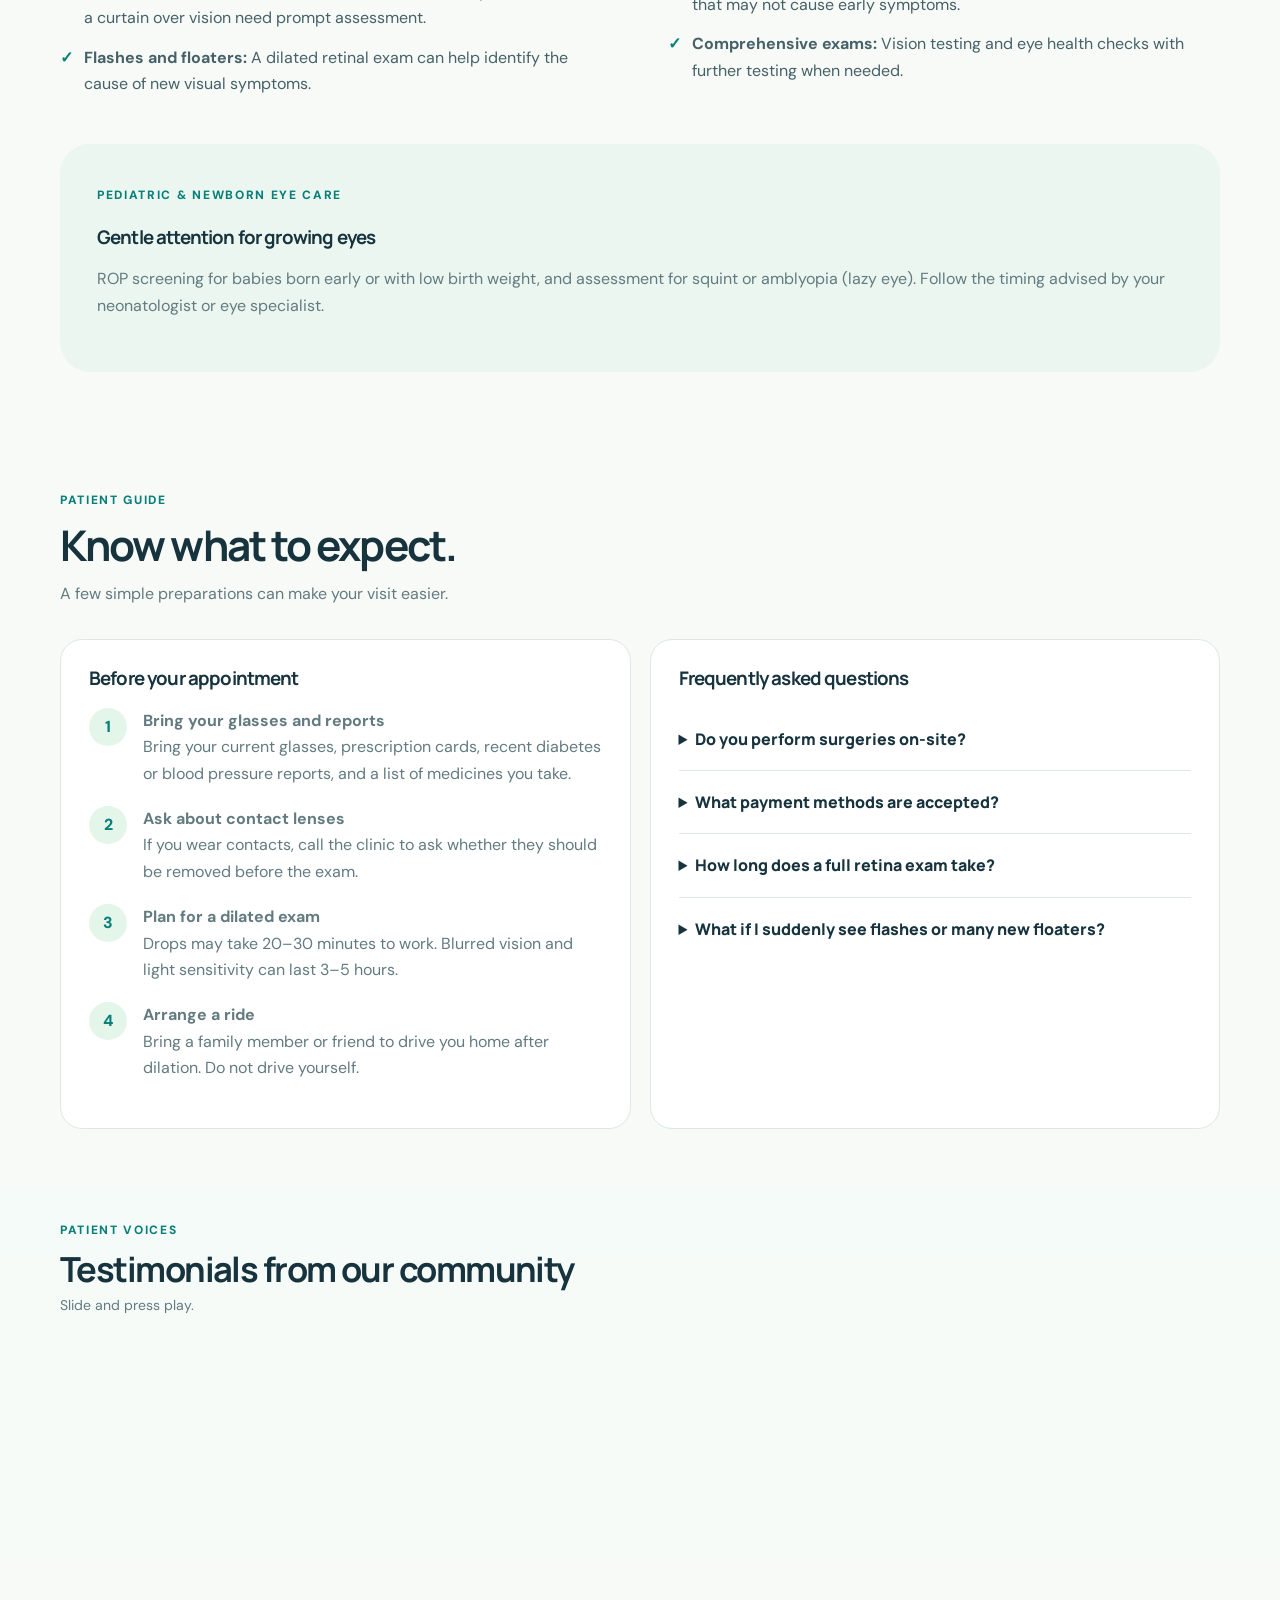
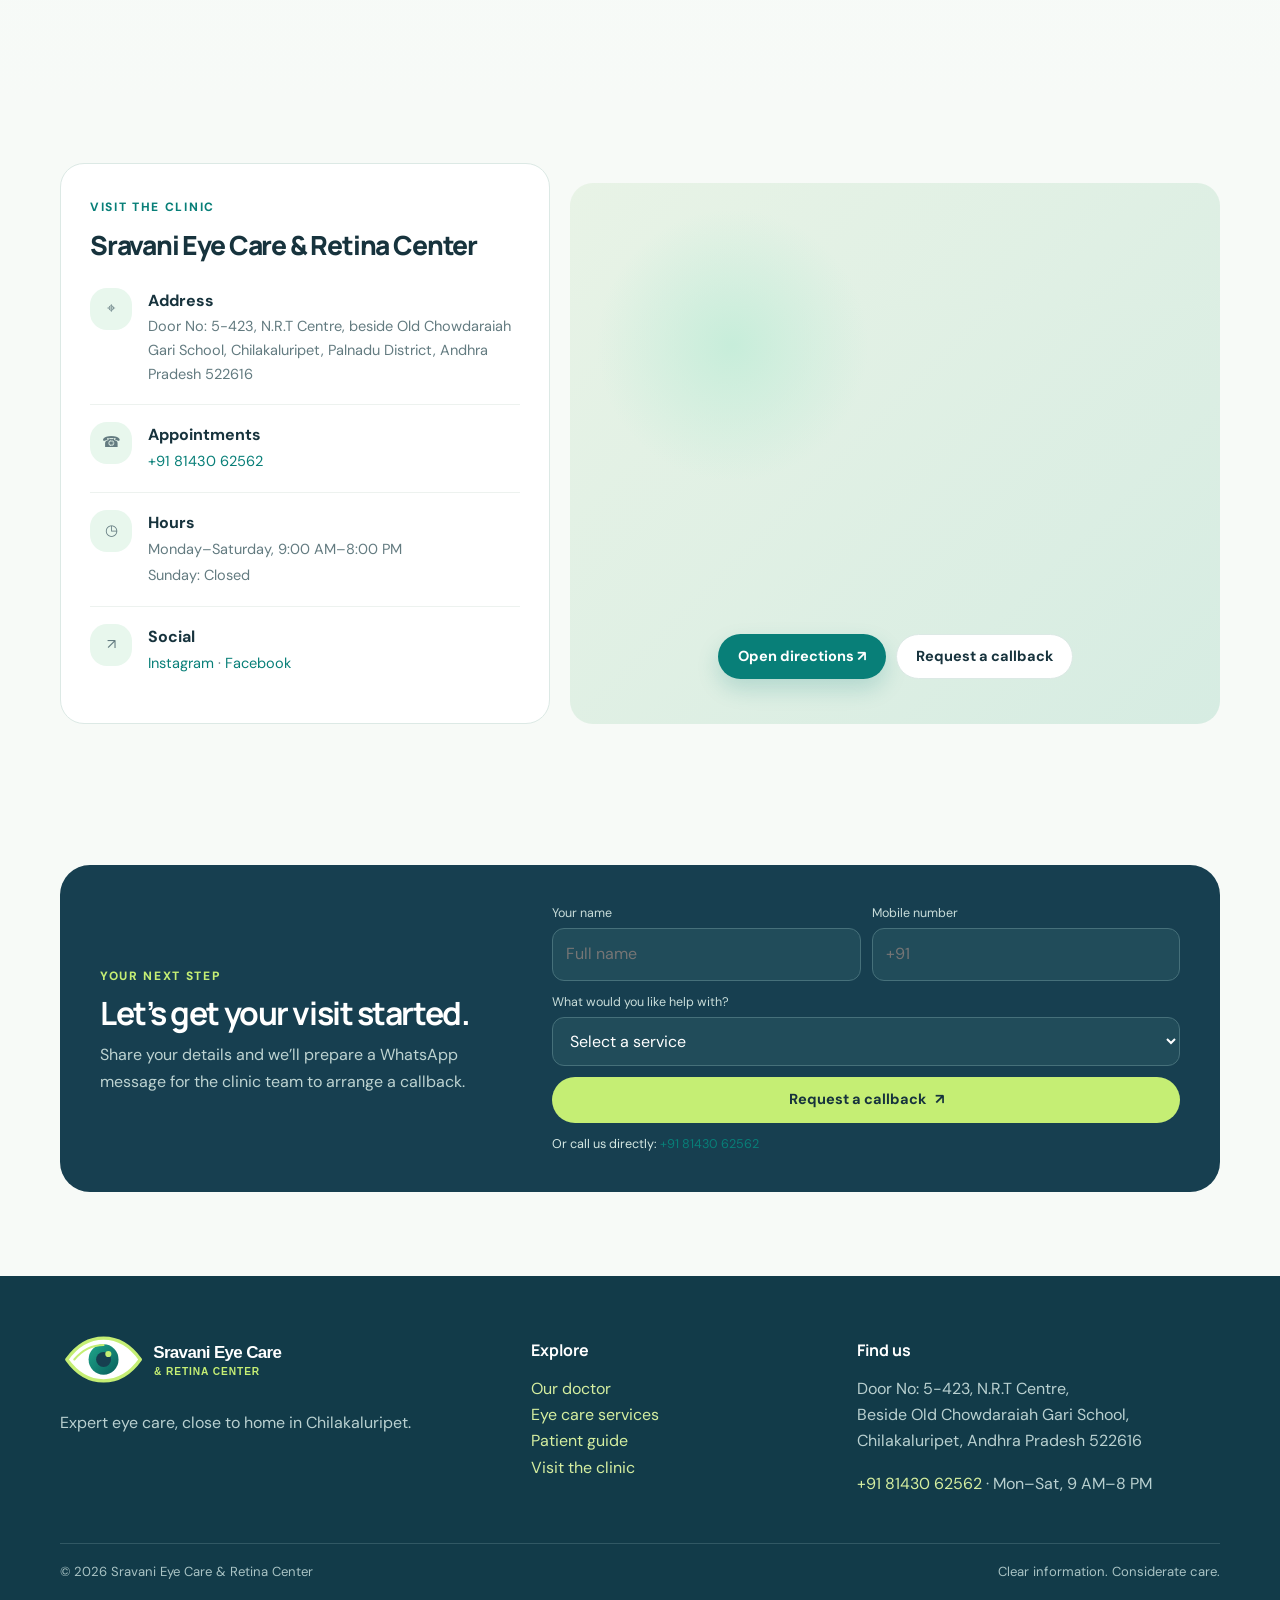
<file: patient-guide.html>
<!doctype html><html lang="en"><head><meta charset="utf-8"><meta http-equiv="refresh" content="0; url=index.html#guide"><title>Patient Guide | Sravani Eye Care</title><link rel="canonical" href="index.html#guide"></head><body><p>Taking you to the <a href="index.html#guide">Patient Guide</a>.</p></body></html>
</file>
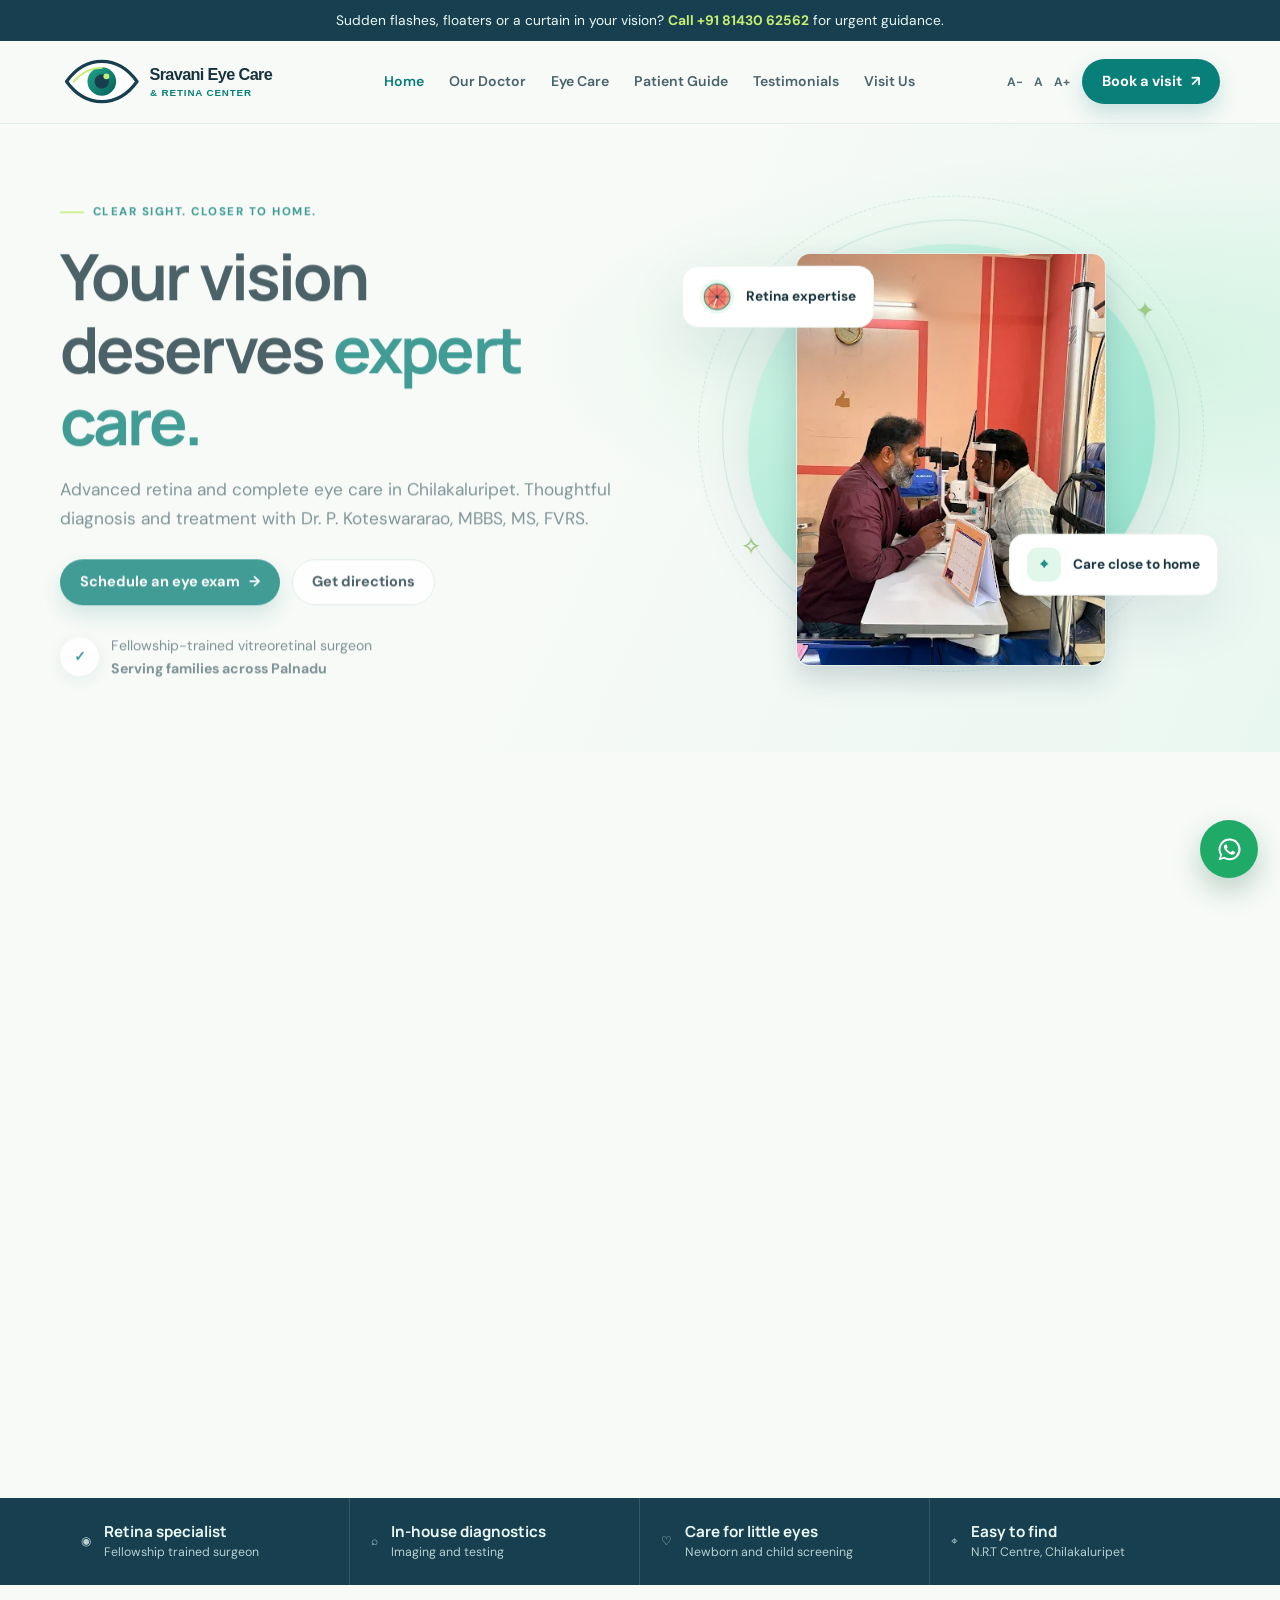
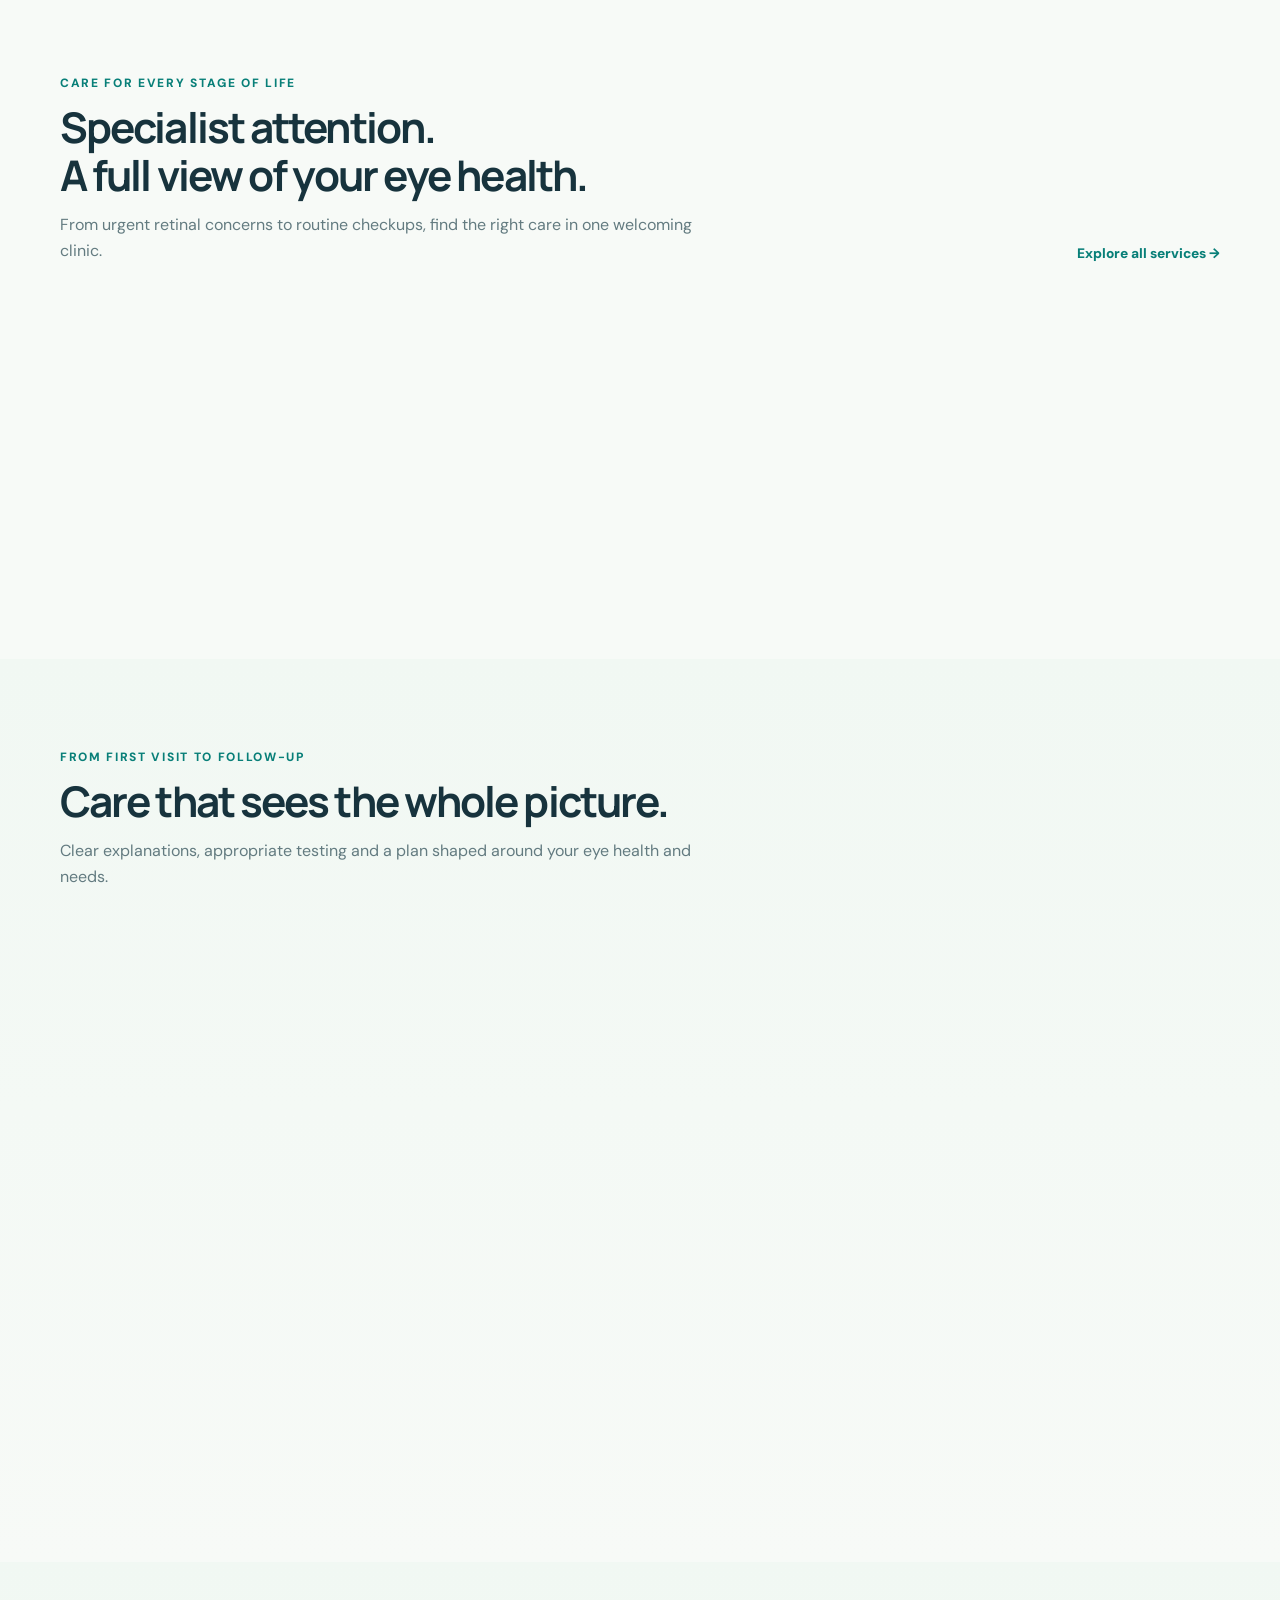
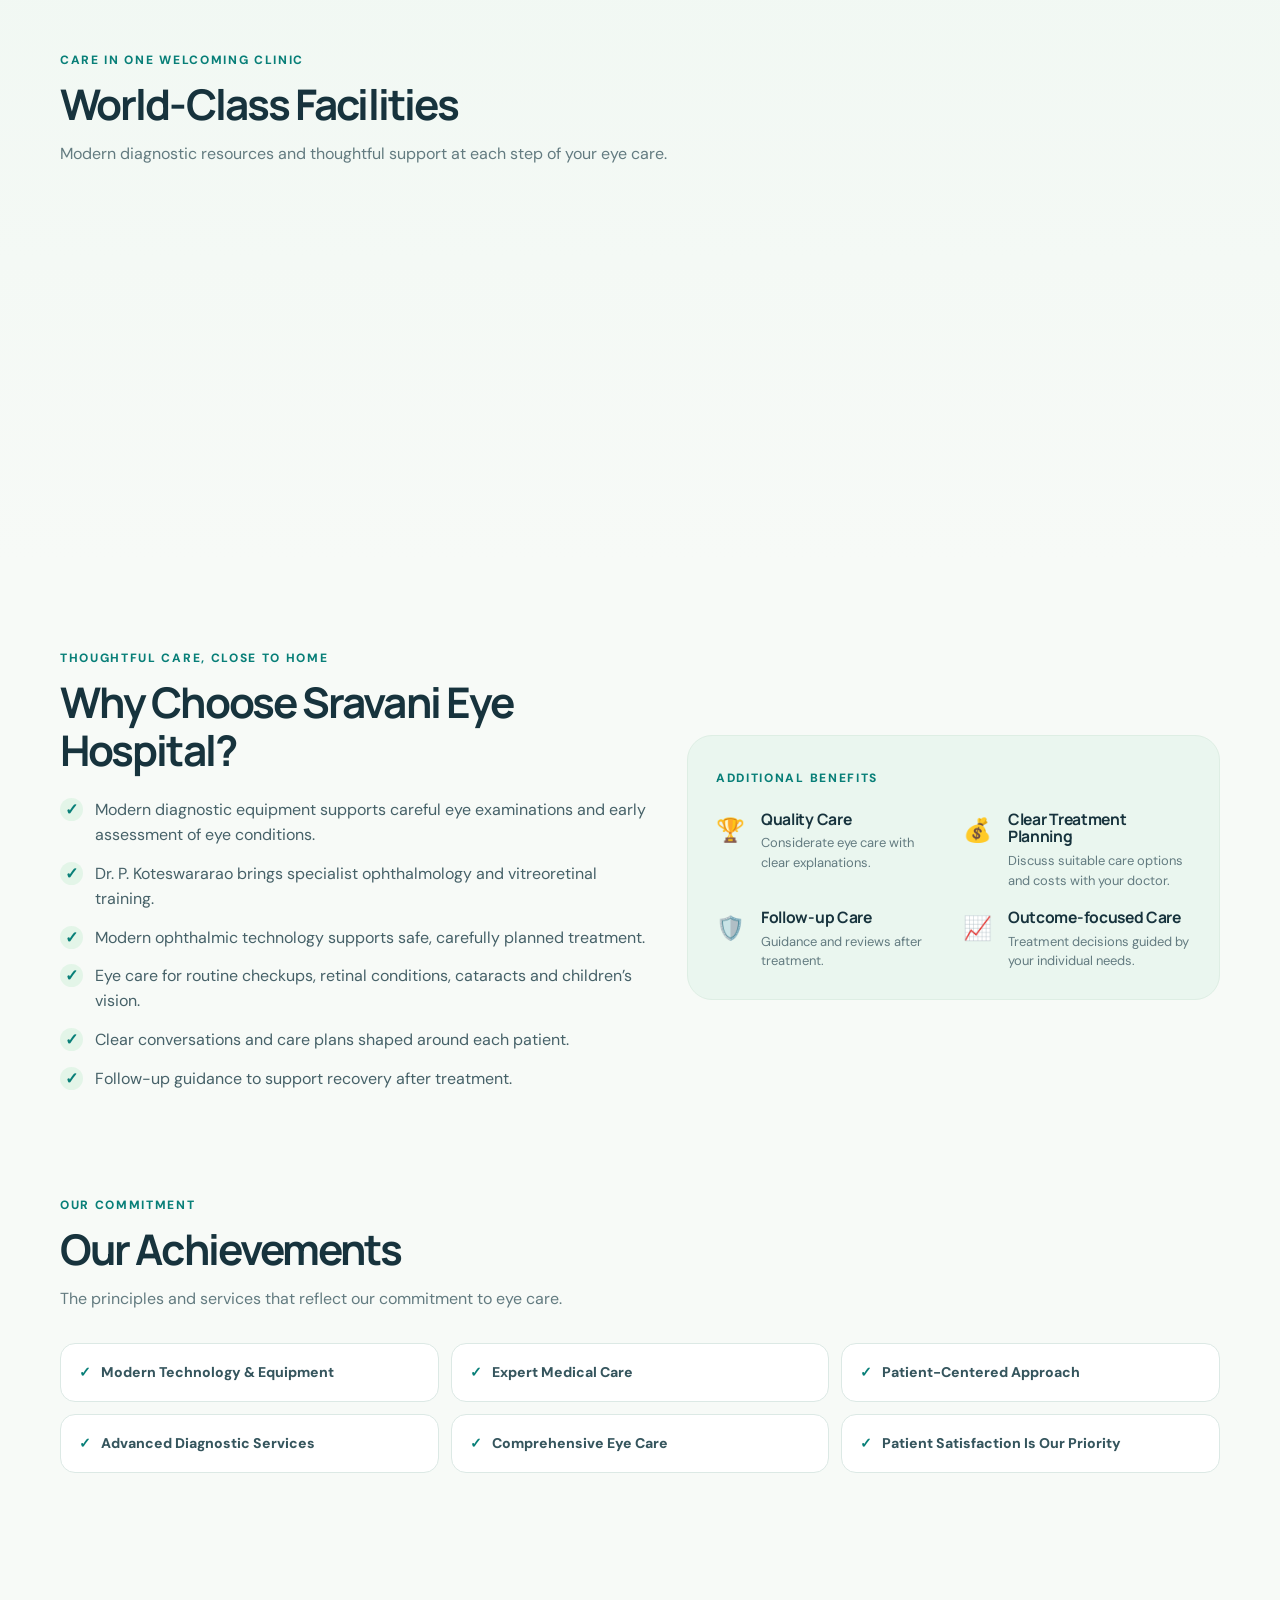
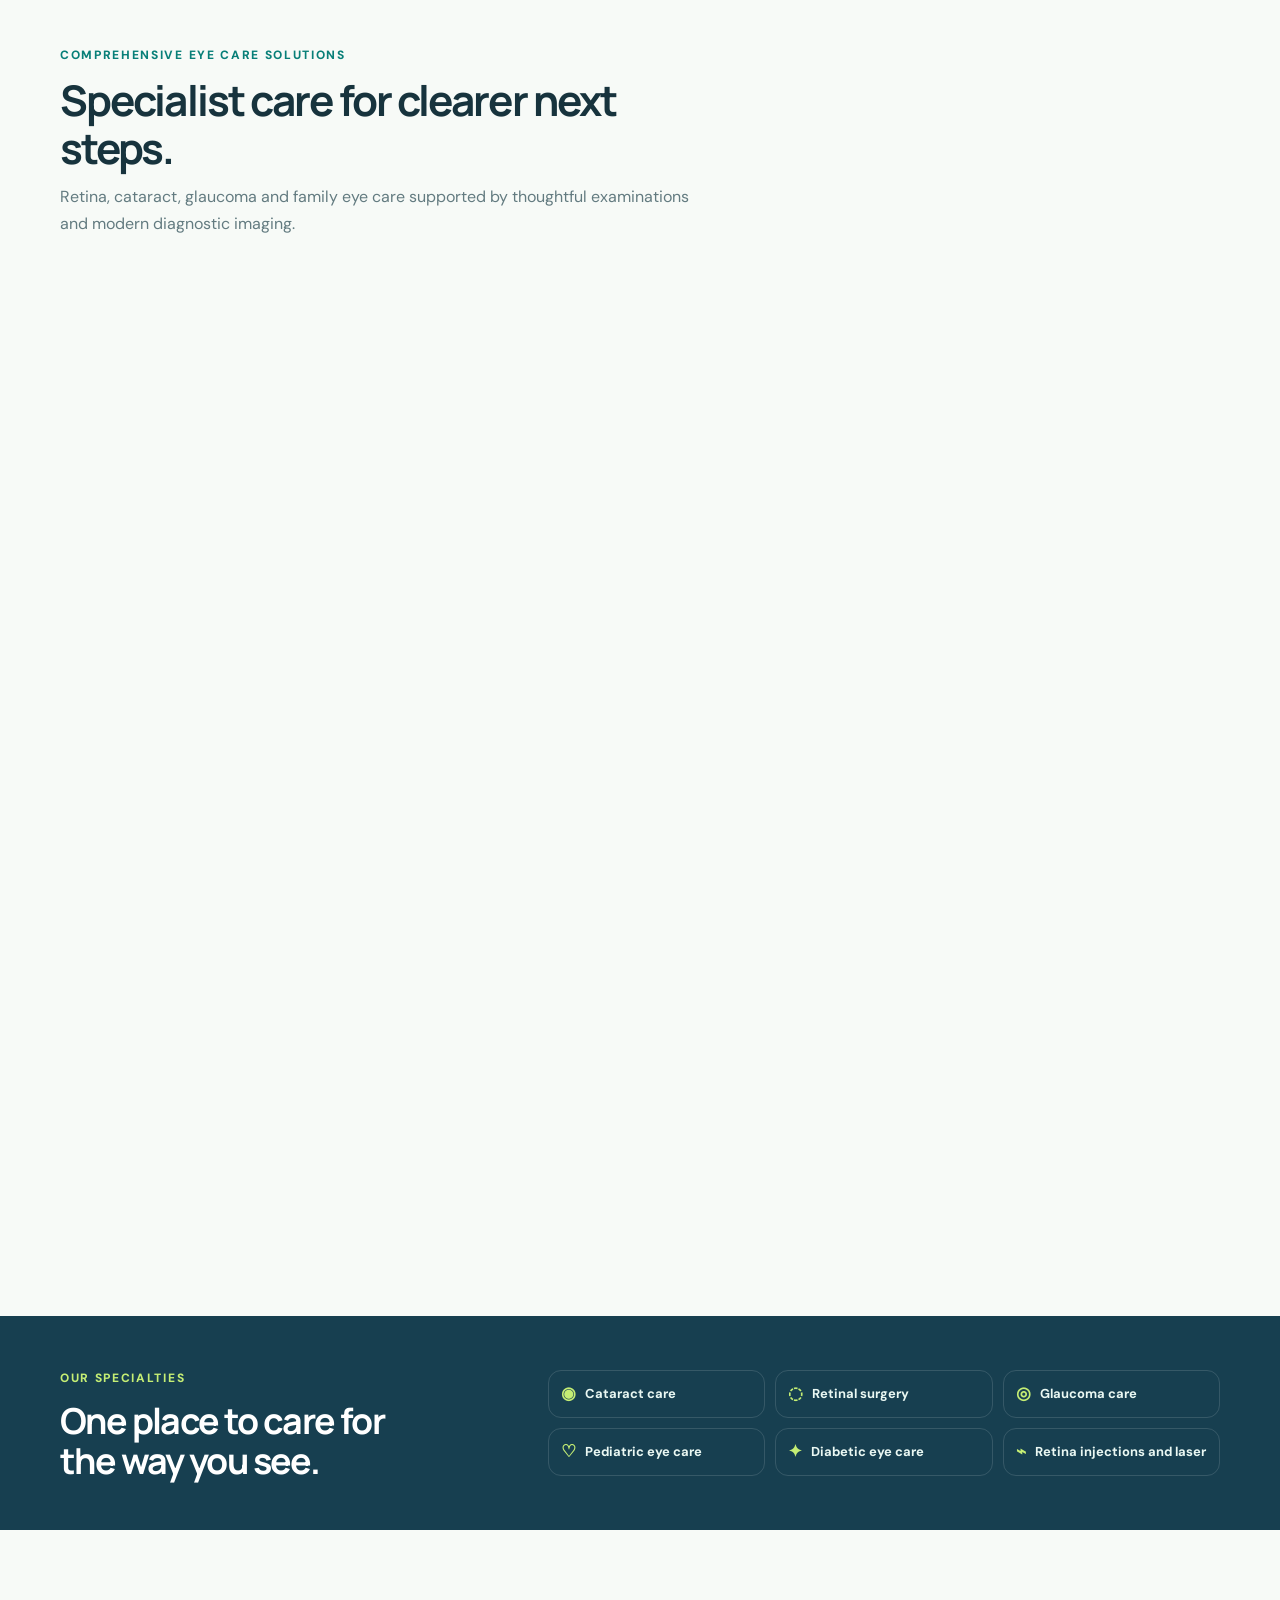
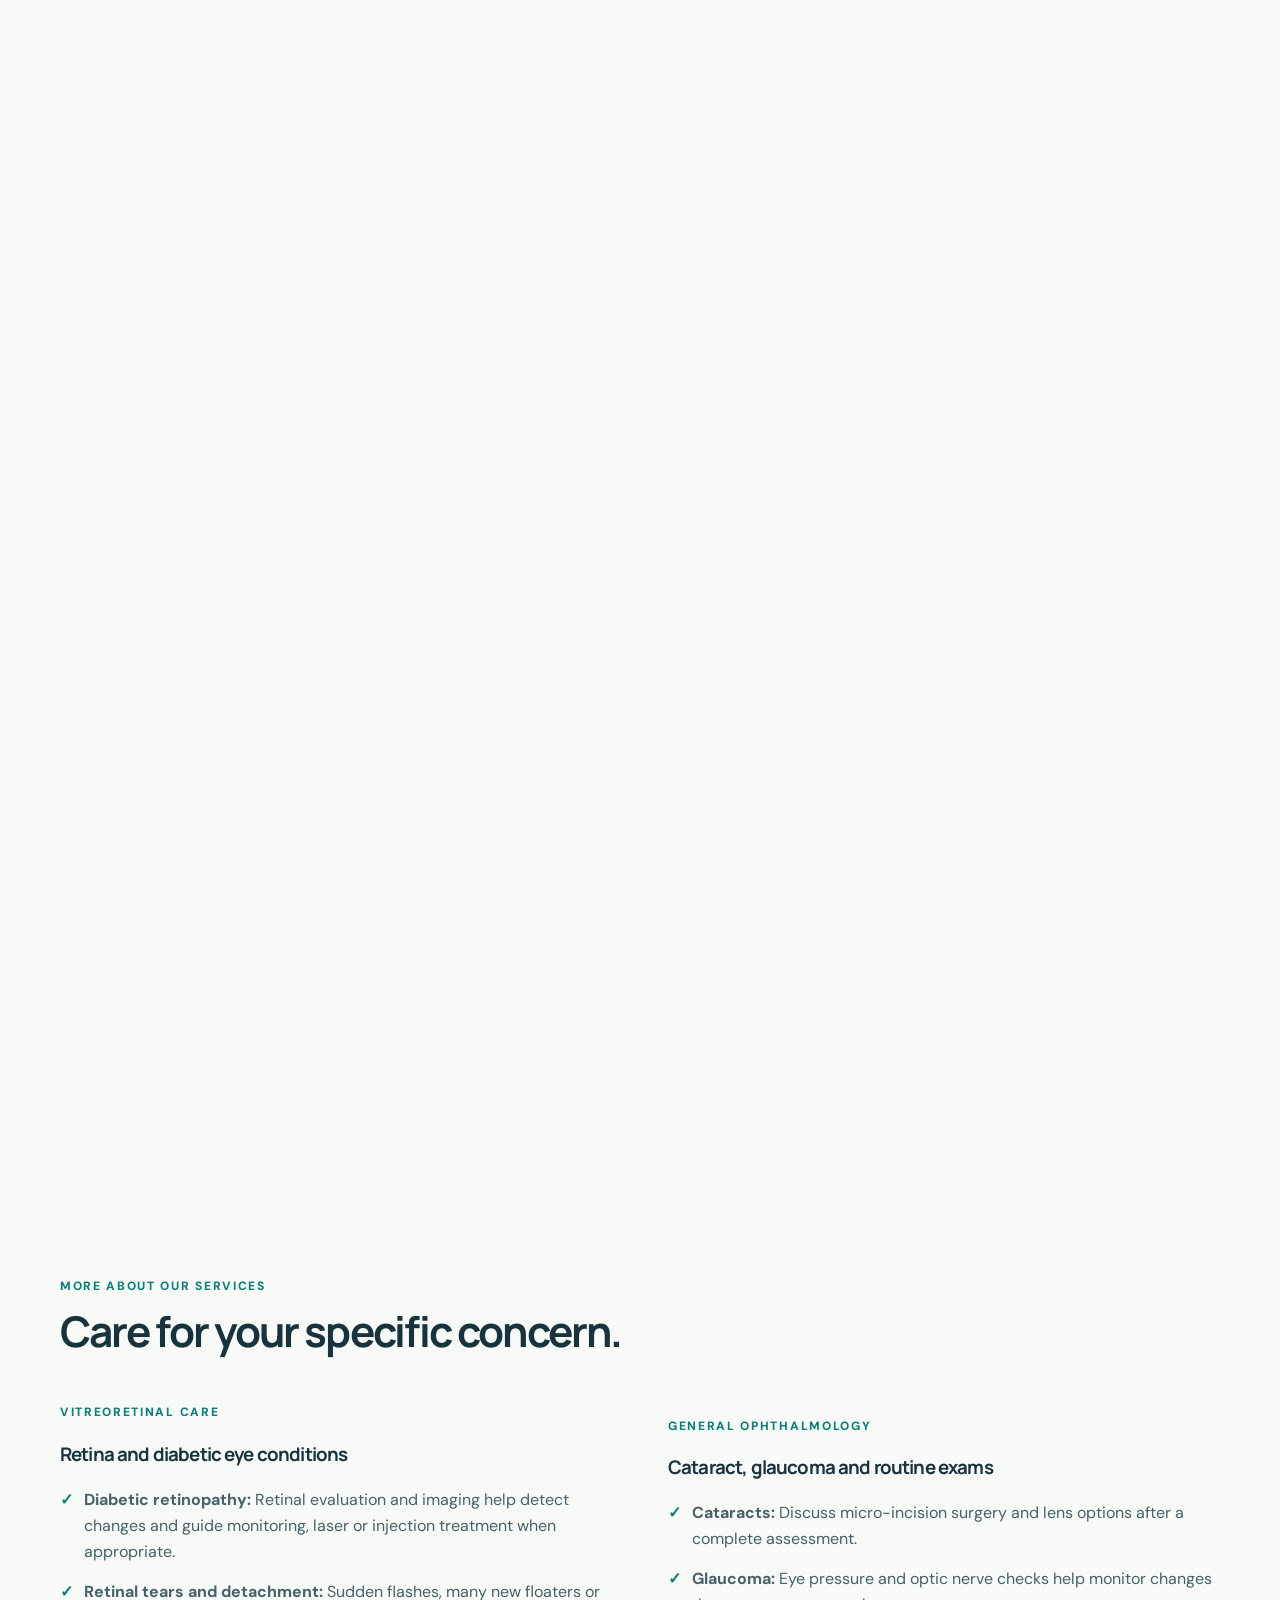
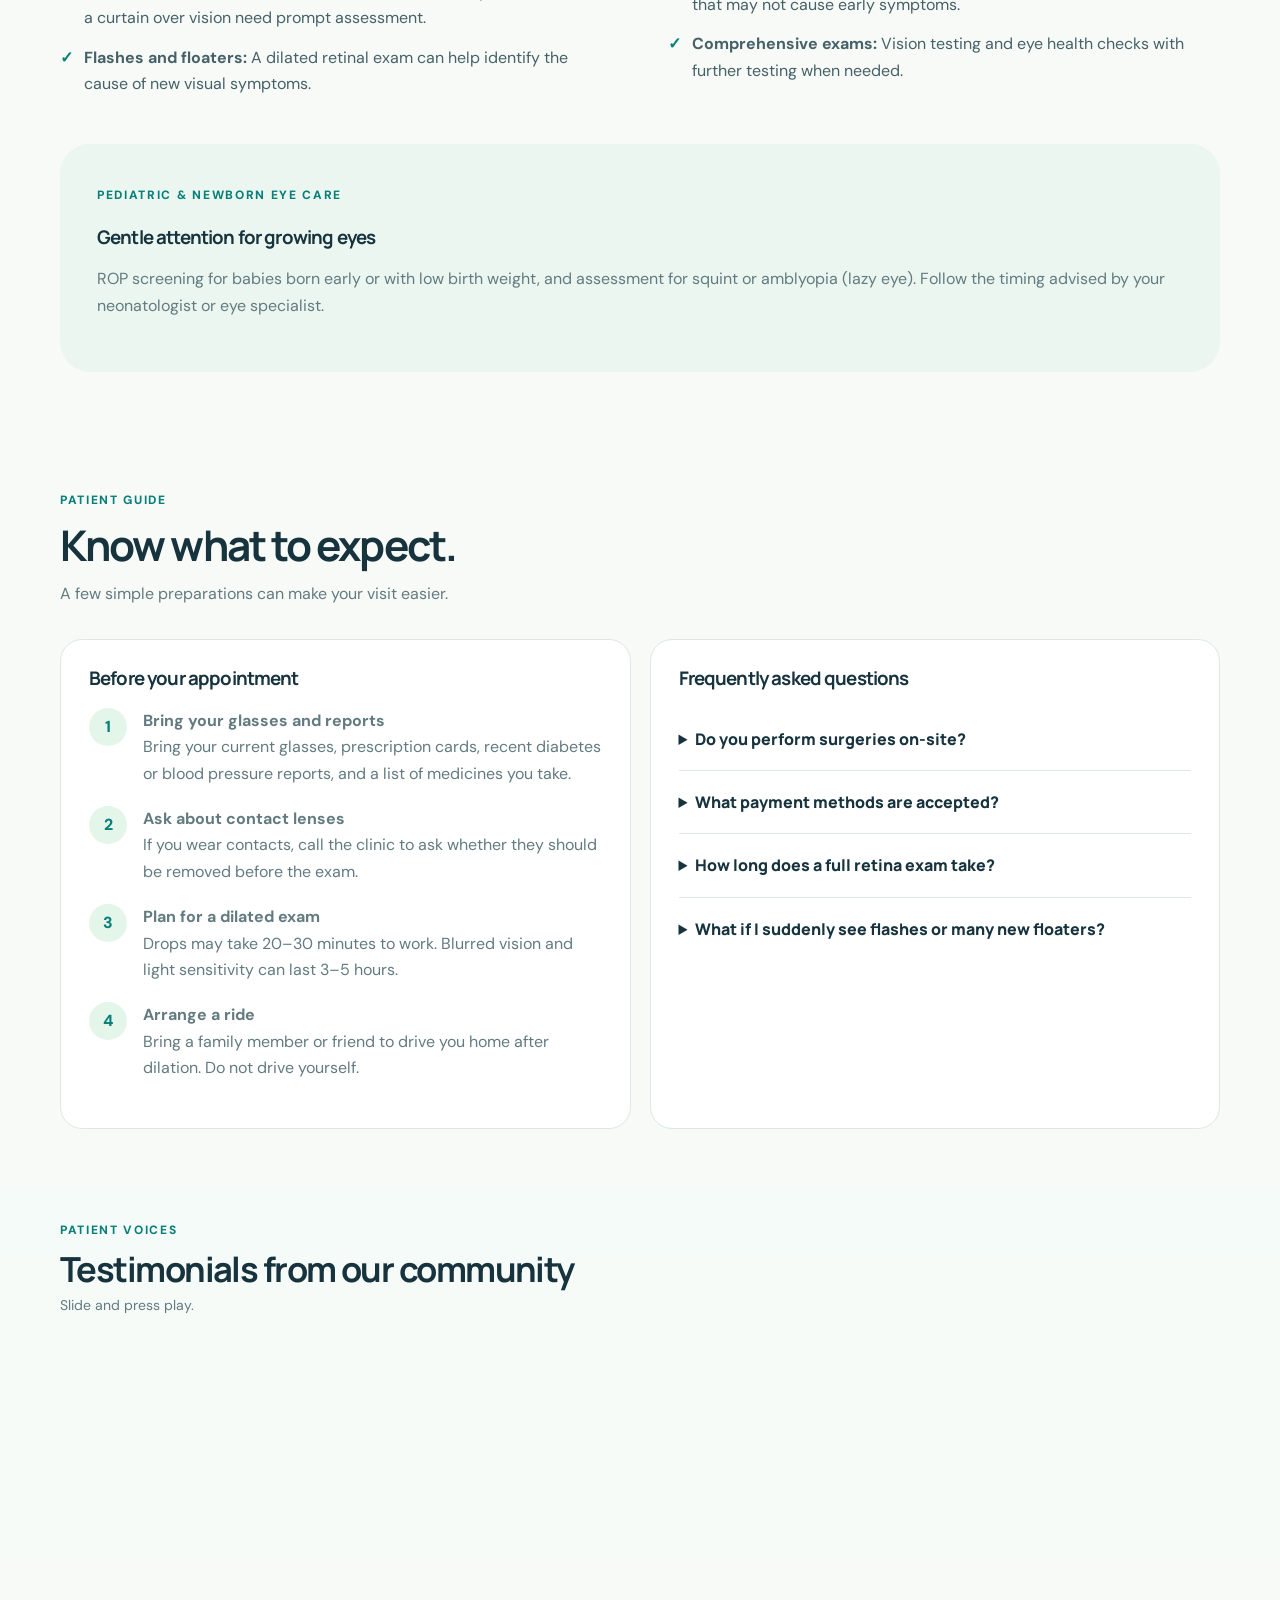
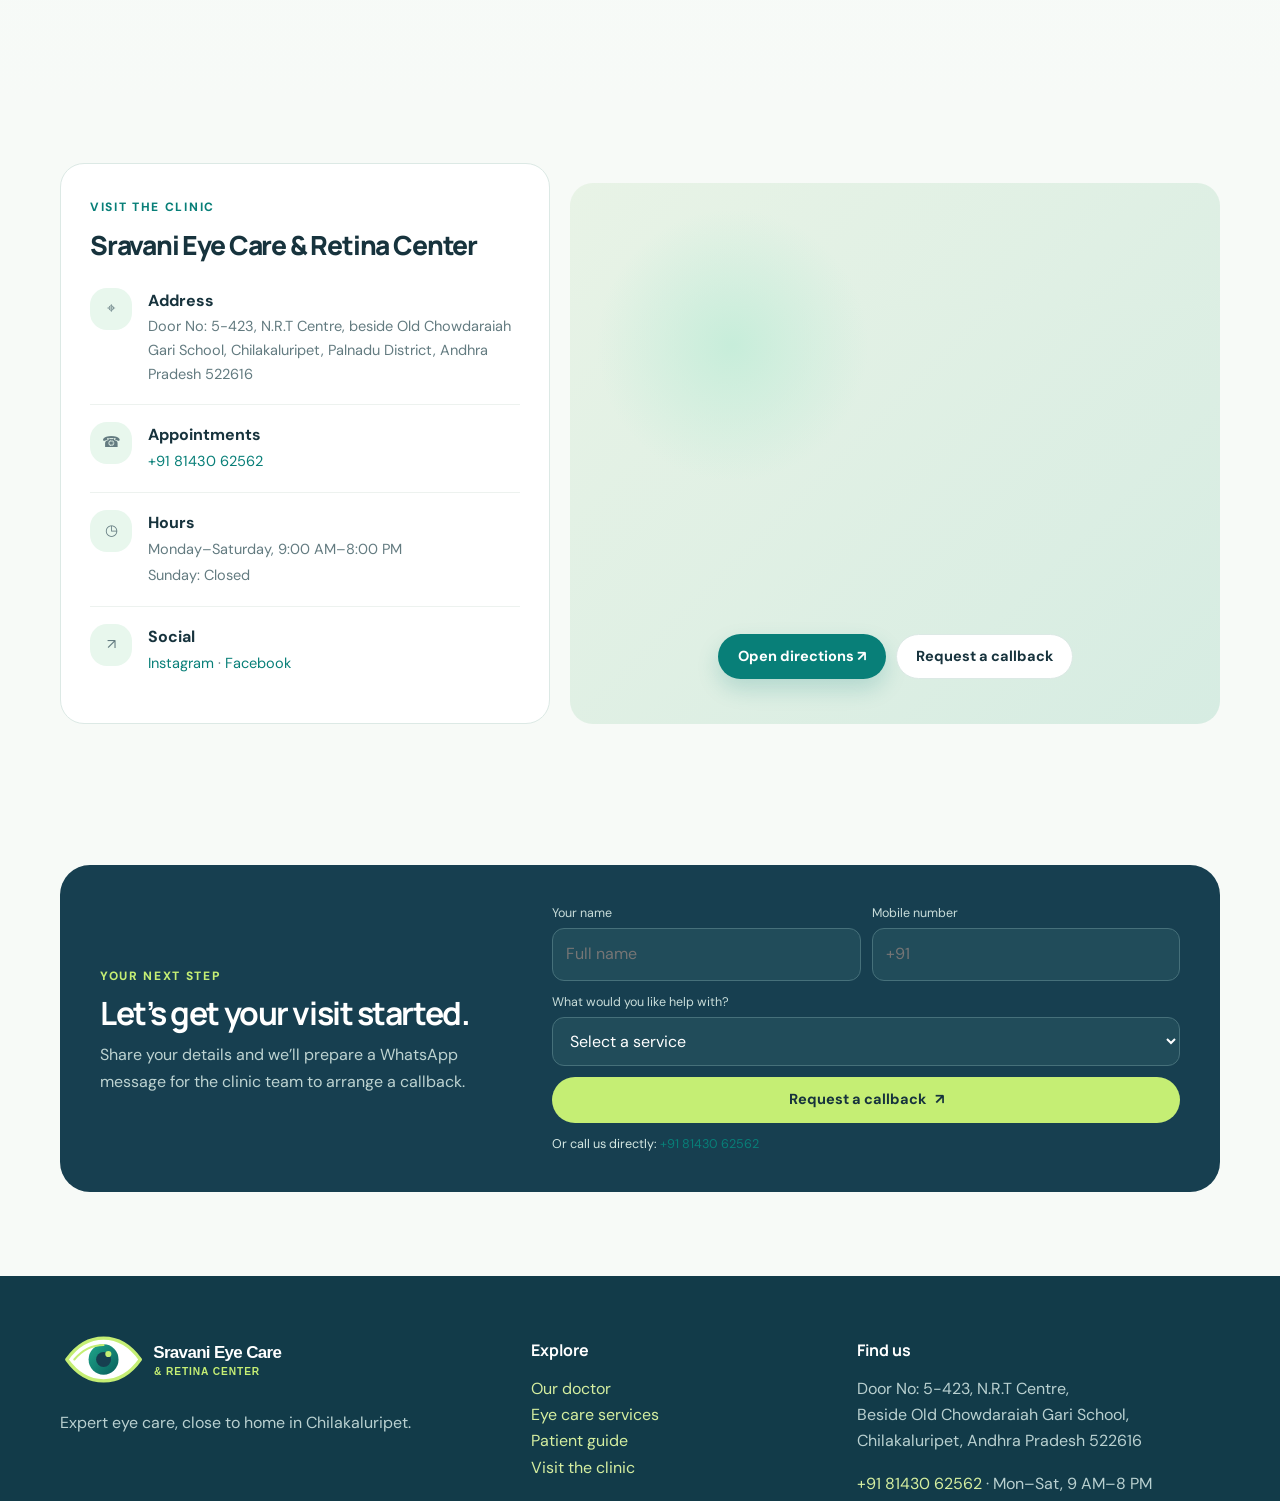
<file: services.html>
<!doctype html><html lang="en"><head><meta charset="utf-8"><meta http-equiv="refresh" content="0; url=index.html#services"><title>Eye Care Services | Sravani Eye Care</title><link rel="canonical" href="index.html#services"></head><body><p>Taking you to <a href="index.html#services">Eye Care Services</a>.</p></body></html>
</file>
<file: styles.css>
@import url('https://fonts.googleapis.com/css2?family=DM+Sans:wght@400;500;600;700&family=Manrope:wght@400;500;600;700;800&display=swap');

:root{--ink:#17333d;--muted:#637b80;--teal:#087f78;--teal-dark:#075e5c;--mint:#c9f3e8;--lime:#c5ee74;--paper:#f7faf7;--white:#fff;--line:#dce9e5;--navy:#173f50;--shadow:0 22px 60px rgba(20,63,75,.10);--radius:24px;--base:16px}
*{box-sizing:border-box}html{scroll-behavior:smooth;font-size:var(--base)}body{margin:0;background:var(--paper);color:var(--ink);font-family:'DM Sans',sans-serif;line-height:1.65}img,svg{max-width:100%}a{color:var(--teal);text-decoration:none}a:hover{color:var(--teal-dark)}button,input,select{font:inherit}button,a{touch-action:manipulation}.container{width:min(1160px,calc(100% - 48px));margin-inline:auto}.top-alert{background:var(--navy);color:#eaf8f3;text-align:center;padding:9px 16px;font-size:.86rem}.top-alert a{color:var(--lime);font-weight:700}.site-header{position:sticky;z-index:20;top:0;background:rgba(247,250,247,.92);backdrop-filter:blur(16px);border-bottom:1px solid rgba(220,233,229,.75)}.nav-wrap{min-height:82px;display:flex;align-items:center;justify-content:space-between;gap:24px}.logo{display:flex;align-items:center;gap:12px;color:var(--ink);font:800 1rem/1.15 Manrope,sans-serif;letter-spacing:-.035em;max-width:235px}.logo-mark{width:45px;height:45px;display:grid;place-items:center;border-radius:16px 16px 16px 5px;color:#fff;background:var(--teal);box-shadow:inset 0 -5px 0 rgba(0,0,0,.08);font-size:1rem;letter-spacing:-.09em}.main-nav{display:flex;align-items:center;gap:25px}.main-nav a{color:#48636a;font-size:.88rem;font-weight:600;white-space:nowrap}.main-nav a:hover,.main-nav a[aria-current=page]{color:var(--teal)}.nav-tools{display:flex;align-items:center;gap:8px}.font-tools{display:flex;align-items:center;gap:3px}.font-tools button{border:0;background:transparent;color:#536d72;padding:7px 4px;cursor:pointer;font-weight:700;font-size:.76rem}.menu-toggle{display:none;background:white;border:1px solid var(--line);border-radius:12px;padding:9px 12px;color:var(--ink);font-size:1.2rem}.btn{display:inline-flex;align-items:center;justify-content:center;gap:9px;padding:13px 19px;border:1px solid transparent;border-radius:999px;font-weight:700;font-size:.91rem;line-height:1.2;transition:transform .2s,box-shadow .2s,background .2s;cursor:pointer}.btn:hover{transform:translateY(-2px)}.btn-primary{background:var(--teal);color:white;box-shadow:0 10px 22px rgba(8,127,120,.2)}.btn-primary:hover{background:var(--teal-dark);color:white;box-shadow:0 14px 28px rgba(8,127,120,.25)}.btn-light{background:white;color:var(--ink);border-color:var(--line)}.btn-light:hover{border-color:var(--teal);color:var(--teal)}.btn-lime{background:var(--lime);color:var(--ink)}.hero{position:relative;overflow:hidden;padding:67px 0 76px;background:radial-gradient(ellipse at 86% 37%,rgba(196,241,218,.7),transparent 36%),linear-gradient(115deg,#f7faf7 48%,#e9f7f1)}.hero-grid{display:grid;grid-template-columns:1.03fr .97fr;align-items:center;gap:50px;min-height:465px}.eyebrow{display:inline-flex;align-items:center;gap:9px;color:var(--teal);text-transform:uppercase;letter-spacing:.13em;font-weight:800;font-size:.72rem}.eyebrow:before{content:'';width:24px;height:2px;background:var(--lime)}h1,h2,h3{font-family:Manrope,sans-serif;letter-spacing:-.045em;line-height:1.13}h1{margin:19px 0 18px;font-size:clamp(2.75rem,5vw,4.7rem);max-width:670px}h1 em{font-style:normal;color:var(--teal)}.hero-copy{max-width:565px;color:#5a7479;font-size:1.08rem}.cta-group{display:flex;flex-wrap:wrap;gap:12px;margin-top:27px}.hero-note{display:flex;align-items:center;gap:12px;margin-top:29px;color:#587176;font-size:.88rem}.doctor-seal{display:grid;place-items:center;width:39px;height:39px;background:white;border-radius:50%;color:var(--teal);box-shadow:0 4px 18px #1d66621a;font-weight:800}.hero-art{position:relative;min-height:430px;display:grid;place-items:center}.eye-frame{position:absolute;width:min(410px,90%);aspect-ratio:1.08;border-radius:49% 51% 46% 54%/55% 48% 52% 45%;background:linear-gradient(145deg,#d5f5e7,#8de0c9);transform:rotate(-6deg);animation:float 7s ease-in-out infinite;box-shadow:var(--shadow)}.eye-frame:before,.eye-frame:after{content:'';position:absolute;border:1px solid rgba(7,127,120,.14);border-radius:50%;inset:-24px}.eye-frame:after{inset:-48px;border-style:dashed;animation:spin 42s linear infinite}.eye-svg{position:relative;width:105%;filter:drop-shadow(0 18px 22px rgba(34,102,92,.16));animation:look 8s ease-in-out infinite}.orbit-card{position:absolute;display:flex;align-items:center;gap:12px;padding:13px 17px;border:1px solid #edf3ee;background:#fff;border-radius:16px;box-shadow:var(--shadow);font-weight:700;font-size:.85rem;animation:float 6s ease-in-out infinite}.orbit-card.one{top:48px;left:0}.orbit-card.two{right:2px;bottom:45px;animation-delay:-2s}.orbit-icon{width:34px;height:34px;display:grid;place-items:center;background:#e1f7ec;border-radius:11px;color:var(--teal)}.spark{position:absolute;color:#8bbd63;font-size:1.5rem;animation:pulse 2.5s ease-in-out infinite}.spark.s1{right:12%;top:17%}.spark.s2{left:11%;bottom:19%;animation-delay:1s}.section{padding:84px 0}.section-tight{padding:57px 0}.section-head{display:flex;justify-content:space-between;align-items:end;gap:30px;margin-bottom:31px}.section-head>div{max-width:670px}.section-kicker{color:var(--teal);font-size:.75rem;font-weight:800;letter-spacing:.14em;text-transform:uppercase}.section-title{font-size:clamp(2rem,3.3vw,3.2rem);margin:9px 0 12px}.section-intro{margin:0;color:var(--muted);max-width:640px}.trust-strip{margin-top:-1px;background:var(--navy);color:#e9f8f3}.trust-grid{display:grid;grid-template-columns:repeat(4,1fr)}.trust-item{padding:23px 21px;display:flex;gap:13px;align-items:center;border-right:1px solid rgba(255,255,255,.13)}.trust-item:last-child{border:0}.trust-icon{font-size:1.45rem;color:var(--lime)}.trust-item strong{display:block;font:700 .95rem Manrope,sans-serif}.trust-item span{display:block;color:#b7d0cf;font-size:.77rem}.service-grid{display:grid;grid-template-columns:repeat(3,1fr);gap:18px}.service-card{position:relative;overflow:hidden;padding:27px 25px;background:white;border:1px solid #e4eeea;border-radius:var(--radius);transition:transform .25s,box-shadow .25s}.service-card:hover{transform:translateY(-5px);box-shadow:var(--shadow)}.service-card:after{content:'';position:absolute;width:135px;height:135px;border-radius:50%;background:#eef9ef;right:-52px;bottom:-63px}.service-icon{display:grid;place-items:center;width:52px;height:52px;background:#e8f7ed;border-radius:17px;color:var(--teal);margin-bottom:20px}.service-card h3{font-size:1.27rem;margin:0 0 10px}.service-card p{color:var(--muted);font-size:.92rem;margin:0 0 19px}.text-link{font-weight:800;font-size:.86rem}.split{display:grid;grid-template-columns:1fr 1fr;gap:56px;align-items:center}.soft-panel{padding:37px;background:#eaf6ef;border-radius:30px;position:relative;overflow:hidden}.soft-panel h2{font-size:2.1rem;margin:10px 0 17px}.soft-panel p{color:var(--muted)}.bullet-list{list-style:none;padding:0;margin:22px 0;display:grid;gap:13px}.bullet-list li{display:flex;gap:11px;align-items:start;color:#466168}.check{color:var(--teal);font-weight:900}.quote-mark{font:800 7rem/0.75 Manrope,sans-serif;color:#b6e4cb;position:absolute;right:28px;top:8px}.symptom-tabs{display:flex;gap:9px;flex-wrap:wrap;margin:25px 0}.symptom-tabs button{border:1px solid var(--line);background:white;color:#526d72;padding:11px 16px;border-radius:999px;font-weight:700;cursor:pointer}.symptom-tabs button[aria-selected=true]{background:var(--teal);color:white;border-color:var(--teal)}.symptom-panel{background:white;border:1px solid var(--line);border-radius:22px;padding:27px;box-shadow:0 12px 30px rgba(20,63,75,.05)}.symptom-panel h3{margin:0 0 8px;font-size:1.3rem}.symptom-panel p{color:var(--muted)}.symptom-panel ul{display:flex;flex-wrap:wrap;gap:8px;list-style:none;padding:0}.symptom-panel li{background:#eff8f2;padding:7px 12px;border-radius:99px;color:#42646a;font-size:.83rem}.book-panel{background:var(--navy);color:white;border-radius:30px;padding:38px 40px;display:grid;grid-template-columns:.8fr 1.2fr;gap:34px;align-items:center}.book-panel h2{font-size:2rem;margin:7px 0 11px}.book-panel p{color:#bdd3d1;margin:0}.book-panel form{display:grid;grid-template-columns:1fr 1fr;gap:11px}.book-panel label{display:block;color:#c9ddda;font-size:.78rem;margin:0 0 5px}.book-panel input,.book-panel select{width:100%;border:1px solid #46707a;background:#214c5a;color:white;border-radius:12px;padding:12px 13px;outline:none}.book-panel input:focus,.book-panel select:focus{border-color:var(--lime)}.book-panel option{color:var(--ink)}.book-panel form button{grid-column:span 2}.form-note{grid-column:span 2;color:#d5e8e3;font-size:.79rem}.page-hero{padding:69px 0 58px;background:linear-gradient(110deg,#eaf7f0,#f7faf7 66%)}.page-hero h1{font-size:clamp(2.6rem,4.5vw,4.1rem);margin:13px 0}.page-hero p{color:var(--muted);max-width:650px;font-size:1.07rem}.breadcrumbs{font-size:.8rem;color:#6a8588}.doctor-card{display:grid;grid-template-columns:.72fr 1.28fr;gap:38px;padding:37px;background:white;border:1px solid var(--line);border-radius:28px;box-shadow:var(--shadow)}.doctor-visual{min-height:300px;border-radius:22px;background:linear-gradient(145deg,#c9edda,#eaf6ef);display:grid;place-items:center;overflow:hidden}.doctor-visual svg{width:80%;max-height:300px}.doctor-copy h2{font-size:2rem;margin:4px 0}.credential{color:var(--teal);font-weight:800}.doctor-copy p{color:var(--muted)}.service-detail{display:grid;grid-template-columns:62px 1fr;gap:19px;background:white;border:1px solid var(--line);border-radius:20px;padding:23px 25px;margin:13px 0}.service-detail .service-icon{margin:0}.service-detail h3{margin:2px 0 7px}.service-detail p{margin:0;color:var(--muted)}.guide-grid{display:grid;grid-template-columns:1fr 1fr;gap:19px}.guide-card{background:white;border:1px solid var(--line);padding:28px;border-radius:22px}.guide-card h2,.guide-card h3{margin-top:0}.step{display:grid;grid-template-columns:40px 1fr;gap:14px;margin:19px 0}.step-num{width:38px;height:38px;border-radius:50%;display:grid;place-items:center;background:#e4f6e9;color:var(--teal);font-weight:800}.step p{margin:0;color:var(--muted)}.faq-item{border-bottom:1px solid var(--line);padding:18px 0}.faq-item:last-child{border-bottom:0}.faq-item summary{cursor:pointer;font-weight:800;font-family:Manrope,sans-serif}.faq-item p{color:var(--muted);margin:12px 0 0}.contact-grid{display:grid;grid-template-columns:.86fr 1.14fr;gap:20px}.contact-card{background:white;border:1px solid var(--line);padding:29px;border-radius:24px}.contact-row{display:grid;grid-template-columns:44px 1fr;gap:14px;padding:17px 0;border-bottom:1px solid #edf2ef}.contact-row:last-child{border:0}.contact-row .service-icon{width:42px;height:42px;margin:0}.contact-row strong{display:block}.contact-row span,.contact-row address{font-style:normal;color:var(--muted);font-size:.91rem}.map-panel{margin-top:20px;min-height:200px;background:radial-gradient(circle at 25% 30%,#c7edda,transparent 22%),linear-gradient(135deg,#e8f3e6,#d6ece2);border-radius:23px;display:grid;place-items:center;text-align:center;padding:22px}.map-pin{font-size:2rem}.footer{background:#123b49;color:white;padding:49px 0 23px}.footer-grid{display:grid;grid-template-columns:1.2fr .8fr 1fr;gap:35px}.footer p,.footer address{color:#b9d0d0;font-style:normal}.footer a{color:#d5eea0}.footer h3{font-size:1rem;color:white;letter-spacing:0}.footer-bottom{margin-top:30px;border-top:1px solid #315864;padding-top:17px;color:#a9c3c4;font-size:.82rem;display:flex;justify-content:space-between;gap:20px}.whatsapp{position:fixed;z-index:18;right:22px;bottom:22px;width:58px;height:58px;display:grid;place-items:center;border-radius:50%;background:#1faa68;color:white;box-shadow:0 12px 28px #11623c44;transition:transform .2s}.whatsapp:hover{transform:scale(1.08);color:#fff}.whatsapp svg{width:27px}.reveal{opacity:0;transform:translateY(18px);transition:opacity .65s ease,transform .65s ease}.reveal.is-visible{opacity:1;transform:none}.notice{font-size:.86rem;color:var(--muted)}@keyframes float{0%,100%{transform:translateY(0) rotate(-6deg)}50%{transform:translateY(-10px) rotate(-4deg)}}@keyframes spin{to{transform:rotate(360deg)}}@keyframes pulse{0%,100%{transform:scale(.9);opacity:.65}50%{transform:scale(1.16);opacity:1}}@keyframes look{0%,100%{transform:translateX(0)}45%{transform:translateX(4px)}55%{transform:translateX(4px)}}
label{display:block}section[id],div[id]{scroll-margin-top:105px}.scan-gif{width:34px;height:34px;display:block;flex:none;border-radius:50%;object-fit:cover}.orbit-card{animation:bob 6s ease-in-out infinite}.orbit-card.two{animation-name:bob}@keyframes bob{0%,100%{transform:translateY(0)}50%{transform:translateY(-8px)}}
@media(max-width:1080px){.main-nav{gap:14px}.main-nav a{font-size:.81rem}.font-tools{display:none}.header-cta{display:none}.hero-grid{gap:20px}.trust-item{padding:20px 13px}.trust-item span{font-size:.71rem}}
@media(max-width:820px){.container{width:min(100% - 36px,680px)}.nav-wrap{min-height:70px}.menu-toggle{display:block}.main-nav{display:none;position:absolute;left:18px;right:18px;top:70px;padding:13px;background:white;box-shadow:var(--shadow);border:1px solid var(--line);border-radius:18px;align-items:stretch}.main-nav.is-open{display:flex;flex-direction:column;gap:0}.main-nav a{display:block;padding:12px}.nav-tools .btn{display:none}.hero{padding:46px 0}.hero-grid{grid-template-columns:1fr;gap:12px}.hero-copy{font-size:1rem}.hero-art{min-height:350px;max-width:540px;width:100%;margin:0 auto}.eye-frame{width:min(330px,78%)}.section{padding:65px 0}.trust-grid{grid-template-columns:1fr 1fr}.trust-item:nth-child(2){border-right:0}.trust-item:nth-child(-n+2){border-bottom:1px solid #ffffff24}.service-grid{grid-template-columns:1fr 1fr}.split{gap:30px}.book-panel{grid-template-columns:1fr;padding:31px}.doctor-card{grid-template-columns:1fr}.doctor-visual{min-height:240px}.contact-grid{grid-template-columns:1fr}.footer-grid{grid-template-columns:1fr 1fr}.footer-grid>div:first-child{grid-column:span 2}}
@media(max-width:560px){.container{width:calc(100% - 30px)}.top-alert{font-size:.76rem}.logo{font-size:.88rem;max-width:205px}.logo-mark{width:39px;height:39px}.hero h1{font-size:2.65rem}.hero-art{min-height:295px}.orbit-card{font-size:.75rem;padding:9px 11px}.orbit-card.one{left:-3px;top:24px}.orbit-card.two{right:-2px;bottom:25px}.section-head{display:block}.service-grid,.split,.guide-grid{grid-template-columns:1fr}.trust-item{padding:15px 9px;gap:9px}.trust-item strong{font-size:.82rem}.trust-item span{font-size:.68rem}.trust-icon{font-size:1.2rem}.section{padding:54px 0}.book-panel{padding:25px 20px}.book-panel form{grid-template-columns:1fr}.book-panel form button,.form-note{grid-column:span 1}.doctor-card{padding:20px}.service-detail{grid-template-columns:45px 1fr;padding:18px 16px;gap:12px}.service-detail .service-icon{width:42px;height:42px}.footer-grid{grid-template-columns:1fr;gap:18px}.footer-grid>div:first-child{grid-column:auto}.footer-bottom{display:block}.footer-bottom span{display:block;margin-top:5px}.page-hero{padding:48px 0 39px}.whatsapp{right:15px;bottom:15px;width:53px;height:53px}}
@media(prefers-reduced-motion:reduce){*,*:before,*:after{scroll-behavior:auto!important;animation-duration:.01ms!important;animation-iteration-count:1!important;transition-duration:.01ms!important}.reveal{opacity:1;transform:none}}

.logo img{display:block;width:235px;height:auto}.logo.footer-logo{max-width:245px}.footer-logo img{width:245px;max-width:100%}

.care-pathway{background:linear-gradient(180deg,#f1f8f3 0%,#f7faf7 100%)}
.pathway-grid{display:grid;grid-template-columns:repeat(5,minmax(0,1fr));gap:15px}
.pathway-card{position:relative;overflow:hidden;padding:20px 18px 22px;background:#fff;border:1px solid var(--line);border-radius:21px;box-shadow:0 12px 32px rgba(20,63,75,.05);transition:transform .25s,box-shadow .25s}
.pathway-card:hover,.solution-card:hover{transform:translateY(-5px);box-shadow:0 18px 38px rgba(20,63,75,.11)}
.pathway-art{position:relative;display:grid;place-items:center;width:100%;height:116px;margin:0 0 14px;overflow:hidden;border-radius:16px;background:radial-gradient(circle at 50% 55%,#fff 0 29%,transparent 30%),linear-gradient(145deg,#e3f5e9,#c9f3e8)}
.pathway-art svg{width:116px;height:100px;animation:artFloat 5s ease-in-out infinite}
.pathway-number{position:absolute;right:17px;top:135px;color:#8da7a0;font-size:.68rem;font-weight:800;letter-spacing:.12em}
.pathway-card h3{margin:0 0 9px;font-size:1.08rem;letter-spacing:-.035em}
.pathway-card p,.solution-content p{margin:0;color:var(--muted);font-size:.88rem;line-height:1.58}
.pathway-card ul,.solution-content ul{margin:13px 0 0;padding:0;list-style:none}
.pathway-card li,.solution-content li{position:relative;padding:5px 0 5px 18px;color:#48636a;font-size:.78rem;line-height:1.45}
.pathway-card li:before,.solution-content li:before{position:absolute;left:0;top:5px;color:var(--teal);content:'✓';font-weight:800}
.diagnostic-art img{width:88px;height:88px;border-radius:50%;object-fit:cover;box-shadow:0 0 0 8px #ffffffa8}
.scan-ring,.retina-orbit{position:absolute;inset:18px;margin:auto;width:82px;height:82px;border:1px dashed rgba(8,127,120,.55);border-radius:50%;animation:spin 16s linear infinite;pointer-events:none}
.solutions-grid{display:grid;grid-template-columns:repeat(3,minmax(0,1fr));gap:19px}
.solution-card{display:flex;flex-direction:column;overflow:hidden;background:#fff;border:1px solid var(--line);border-radius:22px;box-shadow:0 12px 32px rgba(20,63,75,.05);transition:transform .25s,box-shadow .25s}
.solution-art{position:relative;display:grid;place-items:center;height:164px;overflow:hidden;background:radial-gradient(circle at 50% 55%,#fff 0 24%,transparent 25%),linear-gradient(145deg,#eaf7ed,#d7f0e3)}
.solution-art svg{width:100%;height:100%;transition:transform .5s;animation:artFloat 6s ease-in-out infinite}
.solution-card:hover .solution-art svg{transform:scale(1.06)}
.solution-art.retina-art{background:radial-gradient(circle,#eef9ef 0 33%,#d3efe1 34% 62%,#c1e8d7 63%)}
.retina-art img{width:112px;height:112px;object-fit:cover;border-radius:50%;box-shadow:0 0 0 10px #ffffff9c}
.retina-orbit{inset:25px;width:118px;height:118px;border-style:dashed}
.solution-content{display:flex;flex:1;flex-direction:column;align-items:flex-start;padding:21px 22px 23px}
.solution-label{margin-bottom:6px;color:var(--teal);font-size:.68rem;font-weight:800;letter-spacing:.11em;text-transform:uppercase}
.solution-content h3{margin:0 0 9px;font-size:1.3rem}
.solution-content ul{margin:11px 0 15px}
.solution-content li{font-size:.79rem}
.solution-content .text-link{margin-top:auto;padding-top:6px;font-size:.85rem;font-weight:800}
.specialties-strip{padding:48px 0;background:var(--navy);color:#fff}
.specialties-layout{display:grid;grid-template-columns:.8fr 1.2fr;align-items:center;gap:40px}
.specialties-layout h2{max-width:350px;margin:10px 0 0;font-size:clamp(1.65rem,2.8vw,2.45rem)}
.specialties-strip .section-kicker{color:var(--lime)}
.specialty-list{display:grid;grid-template-columns:repeat(3,minmax(0,1fr));gap:10px}
.specialty-list a{display:flex;align-items:center;gap:9px;min-height:48px;padding:9px 12px;border:1px solid #ffffff22;border-radius:13px;color:#eaf8f3;font-size:.81rem;font-weight:700;transition:background .2s,border-color .2s}
.specialty-list a:hover{border-color:#c5ee74;background:#ffffff0b;color:#fff}
.specialty-list a span{color:var(--lime);font-size:1.05rem}
.vision-banner{display:grid;grid-template-columns:.85fr 1.15fr;align-items:center;gap:45px;overflow:hidden;padding:38px 55px;border-radius:28px;background:linear-gradient(115deg,#173f50,#075e5c);color:#fff}
.vision-banner h2{max-width:550px;margin:12px 0;font-size:clamp(2rem,3.6vw,3rem)}
.vision-banner p{max-width:570px;color:#c5d9d6}
.vision-points{display:flex;flex-wrap:wrap;gap:12px 20px;margin:20px 0 25px;color:#e4f2ed;font-size:.84rem;font-weight:700}
.vision-points b{margin-right:5px;color:var(--lime);font-size:1rem}
.vision-banner-art{position:relative;display:grid;min-height:205px;place-items:center}
.vision-banner-art svg{position:relative;z-index:1;width:min(320px,100%);filter:drop-shadow(0 15px 20px #001f2d44);animation:artFloat 5s ease-in-out infinite}
.vision-banner-art img{position:absolute;z-index:2;right:5%;bottom:1px;width:54px;height:54px;border:3px solid #fff;border-radius:50%;object-fit:cover;box-shadow:0 7px 19px #001f2d55}
.vision-sun{position:absolute;width:170px;height:170px;border-radius:50%;background:radial-gradient(circle,#c5ee744a,transparent 70%);animation:softPulse 4s ease-in-out infinite}
.facilities-section{background:linear-gradient(180deg,#f1f8f3,#f7faf7)}
.facilities-grid{display:grid;grid-template-columns:repeat(4,minmax(0,1fr));gap:16px}
.facility-card{padding:24px 21px;background:#fff;border:1px solid var(--line);border-radius:21px;box-shadow:0 12px 32px rgba(20,63,75,.05)}
.facility-icon{display:grid;place-items:center;width:48px;height:48px;margin-bottom:18px;border-radius:15px;background:#e7f6eb;font-size:1.55rem}
.facility-card h3{margin:0 0 9px;font-size:1.1rem}
.facility-card p{margin:0;color:var(--muted);font-size:.88rem;line-height:1.6}
.why-layout{display:grid;grid-template-columns:1.05fr .95fr;align-items:center;gap:38px}
.why-list{display:grid;gap:14px;margin:24px 0 0;padding:0;list-style:none}
.why-list li{display:grid;grid-template-columns:25px 1fr;gap:10px;color:#466168;line-height:1.55}
.why-list li>span:first-child{display:grid;place-items:center;width:23px;height:23px;border-radius:50%;background:#e3f5e8;color:var(--teal);font-weight:900}
.benefits-panel{padding:28px;background:#eaf6ef;border:1px solid #deeee4;border-radius:25px}
.benefit-grid{display:grid;grid-template-columns:1fr 1fr;gap:19px;margin-top:20px}
.benefit-grid article{display:grid;grid-template-columns:35px 1fr;gap:10px;align-items:start}
.benefit-grid article>span{font-size:1.45rem}
.benefit-grid h3{margin:0 0 5px;font-size:.98rem;letter-spacing:-.02em}
.benefit-grid p{margin:0;color:var(--muted);font-size:.81rem;line-height:1.5}
.achievements-section{padding-top:15px}
.achievement-list{display:grid;grid-template-columns:repeat(3,minmax(0,1fr));gap:12px}
.achievement-list span{padding:17px 18px;border:1px solid var(--line);border-radius:15px;background:white;color:#35555d;font-weight:800;font-size:.88rem}
.achievement-list span:before{content:'✓';margin-right:10px;color:var(--teal)}
.glaucoma-pulse{transform-origin:160px 86px;animation:softPulse 3.2s ease-in-out infinite}
@keyframes artFloat{0%,100%{translate:0 0}50%{translate:0 -5px}}
@keyframes softPulse{0%,100%{opacity:.38;scale:.92}50%{opacity:.82;scale:1.04}}
@media(max-width:1080px){.pathway-grid{grid-template-columns:repeat(3,minmax(0,1fr))}.pathway-card:nth-child(4),.pathway-card:nth-child(5){grid-column:span 1}}
@media(max-width:820px){.solutions-grid{grid-template-columns:repeat(2,minmax(0,1fr))}.specialties-layout{grid-template-columns:1fr;gap:24px}.vision-banner{grid-template-columns:.8fr 1.2fr;gap:24px;padding:32px}.specialty-list{grid-template-columns:repeat(3,minmax(0,1fr))}.facilities-grid{grid-template-columns:repeat(2,minmax(0,1fr))}.why-layout{grid-template-columns:1fr;gap:27px}}
@media(max-width:560px){.pathway-grid,.solutions-grid{grid-template-columns:1fr}.pathway-card{padding:18px}.pathway-art{height:128px}.pathway-number{top:148px}.solution-art{height:150px}.solution-content{padding:20px}.specialty-list{grid-template-columns:repeat(2,minmax(0,1fr))}.specialty-list a{font-size:.75rem;padding:8px}.vision-banner{grid-template-columns:1fr;padding:27px 22px;gap:12px}.vision-banner-art{min-height:160px;grid-row:2}.vision-banner>div:last-child{grid-row:1}.vision-points{gap:9px 15px}.care-pathway,.solutions-section{padding-block:55px}.facilities-grid,.benefit-grid,.achievement-list{grid-template-columns:1fr}.facility-card{padding:21px}}
@media(prefers-reduced-motion:reduce){.pathway-art svg,.solution-art svg,.vision-banner-art svg,.glaucoma-pulse,.vision-sun,.scan-ring,.retina-orbit{animation:none!important}.pathway-card,.solution-card{transition:none}}
.gallery-section{padding-block:68px;background:#f2faf7}
.carousel{position:relative;border-radius:22px;border:1px solid var(--line);background:#fff;box-shadow:var(--shadow);overflow:hidden}
.carousel-viewport{overflow:hidden}
.carousel-track{display:flex;transform:translateX(0);transition:transform .45s ease}
.carousel-slide{min-width:100%;margin:0;aspect-ratio:16/9;background:#e7f3ef}
.carousel-slide img{width:100%;height:100%;display:block;object-fit:cover}
.carousel-control{position:absolute;top:50%;translate:0 -50%;width:45px;height:45px;border-radius:50%;border:none;background:rgba(23,63,80,.78);color:#fff;font-size:1.75rem;line-height:1;display:grid;place-items:center;cursor:pointer;transition:background .2s ease}
.carousel-control:hover,.carousel-control:focus-visible{background:rgba(8,127,120,.95)}
.carousel-control.prev{left:14px}
.carousel-control.next{right:14px}
.carousel-dots{position:absolute;left:50%;bottom:16px;translate:-50% 0;display:flex;gap:8px;padding:7px 10px;border-radius:999px;background:rgba(23,51,61,.35)}
.carousel-dots button{width:10px;height:10px;border:none;border-radius:50%;background:rgba(255,255,255,.72);cursor:pointer;transition:transform .2s ease,background .2s ease}
.carousel-dots button.is-active{background:#fff;transform:scale(1.18)}
.carousel-dots button:focus-visible{outline:2px solid var(--lime);outline-offset:2px}
@media(max-width:560px){.carousel-control{width:38px;height:38px;font-size:1.5rem}.carousel-control.prev{left:9px}.carousel-control.next{right:9px}.carousel-dots{bottom:10px}}
.map-panel{display:grid;gap:12px}
.map-frame{width:100%;min-height:350px;border:0;border-radius:18px}
.map-actions{display:flex;flex-wrap:wrap;gap:10px;justify-content:flex-start}
.home-banner{position:absolute;left:50%;bottom:-18px;transform:translateX(-50%);width:min(310px,72%);border-radius:14px;box-shadow:0 14px 28px rgba(20,63,75,.18);border:1px solid #e5f0eb;z-index:2}
.hero-art .orbit-card{z-index:4}
.hero-art .spark{z-index:5}
.insight-section{padding-block:28px 62px}
.insight-grid{display:grid;grid-template-columns:minmax(280px,.9fr) minmax(0,1.1fr);gap:22px;align-items:stretch}
.insight-doctor,.insight-guide{border-radius:24px;padding:30px;border:1px solid var(--line);box-shadow:var(--shadow)}
.insight-doctor{background:linear-gradient(145deg,#0e7e78,#1aa087);color:#eafff9;border-color:transparent;position:relative;overflow:hidden}
.insight-doctor:after{content:'';position:absolute;width:190px;height:190px;border-radius:50%;background:rgba(197,238,116,.22);top:-48px;right:-52px}
.insight-doctor .section-kicker{color:#d8ffe5}
.insight-doctor h2{margin:7px 0 10px;color:#fff;font:800 clamp(1.45rem,2.4vw,2.05rem)/1.18 Manrope,sans-serif}
.insight-doctor p{margin:0 0 18px;color:#e9fffb}
.insight-points{margin:0 0 22px;padding:0;list-style:none;display:grid;gap:8px}
.insight-points li{position:relative;padding-left:20px}
.insight-points li:before{content:'✓';position:absolute;left:0;top:0;color:var(--lime);font-weight:800}
.insight-doctor .btn{background:#fff;color:#0b6e68}
.insight-doctor .btn:hover{background:#ebfff6}
.insight-guide{background:#fff}
.insight-guide .section-title{margin:8px 0 8px;font-size:clamp(1.3rem,2.2vw,1.9rem)}
.insight-guide .section-intro{margin-bottom:16px}
.insight-section .symptom-tabs{display:flex;gap:10px;flex-wrap:wrap;padding:8px;background:#f0f8f5;border:1px solid #d8eae3;border-radius:14px}
.insight-section .symptom-tabs button{border:0;border-radius:999px;padding:9px 14px;background:transparent;color:#38585f;font-weight:700}
.insight-section .symptom-tabs button[aria-selected='true']{background:#087f78;color:#fff;box-shadow:0 8px 22px rgba(8,127,120,.24)}
.insight-section .symptom-panel{margin-top:14px;padding:20px;border-radius:16px;border:1px solid #dbeae4;background:#fbfefd}
.insight-section .symptom-panel h3{margin:0 0 8px;font:800 1.18rem/1.3 Manrope,sans-serif}
.insight-section .symptom-panel p{margin:0 0 10px}
#gallery{display:none}
.testimonials-section{background:linear-gradient(180deg,#f5fbf8 0,#f7faf7 100%);padding-block:40px}
.video-columns{display:grid;grid-template-columns:repeat(2,minmax(0,1fr));gap:20px}
.video-block h3{margin:0 0 10px;font:800 1.28rem/1.2 Manrope,sans-serif;color:#20434a}
.testimonial-card{background:#fff;border:1px solid #dfeee8;border-radius:18px;padding:22px;box-shadow:0 12px 26px rgba(20,63,75,.08);display:flex;flex-direction:column;justify-content:space-between;gap:14px}
.testimonial-card p{margin:0;color:#24444b;font-weight:700}
.testimonial-frame{width:100%;aspect-ratio:9/16;border:0;border-radius:14px;background:#e9f3ef}
.testimonial-card .btn{align-self:flex-start}
.video-carousel{max-width:560px}
.video-carousel .carousel-slide{background:transparent;padding:4px 0 28px}
.video-carousel .carousel-control{width:40px;height:40px;font-size:1.4rem}
.video-carousel .carousel-control.prev{left:-8px}
.video-carousel .carousel-control.next{right:-8px}
.video-carousel .carousel-dots{bottom:8px}
@media(max-width:920px){.video-columns{grid-template-columns:1fr}}
@media(max-width:560px){.video-carousel .carousel-control.prev{left:8px}.video-carousel .carousel-control.next{right:8px}}
#testimonials .video-columns{grid-template-columns:1fr;max-width:390px;margin:0 auto}
#testimonials .video-block:nth-child(2){display:none}
#testimonials .video-block h3{margin-bottom:6px;font-size:1.06rem}
#testimonials .testimonial-card{padding:14px;gap:10px;border-radius:14px}
#testimonials .testimonial-frame{aspect-ratio:4/5;max-height:330px}
#testimonials .video-carousel .carousel-slide{padding:2px 0 20px}
#testimonials .video-carousel .carousel-control{width:34px;height:34px;font-size:1.2rem}
#testimonials .video-carousel .carousel-control.prev{left:6px}
#testimonials .video-carousel .carousel-control.next{right:6px}
#testimonials .video-carousel .carousel-dots{bottom:2px}
.insight-section .symptom-panel ul{margin:0 0 9px;padding-left:20px;display:grid;gap:5px}
/* Keep portrait testimonial reels fully visible in a compact carousel. */
#testimonials.testimonials-section{padding-block:30px 34px}
#testimonials .section-head{margin-bottom:15px}
#testimonials .section-title{margin:6px 0;font-size:clamp(1.55rem,2.7vw,2.2rem)}
#testimonials .section-intro{font-size:.88rem}
#testimonials .video-columns{max-width:420px}
#testimonials .video-block h3{display:none}
#testimonials .video-carousel{max-width:100%;border-radius:20px}
#testimonials .video-carousel .carousel-slide{aspect-ratio:auto;padding:0 0 25px}
#testimonials .testimonial-card{align-items:center;gap:9px;padding:12px 14px 10px;border-radius:20px;box-shadow:0 9px 24px rgba(20,63,75,.07)}
#testimonials .testimonial-card p{align-self:flex-start;color:#087f78;font-size:.72rem;font-weight:800;letter-spacing:.1em;text-transform:uppercase}
#testimonials .testimonial-card p:before{content:'“';margin-right:5px;color:#8fba42;font-size:1rem}
#testimonials .testimonial-frame{display:block;width:min(100%,224px);aspect-ratio:4/5;max-height:280px;margin:0 auto;border-radius:13px}
#testimonials .testimonial-card .btn{align-self:center;min-height:34px;padding:7px 12px;font-size:.78rem}
#testimonials .video-carousel .carousel-control{top:47%;width:32px;height:32px;border:1px solid #ffffffbb;background:#173f50;color:#fff;box-shadow:0 4px 12px #173f5040}
#testimonials .video-carousel .carousel-control.prev{left:8px}
#testimonials .video-carousel .carousel-control.next{right:8px}
#testimonials .video-carousel .carousel-dots{bottom:3px;padding:5px 8px;background:#173f50a8}
@media(max-width:560px){#testimonials.testimonials-section{padding-block:25px 29px}#testimonials .testimonial-frame{width:min(100%,205px);max-height:256px}#testimonials .video-carousel .carousel-slide{padding-bottom:24px}}
/* Show all three patient stories together, using a swipe row on small screens. */
#testimonials .video-columns{display:block;max-width:none;margin:0}
#testimonials .video-carousel{max-width:none;overflow:visible;border:0;background:transparent;box-shadow:none}
#testimonials .video-carousel .carousel-viewport{overflow:visible}
#testimonials .video-carousel .carousel-track{display:grid;grid-template-columns:repeat(3,minmax(0,1fr));gap:14px;transform:none!important;transition:none}
#testimonials .video-carousel .carousel-slide{min-width:0;aspect-ratio:auto;padding:0!important;border:1px solid #dfeee8;border-radius:18px;background:#fff;box-shadow:0 8px 22px rgba(20,63,75,.06)}
#testimonials .video-carousel .carousel-control,#testimonials .video-carousel .carousel-dots{display:none}
#testimonials .testimonial-card{height:100%;padding:12px;gap:8px;border:0;border-radius:18px;box-shadow:none}
#testimonials .testimonial-frame{width:min(100%,190px);aspect-ratio:4/5;max-height:238px}
@media(max-width:760px){#testimonials .video-carousel .carousel-viewport{overflow-x:auto;overscroll-behavior-inline:contain;scroll-snap-type:x mandatory;scrollbar-width:thin;scrollbar-color:#9bcdb8 transparent;padding-bottom:8px}#testimonials .video-carousel .carousel-track{grid-template-columns:none;grid-auto-flow:column;grid-auto-columns:minmax(215px,72vw);gap:12px;width:max-content;min-width:100%}#testimonials .video-carousel .carousel-slide{scroll-snap-align:start}#testimonials .testimonial-frame{width:min(100%,180px);max-height:225px}}
@media(max-width:920px){.insight-grid{grid-template-columns:1fr}.insight-doctor,.insight-guide{padding:24px}}

/* Keep every section within the viewport when the shared page is viewed on phones. */
@media(max-width:820px){
  html,body{max-width:100%;overflow-x:hidden}
  .container{width:calc(100% - 36px);max-width:680px}
  .hero-grid,.split,.why-layout,.specialties-layout,.vision-banner,.book-panel,
  .doctor-card,.contact-grid,.insight-grid{grid-template-columns:minmax(0,1fr)}
  .split{gap:24px}
  .hero-grid{min-height:0}
  .section-head{align-items:flex-start}
  .service-grid,.solutions-grid{grid-template-columns:repeat(2,minmax(0,1fr))}
  .pathway-grid{grid-template-columns:repeat(2,minmax(0,1fr))}
  .video-columns{grid-template-columns:minmax(0,1fr)}
  .book-panel{gap:22px}
  .book-panel form{grid-template-columns:repeat(2,minmax(0,1fr))}
  .book-panel form>div{min-width:0}
  .book-panel form>div[style*="grid-column"]{grid-column:1 / -1!important}
  .book-panel form input,.book-panel form select{min-width:0}
  .main-nav a{white-space:normal}
  .doctor-card>*,.contact-grid>* ,.insight-grid>*{min-width:0}
  .map-frame{min-height:280px}
  .footer-grid{grid-template-columns:repeat(2,minmax(0,1fr))}
}
@media(max-width:600px){
  .container{width:calc(100% - 30px)}
  .top-alert{line-height:1.45;padding:8px 12px}
  .nav-wrap{gap:10px}
  .logo{max-width:calc(100vw - 95px);gap:8px}
  .logo img{width:min(235px,100%)}
  .nav-tools{flex:0 0 auto}
  .menu-toggle{padding:8px 10px}
  .hero{padding:39px 0 44px}
  .hero h1,.page-hero h1{font-size:clamp(2.15rem,10vw,2.7rem)}
  .hero-art{min-height:275px;overflow:hidden}
  .eye-frame:before{inset:-14px}
  .eye-frame:after{inset:-28px}
  .orbit-card.one{left:0;top:18px}
  .orbit-card.two{right:0;bottom:16px}
  .section{padding:48px 0}
  .section-tight{padding:38px 0}
  .section-head{display:block;margin-bottom:22px}
  .section-title{font-size:clamp(1.75rem,8vw,2.3rem)}
  .trust-item{min-width:0}
  .trust-item strong,.trust-item span{overflow-wrap:anywhere}
  .service-grid,.solutions-grid,.pathway-grid,.guide-grid,.facilities-grid,
  .benefit-grid,.achievement-list,.specialty-list,.footer-grid{grid-template-columns:minmax(0,1fr)}
  .specialty-list a{min-height:44px}
  .service-card,.pathway-card,.solution-content,.facility-card,.guide-card,
  .contact-card,.insight-doctor,.insight-guide{min-width:0}
  .soft-panel,.book-panel,.doctor-card,.benefits-panel{padding:22px 18px}
  .book-panel form{grid-template-columns:minmax(0,1fr)}
  .book-panel form>div,.book-panel form button,.form-note{grid-column:1 / -1!important}
  .service-detail{grid-template-columns:42px minmax(0,1fr)}
  .vision-banner{padding:24px 18px}
  .vision-banner-art{min-height:135px}
  .vision-points{display:grid;grid-template-columns:1fr}
  .contact-row{grid-template-columns:40px minmax(0,1fr);gap:10px}
  .contact-row address,.contact-row span{overflow-wrap:anywhere}
  .map-frame{min-height:240px}
  .map-actions{display:grid;grid-template-columns:minmax(0,1fr)}
  .map-actions .btn{width:100%}
  .footer-grid>div:first-child{grid-column:auto}
  .footer-bottom{display:grid;gap:6px}
  .insight-doctor,.insight-guide{padding:21px 18px}
  .carousel-control{width:36px;height:36px}
}
@media(max-width:380px){
  .container{width:calc(100% - 24px)}
  .logo-mark{width:34px;height:34px;flex:0 0 34px}
  .hero h1,.page-hero h1{font-size:2.05rem}
  .cta-group .btn{width:100%}
  .trust-item{padding:12px 7px;gap:7px}
  .orbit-card{gap:7px;padding:8px;font-size:.7rem}
  .symptom-tabs button{padding:9px 11px;font-size:.85rem}
}
</file>
